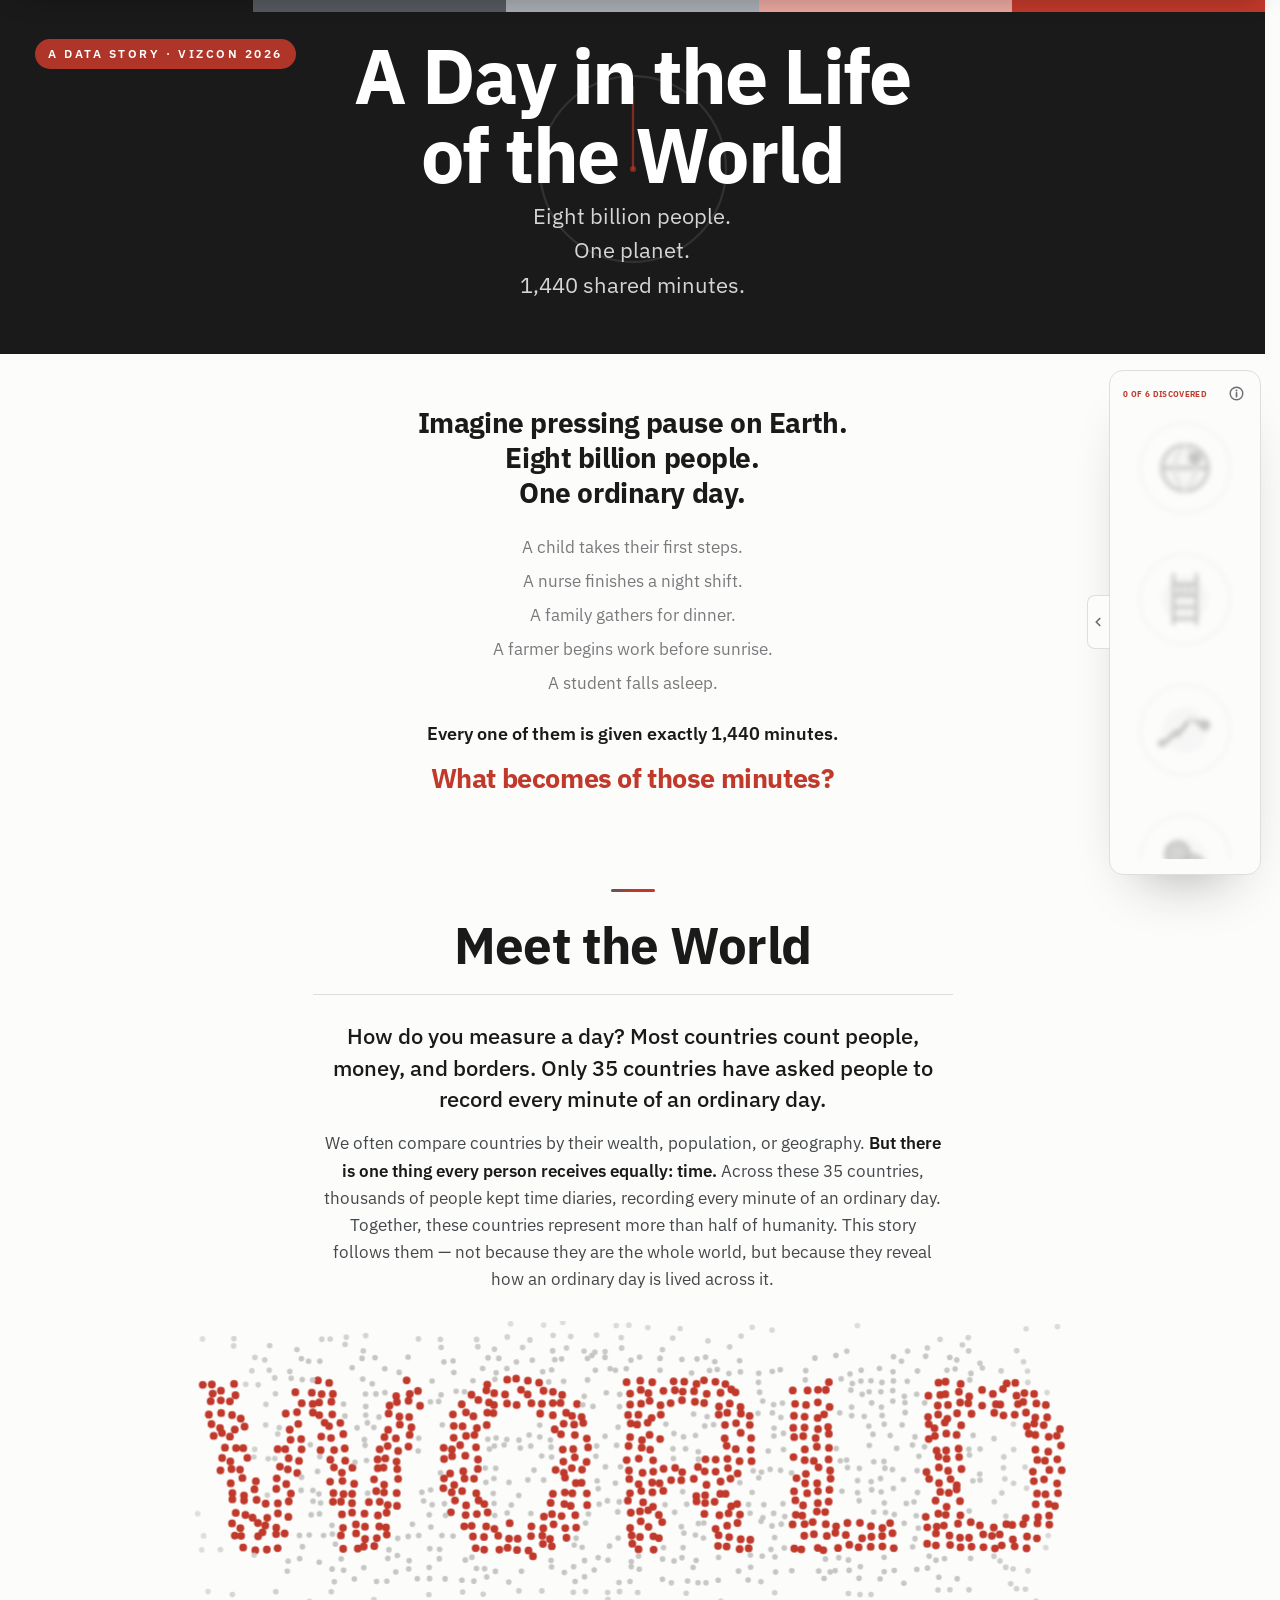
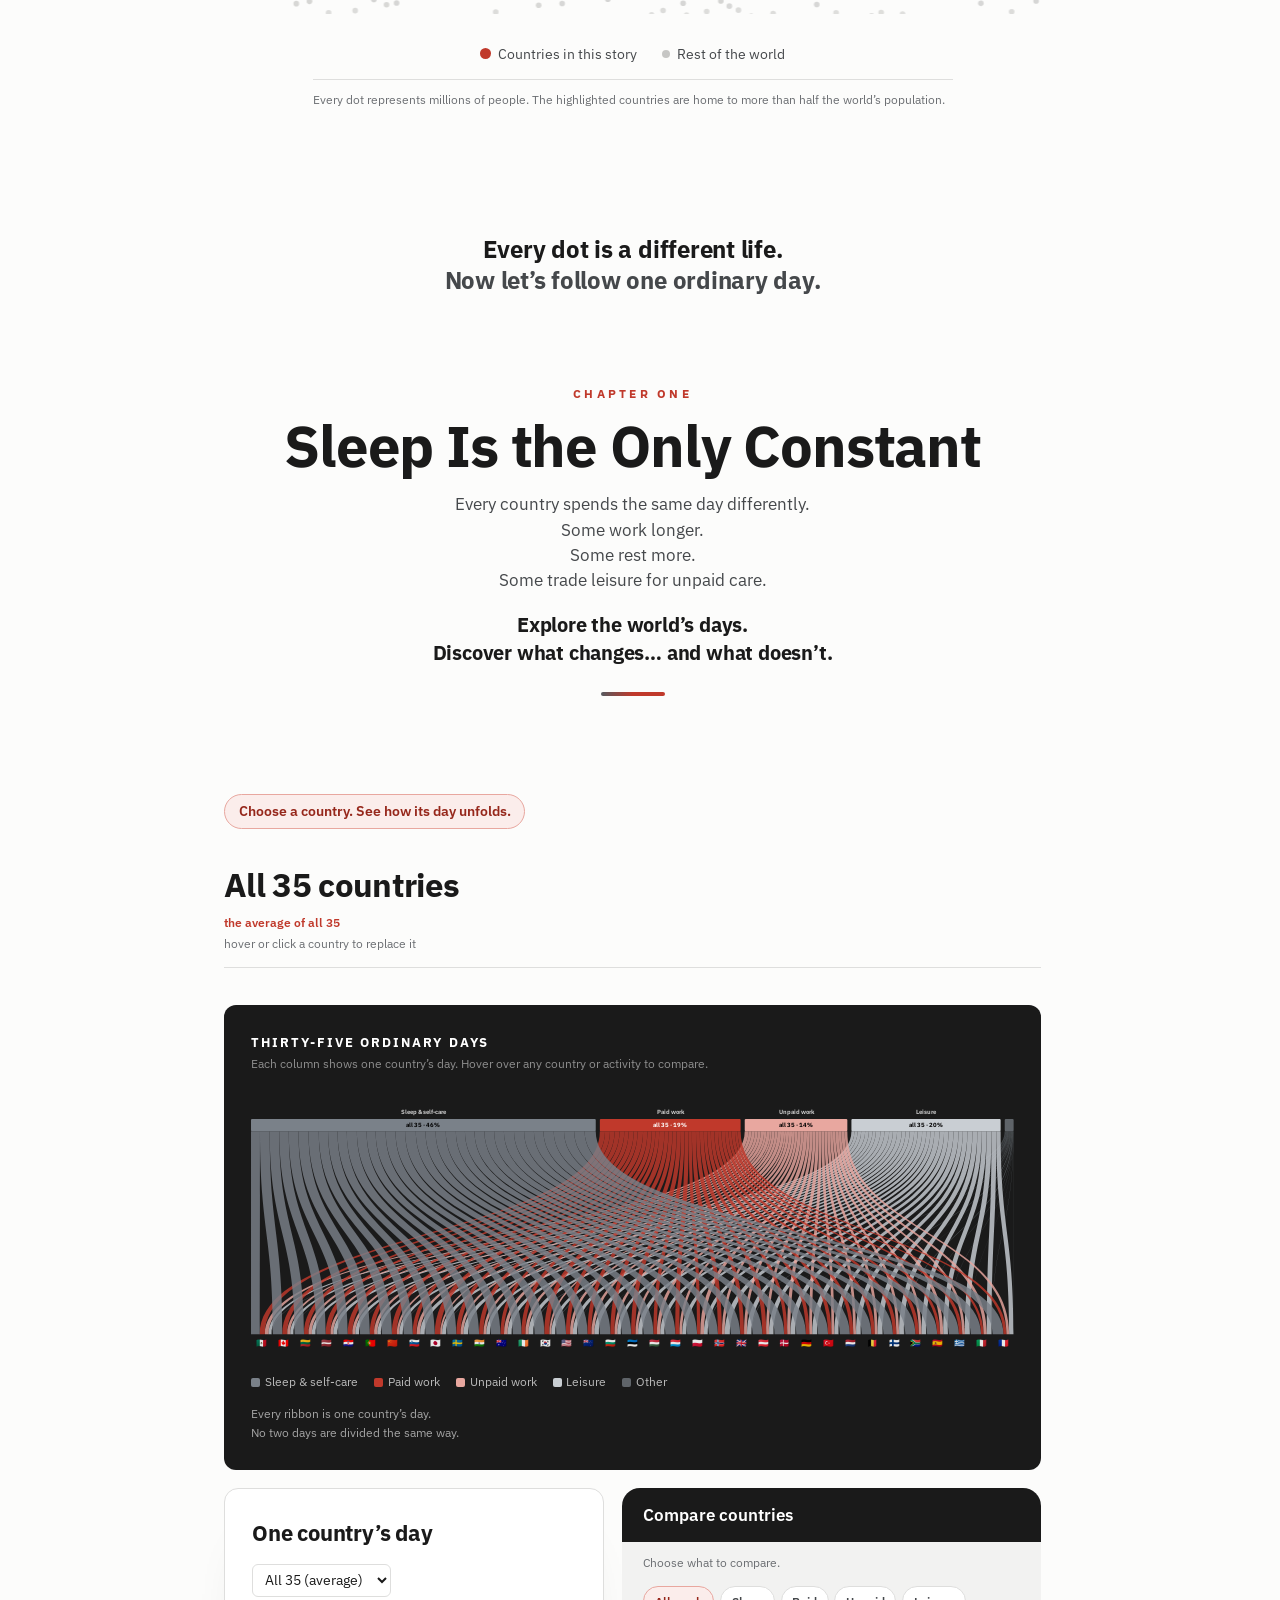
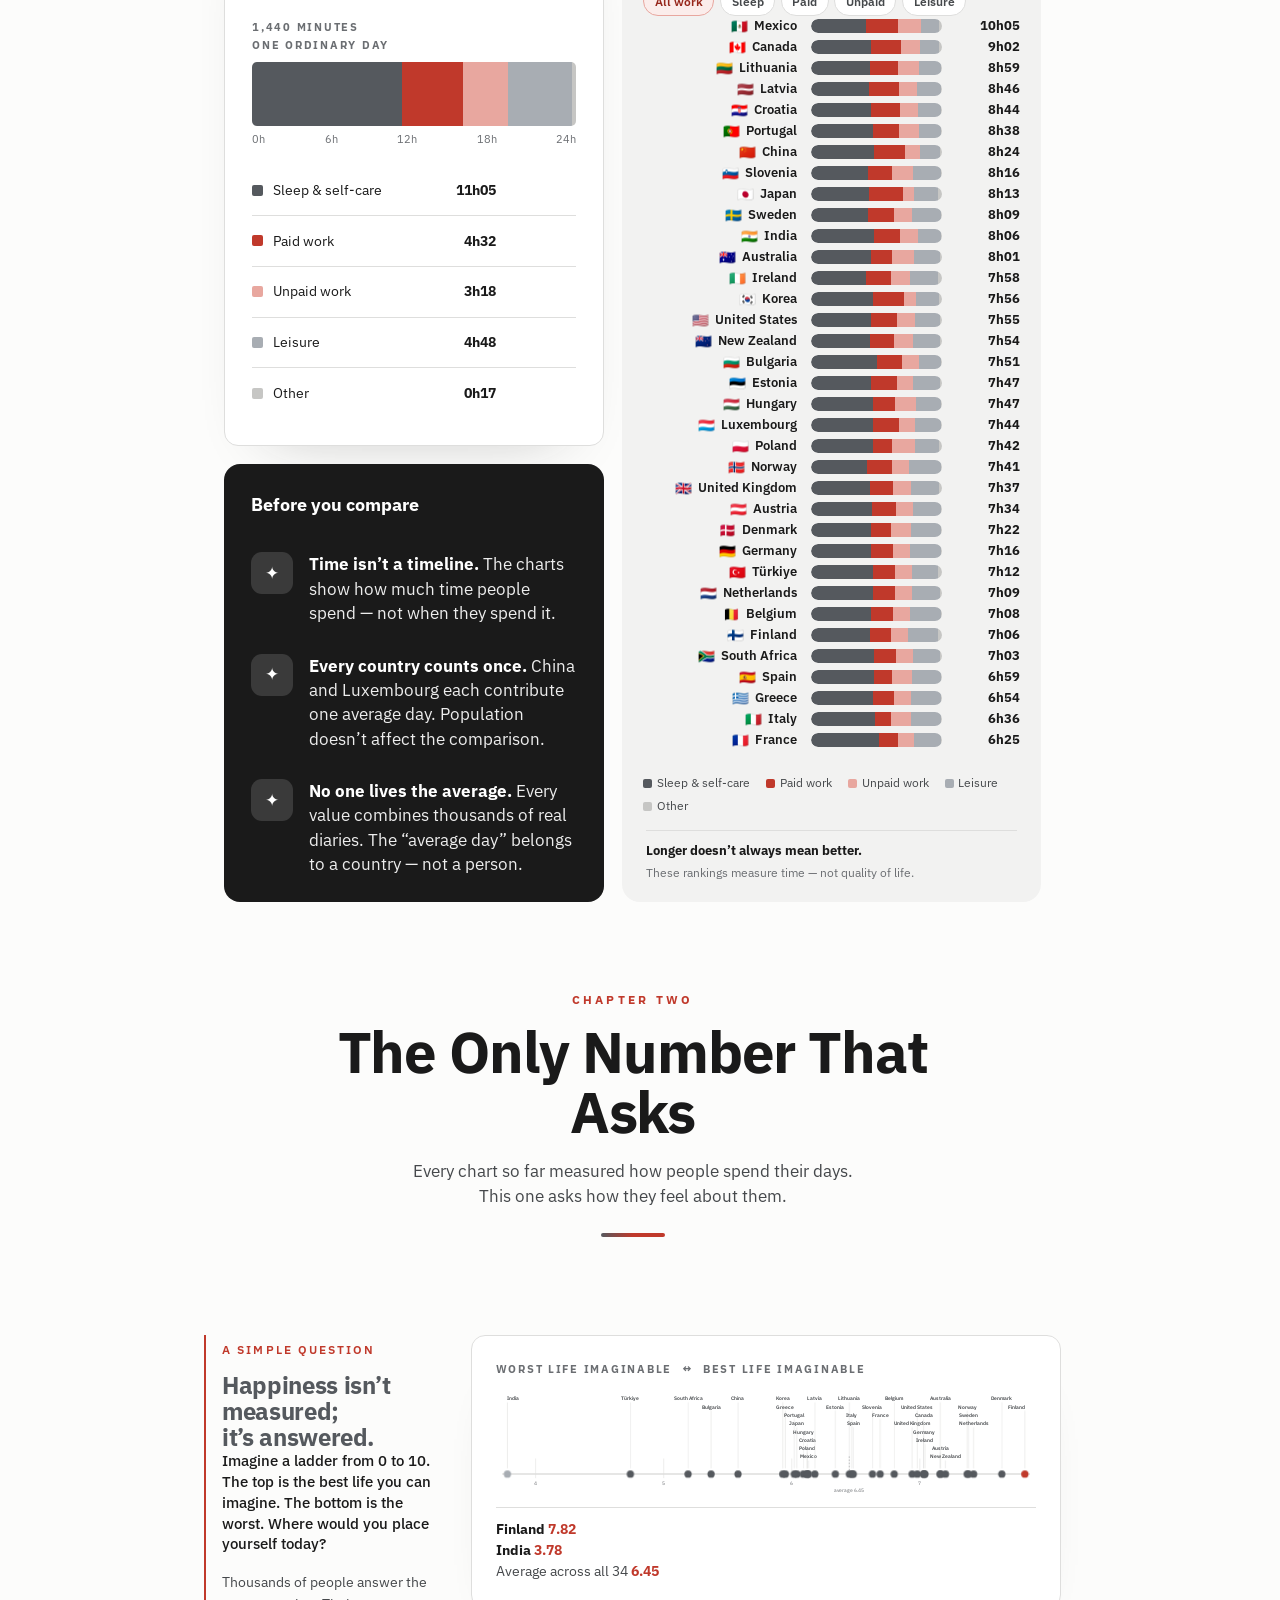
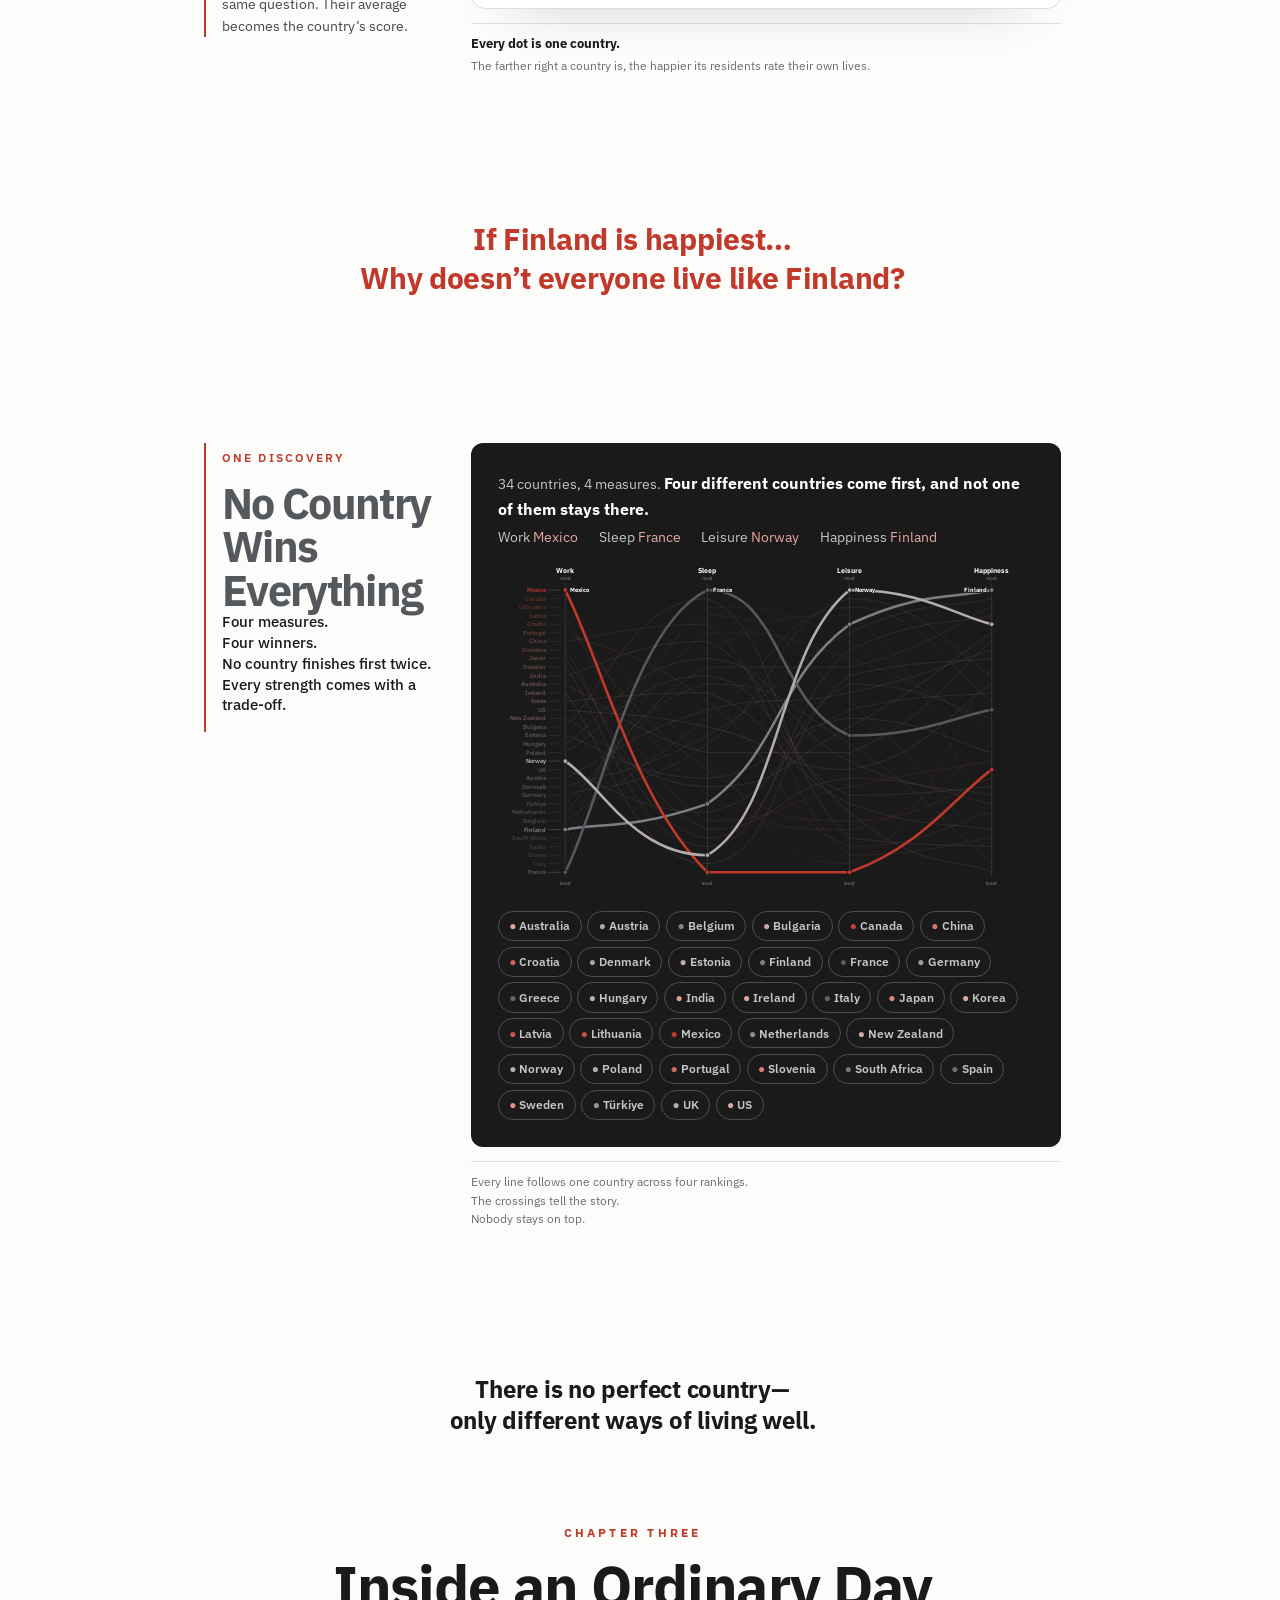
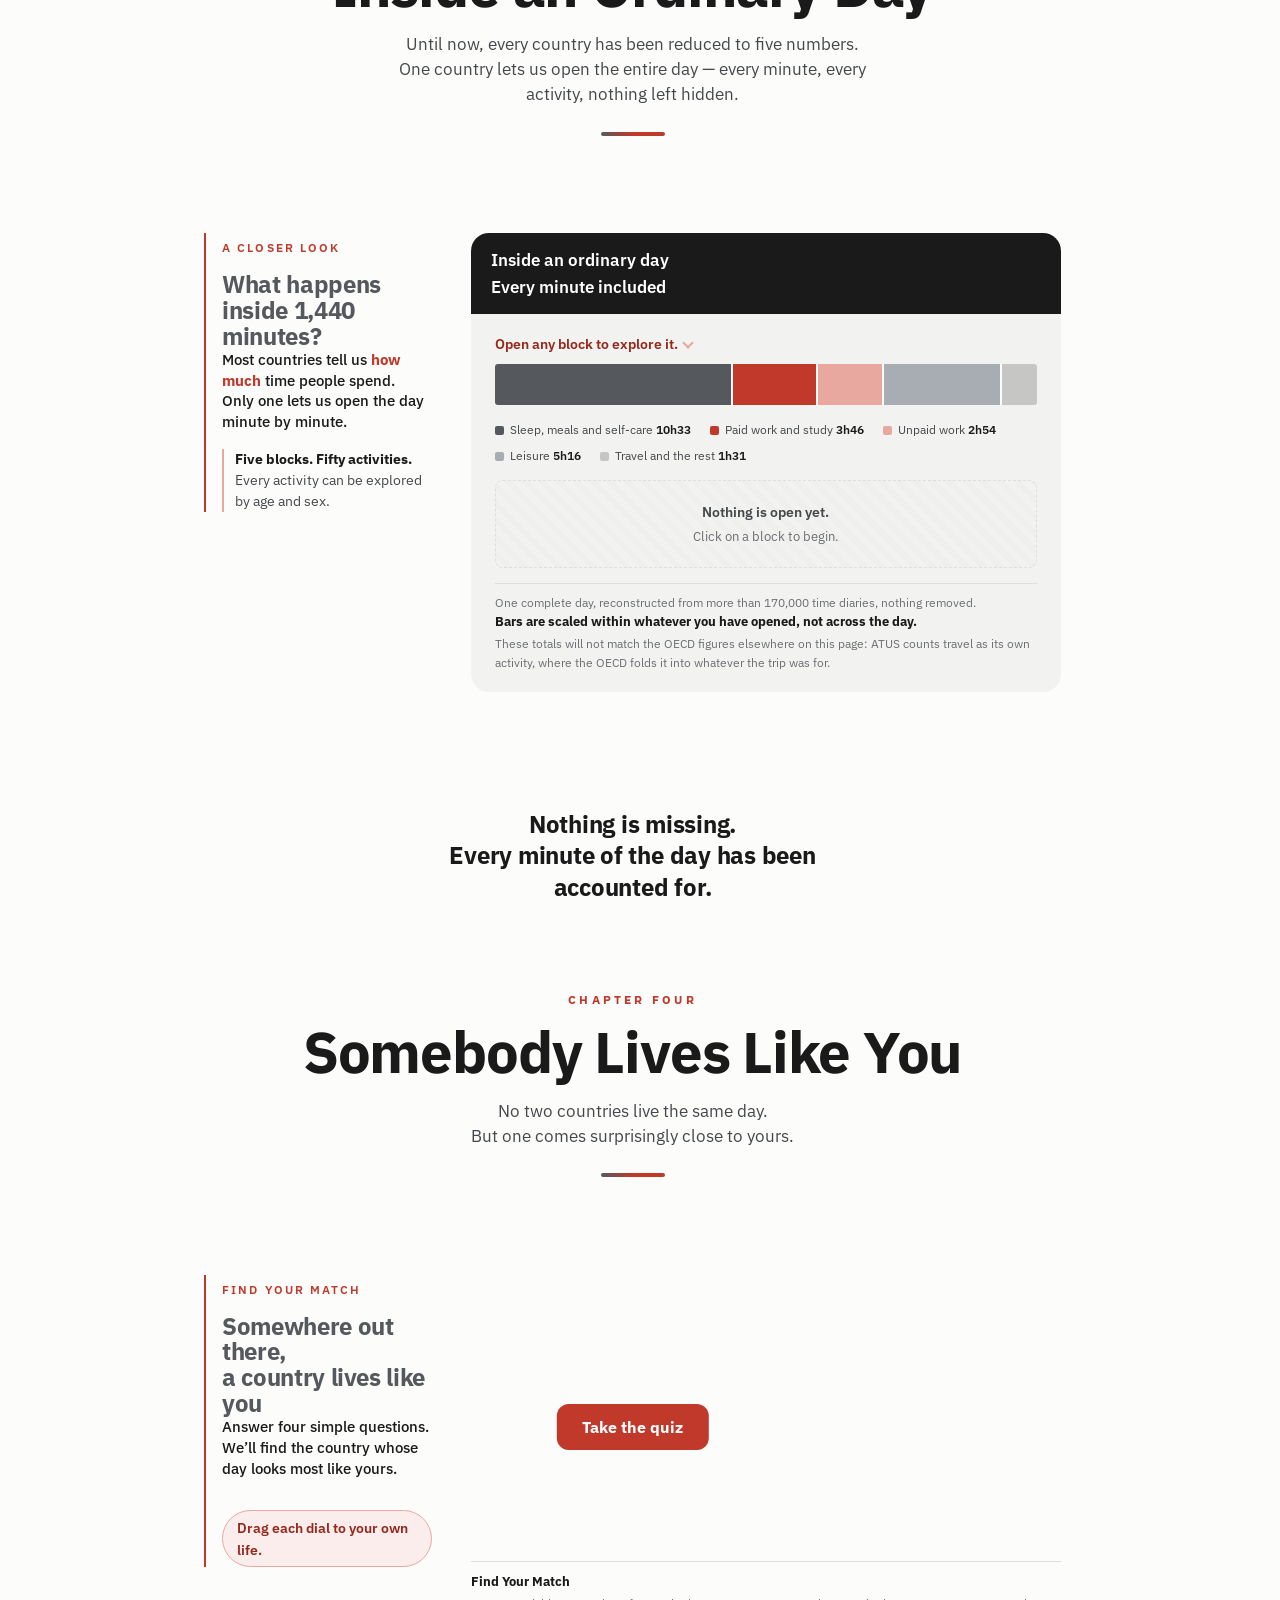
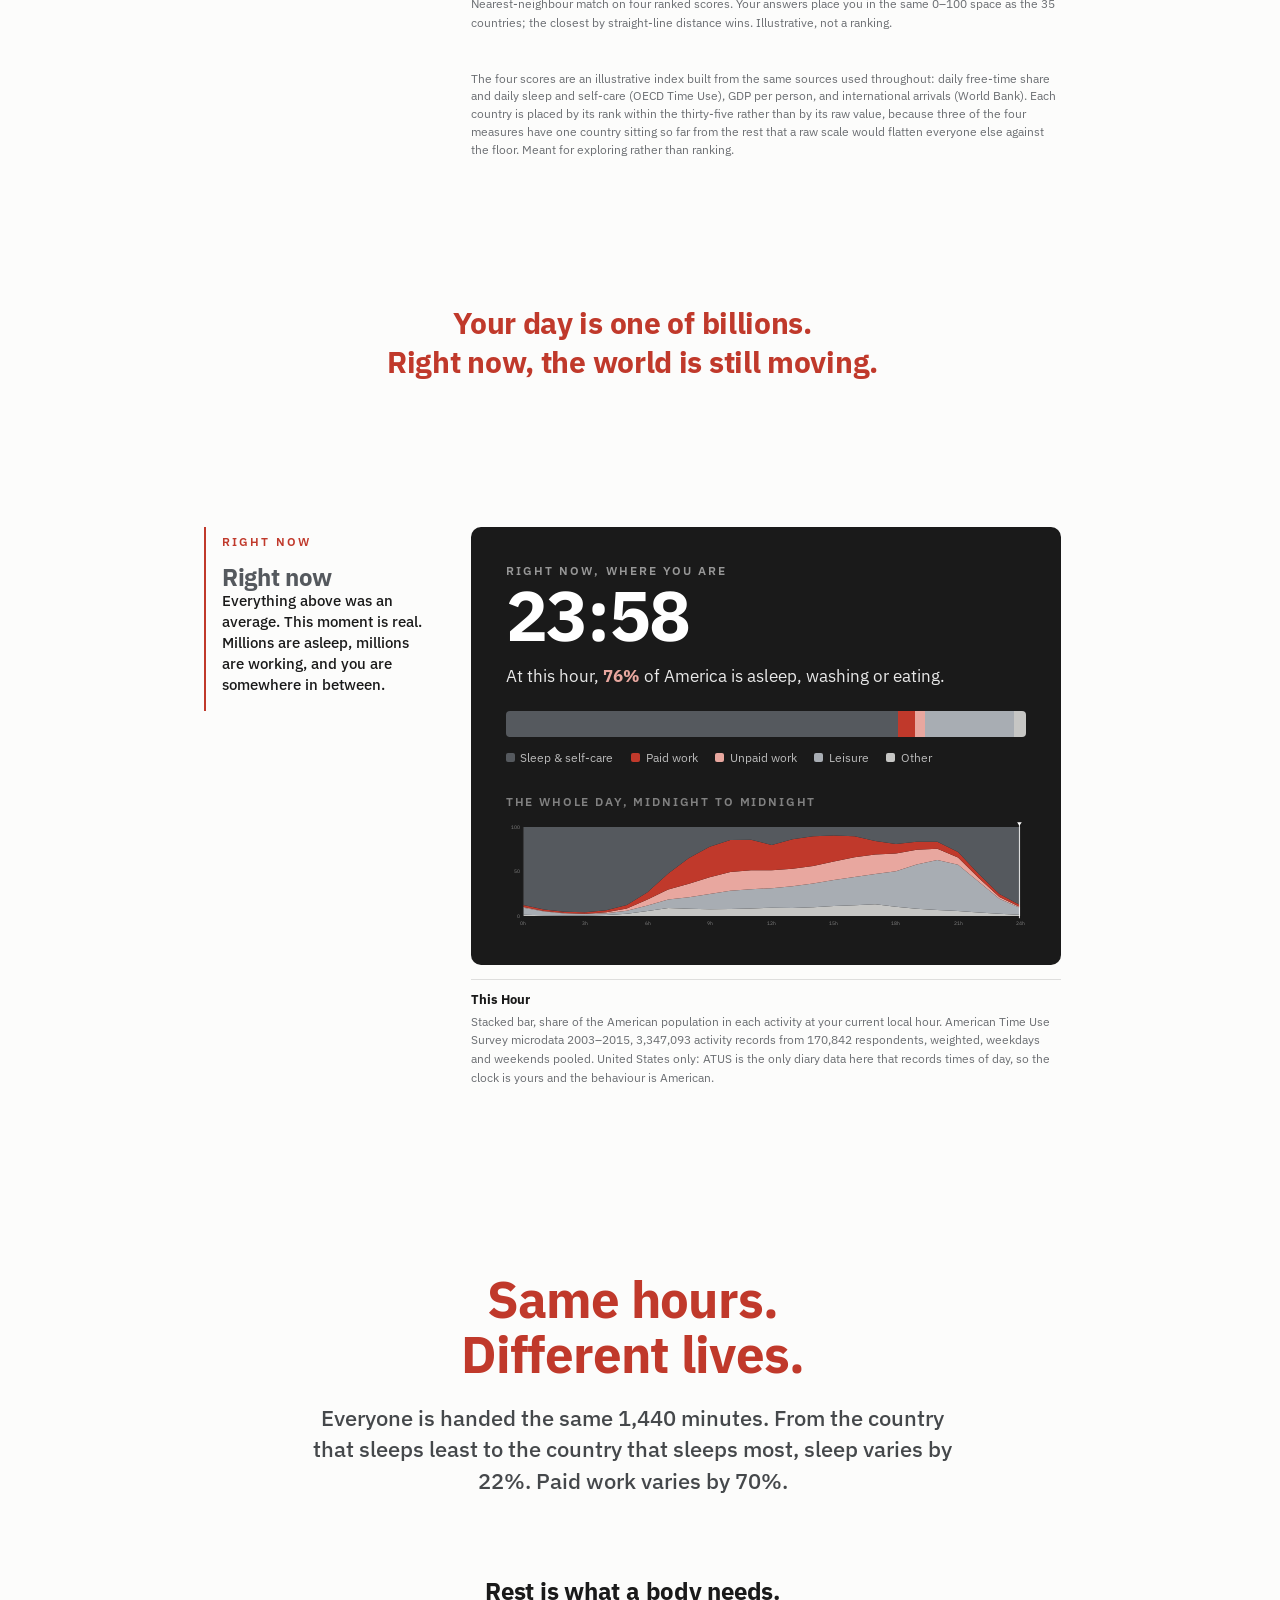
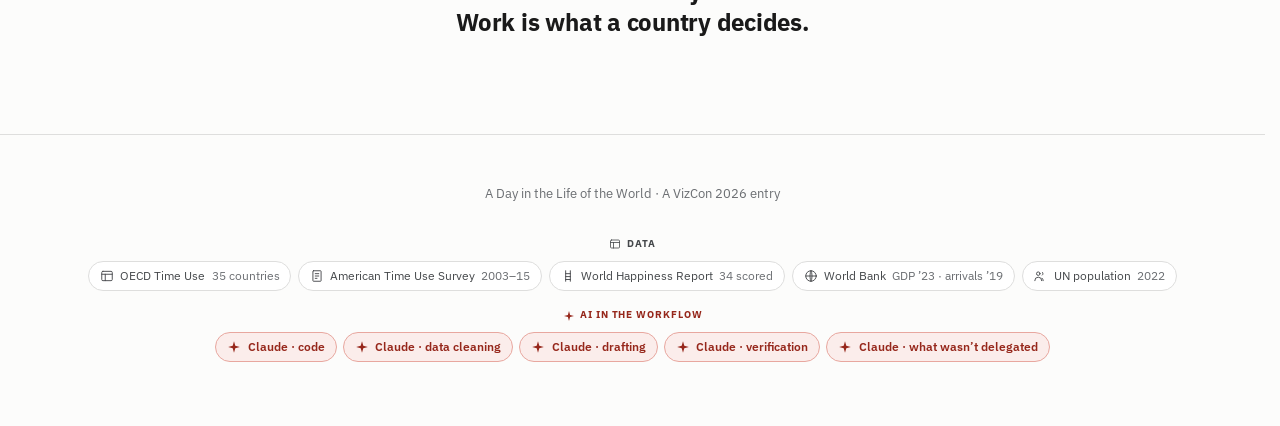
<file: index.html>
<!DOCTYPE html>
<html lang="en">
<head>
    <meta charset="UTF-8">
    <meta name="viewport" content="width=device-width, initial-scale=1.0">
    <title>A Day in the Life of the World · How 35 countries spend 1,440 minutes</title>
    <!-- The description is the sentence a search result or a shared link shows, and it
         gets one job: say what the data is and how big it is, because "a day in the life"
         alone could be anything. The og: pair repeats title and description rather than
         inheriting them — no crawler is required to fall back to <title>. No og:image:
         there is no static preview image to point at, and a broken one renders worse
         than none. -->
    <meta name="description" content="A scrollytelling data story: how 35 countries spend
        the same 1,440 minutes, built from OECD time-use diaries, the World Happiness
        Report and 170,842 American Time Use Survey respondents.">
    <meta name="author" content="A VizCon 2026 entry">
    <meta property="og:type" content="article">
    <meta property="og:title" content="A Day in the Life of the World">
    <meta property="og:description" content="Eight billion people. One planet.
        1,440 shared minutes. How 35 countries spend the same day.">
    <!-- The tab mark: the cover's own clock, so the tab and the page are one object
         instead of the default globe, which says "a website" and nothing else.

         Three files rather than one, because no single format covers everything. The SVG
         is what modern browsers take, and it stays sharp at any size a tab strip, a
         bookmark bar or a hi-dpi display asks for. The 32px PNG is the fallback for
         browsers that ignore rel="icon" with an SVG type — Safari until recently, and
         anything older. apple-touch-icon is the 180px one iOS uses when the page is added
         to a home screen; without it iOS screenshots the page and uses that, which at
         icon size is an unreadable grey rectangle.

         All three are the same drawing. Sizes on the PNG are declared so a browser picks
         rather than guesses, and the SVG is listed first: the first usable match wins. -->
    <link rel="icon" href="favicon.svg" type="image/svg+xml">
    <link rel="icon" href="favicon-32.png" sizes="32x32" type="image/png">
    <link rel="apple-touch-icon" href="apple-touch-icon.png">
    <link rel="stylesheet" href="css/style.css">
</head>
<body>
    <div class="top-banner" aria-hidden="true"><span></span><span></span><span></span><span></span><span></span></div>

    <!-- Every chart on this page is drawn by script into an empty container, so with
         JavaScript off the prose all reads and twenty chart areas are simply blank.
         Saying so is better than leaving a reader to wonder whether the page is broken
         or still loading. Placed first in the body so it is the first thing read, and it
         costs nothing when script runs: <noscript> renders nothing at all then. -->
    <noscript>
        <p class="noscript-note">This story’s charts are drawn in the browser with
            JavaScript, which is currently turned off — the writing below will read
            normally, but the charts will be blank. Turning JavaScript on restores
            them.</p>
    </noscript>

    <!-- Slides in as the cover scrolls away, so the title stays available.
         aria-hidden because the <h1> below already announces the same words. -->
    <div class="title-bar" aria-hidden="true"><span>A Day in the Life of the World</span></div>

    <!-- ═══ COVER ═══════════════════════════════════════════ -->
    <header class="cover">
        <p class="cover-kicker">A data story · VizCon 2026</p>
        <svg class="cover-clock" viewBox="0 0 300 300" aria-hidden="true" id="cover-clock"></svg>
        <div class="cover-center">
            <h1 class="cover-title">A Day in the Life<br>of the World</h1>
            <p class="cover-sub">Eight billion people.<br>One planet.<br>1,440 shared minutes.</p>
        </div>

    </header>

    <main>
        <!-- ═══ INTRODUCTION ════════════════════════════════ -->
        <!-- Sits between the cover and the dot field: five lives happening at once,
             then the question the rest of the page answers. No .sec-exit here — the
             cover already hands off to the opener's exit group, and two consecutive
             shrink-and-fade groups read as a stutter. Just .reveal, like the rest.
             Every line is separately anchored in COPY.md so the wording round-trips. -->
        <section class="section center reveal" id="sec-intro">
            <p class="intro-open">Imagine pressing pause on Earth.<br>Eight billion people.<br>One ordinary day.</p>
            <!-- The five fade in one after another rather than arriving with the
                 section. They are five things happening at the same moment, and
                 five lines appearing at once reads as a list being displayed;
                 staggered, it reads as lives being noticed one by one. Staggered
                 in CSS off .in on the section, so nothing here needs a hook. -->
            <ul class="intro-lives">
                <li class="intro-life">A child takes their first steps.</li>
                <li class="intro-life">A nurse finishes a night shift.</li>
                <li class="intro-life">A family gathers for dinner.</li>
                <li class="intro-life">A farmer begins work before sunrise.</li>
                <li class="intro-life">A student falls asleep.</li>
            </ul>
            <p class="intro-count">Every one of them is given exactly 1,440 minutes.</p>
            <p class="intro-ask">What becomes of those minutes?</p>
        </section>

        <!-- ═══ OPENER · PEOPLE DOT-FIELD ═══════════════════ -->
        <section class="section center reveal" id="sec-people">
            <!-- .sec-exit is the group that shrinks and fades on the way out, the
                 same handoff the cover makes. It sits inside the section so it does
                 not clash with the .reveal transition on the section itself. -->
            <div class="sec-exit">
                <!-- No .sec-num here any more: the eyebrow used to read "Meet the World"
                     and that is now the title itself. The rule above it marks the start
                     of an act: everything before this is the premise, and the story
                     begins here. Same gradient as a .chapter-rule, smaller. -->
                <div class="act-rule" aria-hidden="true"></div>
                <h2 class="sec-title">Meet the World</h2>
                <hr class="rule">
                <p class="lead">How do you measure a day? Most countries count people, money, and
                    borders. Only 35 countries have asked people to record every
                    minute of an ordinary day.</p>
                <!-- One sentence carries the whole project, and it is this one: every
                     comparison on the page after it depends on time being the thing
                     everybody gets the same amount of. Bolded so a reader who scans
                     this paragraph and nothing else still leaves with the premise. The
                     rest of the paragraph is scope — who is in the sample and why —
                     and scope does not need to be the loudest thing here. -->
                <p class="body">We often compare countries by their wealth, population, or geography.
                    <strong>But there is one thing every person receives equally: time.</strong> Across these 35
                    countries, thousands of people kept time diaries, recording every minute of an
                    ordinary day. Together, these countries represent more than half of
                    humanity. This story follows them — not because they are the whole world, but
                    because they reveal how an ordinary day is lived across it.</p>

                <!-- the field leads the section: visual first, explanation after.

                     role="img" with a label, because a bare <canvas> is announced as
                     nothing at all: the dots carry the one idea that these 35 countries
                     are over half of humanity, and a screen reader had no way to reach
                     it. The figure is in the label rather than only in the caption below,
                     so the chart states its own point the way a sighted reader gets it
                     from the shape. The drifting dots themselves are decoration and are
                     not described — the count is what matters. -->
                <div class="df-stage"><canvas id="df-canvas" role="img"
                        aria-label="Every dot is millions of people. The highlighted dots
                            are the 35 countries in this story, together more than half
                            the world's population."></canvas></div>

                <div class="df-legend">
                    <span class="df-key"><i class="on"></i>Countries in this story</span>
                    <span class="df-key"><i class="off"></i>Rest of the world</span>
                </div>

                <p class="fig-cap">Every dot represents millions of people.
                    The highlighted countries are home to more than half the world’s population.</p>
            </div>

        </section>

        <!-- A sibling of the sections, never a child of one. Every section carries
             .reveal, which animates a transform, and a transformed ancestor becomes
             the containing block for anything position:fixed inside it — which would
             pin the rail to the opener instead of the viewport. Out here it is free.
             Wide screens make it a rail fixed to the right edge that follows the
             reader; narrow ones leave it in the flow, straight after the opener.
             Filled by initBadges() in js/app.js. -->
        <aside class="badges" id="badges" aria-label="Your discoveries">
            <div class="badges-head">
                <span class="badges-title">Your discoveries</span>
                <!-- Placeholder only: Badges.paint() overwrites this from BADGES.length,
                     so the number here just has to be right before the script runs. -->
                <span class="badges-count" id="badge-count">0 of 6 discovered</span>
                <!-- The rules of the game, behind an i: worth reading once, not worth a
                     standing paragraph in a panel this size.

                     Read on hover, not on click. It used to be a disclosure that
                     unhid the note in the flow, which pushed the whole tray down the
                     rail — so the act of asking what the badges are moved the badges.
                     Now the note floats out of the flow and nothing else shifts, which
                     is why it is aria-describedby rather than aria-expanded: it is a
                     description of this button, not a region the button owns.

                     It sits HERE, in .badges-head, and not in .badges-body where it
                     used to: that element is overflow:hidden at rail widths so it can
                     animate its own collapse, and it would have clipped the panel. -->
                <button class="badges-info" id="badges-info" type="button"
                        aria-describedby="badges-note"
                        aria-label="How discoveries work">
                    <svg viewBox="0 0 16 16" aria-hidden="true">
                        <circle cx="8" cy="8" r="6.7" fill="none" stroke="currentColor" stroke-width="1.5"/>
                        <path d="M8 7.2v4.1" fill="none" stroke="currentColor" stroke-width="1.8"
                              stroke-linecap="round"/>
                        <circle cx="8" cy="4.7" r="1.05" fill="currentColor"/>
                    </svg>
                </button>
                <!-- Immediately after the button on purpose: the CSS shows it with an
                     adjacent-sibling selector, so the two cannot drift apart. -->
                <!-- The last sentence used to read "One of them isn't hidden in a chart at
                     all", pointing at the secret badge in the cover dot field. That badge
                     is gone, so the sentence would have been pointing at nothing. -->
                <p class="badges-note" id="badges-note" role="tooltip">Hidden throughout this story
                    are six discoveries. Explore the charts, hover over countries, answer
                    questions, and follow the data. Every discovery reveals an insight that appears
                    nowhere else. The last one is buried four levels deep.</p>
            </div>
            <div class="badges-body" id="badges-body">
                <!-- The tray is the whole body. A .badges-foot held a "Start over"
                     button under it, appearing once there was a collection to clear.
                     Removed: it was the one control in the panel that undid the
                     reader's own progress, sitting directly under the medals it would
                     erase, and a rail whose job is to show what you have found should
                     not offer to take it away. Closing the tab still clears it. -->
                <ul class="badge-tray" id="badge-tray"></ul>
            </div>
            <!-- The way out, and the way back.

                 A sibling of the head rather than a child of it, because the panel
                 no longer folds downward — it slides off the right edge of the
                 screen, and everything inside it goes with it. This is the one part
                 that has to stay behind, so it hangs off the panel's left edge on
                 its own and rides out to the screen edge as a thumb tab.

                 aria-controls points at the whole aside now, not just the body: what
                 the button hides is the panel, not a region within it. -->
            <button class="badges-toggle" id="badges-toggle" type="button"
                    aria-expanded="true" aria-controls="badges"
                    aria-label="Hide the collection">
                <svg viewBox="0 0 16 16" aria-hidden="true">
                    <path d="M10 4 6 8l4 4" fill="none" stroke="currentColor"
                          stroke-width="2" stroke-linecap="round" stroke-linejoin="round"/>
                </svg>
            </button>
        </aside>

        <!-- One beat between the field and Chapter One. The opener ends on a caption
             about population and the chapter mark opens on how countries spend a day,
             so the reader crossed that seam without being told what the dots were for.
             This says it: the field was never about population, it was about who we are
             going to follow.

             Deliberately the small .beat, not .beat.ask — the chapter mark two lines
             below closes with its own invitation, and two accent questions that close
             together read as one stuttering headline. That is why the earlier line here
             was cut; this one states rather than asks, so it does not collide.

             Note this stops `.badges:has(+ .chapter-mark)` from matching, so the tray
             keeps its full bottom padding — the beat's own margin now carries the seam. -->
        <p class="beat reveal">Every dot is a different life.<br><span class="beat-soft">Now
            let&rsquo;s follow one ordinary day.</span></p>

        <!-- ═══ CHAPTER ONE · HOW WE LIVE ═══════════════════ -->
        <div class="chapter-mark reveal">
            <span class="chapter-eyebrow">Chapter One</span>
            <h2 class="chapter-name">Sleep Is the Only Constant</h2>
            <!-- Four short lines rather than a paragraph, and deliberately no figures:
                 the blurb names the variation and lets the title hint at the constant,
                 so the braid below is the first thing to actually state it. This is the
                 one chapter mark whose lines are hard-broken, because they are written
                 as a staccato run and reflowing them into a block loses the rhythm. -->
            <p class="chapter-blurb">Every country spends the same day differently.<br>
                Some work longer.<br>
                Some rest more.<br>
                Some trade leisure for unpaid care.</p>
            <p class="chapter-ask">Explore the world&rsquo;s days.<br>
                Discover what changes&hellip; and what doesn&rsquo;t.</p>
            <div class="chapter-rule"></div>
        </div>

        <!-- ═══ 0 · THE CHAPTER AT A GLANCE ═════════════════ -->
        <!-- States the chapter before the sections argue it: all 35 days as ribbons,
             the same-clock card, and a sortable ranking, with one selection driving
             all three. Built by js/glance.js.

             EVERY id IN HERE IS gl- PREFIXED ON PURPOSE. #sec-day below owns
             dc-bar / dc-rows / dc-foot / dc-who, and app.js's initDayCard() resolves
             those with an unscoped document.getElementById. This section is EARLIER in
             the document, so sharing those ids would hand app.js this card's elements
             and leave #sec-day rendering nothing at all.

             The ranking uses .gl-row rather than .rank-row for the same reason in CSS:
             .rank-row is the static grid #work-rank and #rest-rank use, while these
             rows are absolutely positioned so they can animate between sort orders. -->
        <section class="section reveal" id="sec-glance">
            <!-- No eyebrow, title, lead or body here. The chapter mark directly above
                 already names the chapter and states its finding, so a second heading and
                 two more paragraphs restated it. The pill stays, because nothing else
                 tells a reader the panels respond to a pointer. It no longer spells out
                 the Escape key: #gl-pinnote says "click it again, or press Escape, to
                 release" the moment something is actually pinned, which is where that
                 instruction is any use.

                 This is also where the computed 46% / 22% / 70% lived. Those three slots
                 are gone with the paragraph; glance.js writes each only if its element
                 exists, so restoring the copy is enough to bring them back. -->
            <span class="howto">Choose a country. See how its day unfolds.</span>

            <div class="gl-who" id="gl-who"></div>
            <p class="gl-pinnote" id="gl-pinnote"></p>

            <div class="gl-grid">
                <!-- ── the braid, full width, the one dark chart ground ─────────── -->
                <div class="gl-full">
                    <div class="pc-panel">
                        <h3>Thirty-Five Ordinary Days</h3>
                        <p class="sub">Each column shows one country&rsquo;s day. Hover over any
                            country or activity to compare.</p>
                        <div id="gl-braid"></div>
                        <div class="gl-key" id="gl-key-braid"></div>
                        <!-- No caption under the braid. It read "Every country has the same
                             1,440 minutes. Only how those minutes are divided changes.", which
                             #gl-braid-note directly above already ends by saying.

                             NOTE: nothing in this section now names its source. The OECD line
                             that used to carry it sat under #sec-day's day card, and went when
                             that section was cut. Chapter One is built entirely from one OECD
                             extract and is cited only in the footer's Sources line. -->
                        <p class="gl-note" id="gl-braid-note"></p>
                    </div>
                </div>

                <!-- ── the same clock, with the caveats beneath it ──────────────── -->
                <div>
                    <div class="dc-card">
                        <div class="dc-top">
                            <!-- The panel is titled, not the selection: the live country name is
                                 already set in large type in .gl-who above, and the <select> shows
                                 it a third time. -->
                            <span class="dc-who">One country&rsquo;s day</span>
                            <label class="dc-pick">
                                <span class="vh">Choose a country</span>
                                <select id="gl-dc-pick" aria-label="Choose a country"></select>
                            </label>
                        </div>
                        <p class="dc-lab">1,440 minutes<br>One ordinary day</p>
                        <div class="dc-bar" id="gl-dc-bar" role="img"
                             aria-label="How this country’s 24 hours divide across sleep, work and leisure"></div>
                        <div class="dc-scale"><span>0h</span><span>6h</span><span>12h</span><span>18h</span><span>24h</span></div>
                        <div class="dc-rows" id="gl-dc-rows"></div>
                        <p class="dc-foot" id="gl-dc-foot"></p>
                    </div>

                    <!-- The caveats sit under the card whose numbers they qualify, rather than
                         in a strip at the foot of the sheet where a reader meets them after
                         they have already misread everything. -->
                    <!-- Each row now opens with its point in one short sentence and explains
                         it after, rather than making the reader parse a full sentence to find
                         the caveat. <strong> is the existing emphasis inside .callout-row, so
                         no new class was needed. -->
                    <div class="callout" style="margin-top:18px">
                        <p class="callout-head">Before you compare</p>
                        <div class="callout-row"><span class="callout-ic">&#10022;</span>
                            <p><strong>Time isn&rsquo;t a timeline.</strong> The charts show how much
                                time people spend &mdash; not when they spend it.</p></div>
                        <div class="callout-row"><span class="callout-ic">&#10022;</span>
                            <p><strong>Every country counts once.</strong> China and Luxembourg each
                                contribute one average day. Population doesn&rsquo;t affect the
                                comparison.</p></div>
                        <div class="callout-row"><span class="callout-ic">&#10022;</span>
                            <p><strong>No one lives the average.</strong> Every value combines
                                thousands of real diaries. The &ldquo;average day&rdquo; belongs to a
                                country &mdash; not a person.</p></div>
                    </div>
                </div>

                <!-- ── the ordering, the panel you can read precisely ───────────── -->
                <div>
                    <div class="day-card">
                        <div class="card-head">Compare countries</div>
                        <p class="card-sub">Choose what to compare.</p>
                        <div class="gl-pills" id="gl-pills"></div>
                        <div class="gl-rank" id="gl-rank"></div>
                        <div class="gl-key" id="gl-key-rank"></div>
                        <!-- No <br>. .fig-cap b is display:block with its own bottom margin,
                             which is how every other caption on the page sets a lead line. -->
                        <p class="fig-cap"><b>Longer doesn&rsquo;t always mean better.</b>
                            These rankings measure time &mdash; not quality of life.</p>
                    </div>
                </div>
            </div>
        </section>

        <!-- ═══ CHAPTER TWO · WHAT THE DAY BUYS ═════════════ -->
        <div class="chapter-mark reveal">
            <span class="chapter-eyebrow">Chapter Two</span>
            <h2 class="chapter-name">The Only Number That Asks</h2>
            <!-- "And somehow, that answer follows patterns we can measure" used to close this.
                 It was pointing at the GDP scatter, which is gone, so the chapter no longer
                 promises a pattern it does not go on to show. -->
            <p class="chapter-blurb">Every chart so far measured how people spend their days.<br>
                This one asks how they feel about them.</p>
            <div class="chapter-rule"></div>
        </div>

        <!-- ═══ 4 · FIRST MEASURE: HAPPINESS ════════════════ -->
        <!-- One measure per section, both drawn by the same initMetricStrip()
             in js/app.js, so the reader learns the chart once and reads it twice. -->
        <section class="section notes reveal" id="sec-happy">
            <div class="txt">
                <span class="sec-num">A simple question</span>
                <h2 class="sec-title">Happiness isn&rsquo;t measured;<br>it&rsquo;s answered.</h2>
                <hr class="rule">
                <!-- Flowed, not hard-broken, and that is measured rather than preferred: this
                     sticky column is 228px wide at desktop, while these sentences need 206, 268,
                     165, 266, 328 and 295px. Four of the six would wrap anyway, so authored
                     breaks would only add a second, ragged set of them. The rank section below
                     keeps its breaks because its lines are short enough to hold. -->
                <p class="lead">Imagine a ladder from 0 to 10. The top is the best life you can
                    imagine. The bottom is the worst. Where would you place yourself today?</p>
                <p class="body">Thousands of people answer the same question. Their average becomes
                    the country&rsquo;s score.</p>
            </div>

            <div class="viz">
                <div class="mt-stage">
                    <!-- The ladder's two ends in words, which is what respondents were actually
                         asked. Dropping the 0 and the 10 also settles a correctness problem the
                         numbered version had: this axis is cropped to the range of these 34
                         countries, so its ends are India at 3.78 and Finland at 7.82. Naming the
                         directions rather than the endpoints is both plainer and true. -->
                    <p class="mt-lab">Worst Life Imaginable &nbsp;&harr;&nbsp; Best Life Imaginable</p>
                    <div class="mt-strip" id="mt-happy"></div>
                    <p class="mt-read" id="mt-happy-read"></p>
                </div>
                <p class="fig-cap" id="mt-happy-cap"></p>
                <!-- No source note here either. Most of what it said now lives in the narrative:
                     the lead explains the ladder ("Imagine a ladder from 0 to 10… where would you
                     place yourself today?"), the label names both ends, and the footer's Sources
                     line carries the World Happiness Report citation and the note that Luxembourg
                     has no score.

                     The one thing no longer stated anywhere: this axis is cropped to the range of
                     the 34 countries rather than running the full 0–10, so India's mark at the far
                     left is 3.78 and not the worst life imaginable. The printed ticks start at 4,
                     which is the only remaining hint. -->

            </div>
        </section>

        <!-- The GDP-against-happiness scatter stood here, "Feelings follow the money…
             more than you'd expect", with r = +0.91 over 34 countries. Removed with the
             income argument: Chapter Two now goes from the happiness strip straight to
             the rankings, and asks what a day buys without pricing it.

             initMoneyMood(), the .sc-dot/.sc-fit/.sc-name styles and the "Off the Line"
             badge went with it, taking the collection from eight to seven; "Jet Lagged"
             then went by request, which is why it is six.
             GDP itself is still in the data and still drives the quiz's Income axis. -->

        <!-- The hinge the scatter used to be, and the hook into the rankings. It replaced
             "Happiness gives us one answer. / But no single measure tells us where life is
             best." — which answered itself. This one does not, on purpose: nothing follows it
             but the chart.

             .beat.ask, because .beat is ink by its own reasoning ("it states rather than
             asks") and this asks. The modifier switches the colour and nothing else. -->
        <p class="beat ask reveal">If Finland is happiest&hellip;<br>
            Why doesn&rsquo;t everyone live like Finland?</p>

        <!-- ═══ 6 · NOBODY LEADS EVERYWHERE ═════════════════ -->
        <section class="section notes reveal" id="sec-ranks">
            <div class="txt">
                <span class="sec-num">One discovery</span>
                <h2 class="sec-title">No Country Wins Everything</h2>
                <hr class="rule">
                <!-- Four lines and no paragraph. The four winners were named here a moment ago,
                     but #pc-read inside the panel already prints "Work Mexico · Sleep France ·
                     Leisure Norway · Happiness Finland" a few inches to the right, so the column
                     was restating the chart's own readout. It states the rule instead and lets
                     the chart supply the names. There is no .body: this is the whole column. -->
                <p class="lead">Four measures.<br>
                    Four winners.<br>
                    No country finishes first twice.<br>
                    Every strength comes with a trade-off.</p>
            </div>

            <div class="viz">
                <div class="pc-panel">
                    <div class="pc-read" id="pc-read"></div>
                    <div class="pc-chart" id="pc-chart"></div>
                    <div class="pc-pick" id="pc-pick"></div>
                </div>
                <p class="fig-cap">Every line follows one country across four rankings.<br>
                    The crossings tell the story.<br>
                    Nobody stays on top.</p>
                <!-- No source note here. It carried "Ranks are by size, not by merit: 1st on Work
                     is the longest working day, not the best one", the n=34 Luxembourg caveat and
                     the two citations. The footer's Sources line still names the OECD Time Use
                     Database and the World Happiness Report, and still says Luxembourg has no
                     score, so nothing here is uncited.

                     What is gone from the page is the ranks-are-by-size warning for THIS chart.
                     The nearest thing left is the glance sheet's ranking caption in Chapter One,
                     "Longer doesn't always mean better", which makes the same point about a
                     different chart. -->
            </div>
        </section>

        <!-- The chapter's payoff. Sits outside #sec-ranks so it reads as the chapter closing
             rather than as another note about the chart. .beat.close doubles the air around it;
             the break falls at the em dash, where the sentence turns. -->
        <p class="beat close reveal">There is no perfect country&mdash;<br>
            only different ways of living well.</p>

        <!-- ═══ CHAPTER THREE · INSIDE ONE BAR ══════════════ -->
        <div class="chapter-mark reveal">
            <span class="chapter-eyebrow">Chapter Three</span>
            <h2 class="chapter-name">Inside an Ordinary Day</h2>
            <p class="chapter-blurb">Until now, every country has been reduced to five numbers. One
                country lets us open the entire day &mdash; every minute, every activity, nothing left
                hidden.</p>
            <div class="chapter-rule"></div>
        </div>

        <!-- ═══ 7 · THE WHOLE DAY, OPENED (US ONLY) ════════ -->
        <!-- The only section on the page that leaves the OECD file. Driven by
             initDayUS() in js/app.js off data/day-us.js, which is built from the
             431 activity codes in data/time_use_atus/.

             One visualisation, three levels deep, rather than the three separate
             charts that stood here: the day as five blocks, the block as its
             activities, the activity by age and by sex. Everything below the first
             level is built on demand, so the reader earns the detail by asking for
             it — forty-four bars at equal weight was the reason this section read
             as a cluster. The age and sex figures are the same numbers the two
             deleted charts drew; they are now attached to whichever activity the
             reader chose, which is what makes them mean anything. -->
        <section class="section notes reveal" id="sec-leisure">
            <!-- Four lines, and the last one is an instruction rather than a claim.
                 This column carried three paragraphs arguing for the section before
                 the reader had seen it: why the United States, how many codes roll
                 into how many groups, which block takes what share. All of it was
                 answerable by clicking, and the interaction says it better than the
                 paragraph did. What is left is the question, the reason only one
                 country can answer it, and the way in. #du-lead and #du-body are
                 gone with the prose; the figures they printed are now reached by
                 opening a block. -->
            <div class="txt">
                <span class="sec-num">A closer look</span>
                <h2 class="sec-title">What happens inside 1,440 minutes?</h2>
                <hr class="rule">
                <p class="lead">Most countries tell us <strong>how much</strong> time people
                    spend.<br>Only one lets us open the day minute by minute.</p>
                <!-- The .howto pill that stood here said "Choose a part of the day to
                     begin", which is what #du-ask says directly above the bar — the
                     same instruction twice, and the copy in this column sat about
                     700px from the thing it referred to, pointing at nothing. The pill
                     earns its place in Chapter One and Four, where the control it
                     describes has no room for a line of its own. Here the bar does, so
                     the instruction lives with the bar and the sidebar keeps the
                     argument. -->
                <p class="dd-what">Five blocks. Fifty activities.<br>
                    <span>Every activity can be explored by age and sex.</span></p>
            </div>

            <div class="viz">
                <div class="day-card">
                    <div class="card-head">Inside an ordinary day<br>Every minute included</div>

                    <!-- The whole drill-down. Level one is written by initDayUS()
                         into #du-bar; the crumb, the activity list and the tabbed
                         detail below it are filled in as the reader descends and
                         are empty until then. -->
                    <div class="lu-drill" id="du-drill">
                        <!-- No headline above this. "Every minute belongs somewhere" stood
                             here, and it was the third time the same thought landed in
                             about two inches: the card head already says "Every minute
                             included" and the caption below says "nothing removed". The
                             one line the reader has to read at this spot is the one that
                             tells them the bar opens, and a heading above it was taking
                             the first look. The text in this element is only the pre-JS
                             fallback; paintDay() swaps it for the state the reader is in. -->
                        <p class="lu-ask" id="du-ask">Open any block to explore it.</p>
                        <div class="lu-day" id="du-bar" role="img"
                             aria-label="The American day as five blocks. Choose a block to open it."></div>
                        <div class="lu-daykey" id="du-key"></div>
                        <!-- aria-live, because opening a block replaces the panel
                             below rather than moving the page: without this the
                             only signal that anything happened is visual. -->
                        <nav class="lu-crumb" id="du-crumb" aria-live="polite"></nav>
                        <div class="lu-open" id="du-open"></div>
                    </div>

                    <!-- Halved. Three sentences went: "Every minute belongs somewhere",
                         which is printed verbatim eight lines above as .lu-head; the
                         hairline argument for scaling within the open block, which
                         justified a warning the reader will believe without it; and
                         "read the shares within this section", which restated the
                         OECD point immediately after making it. -->
                    <p class="fig-cap">One complete day, reconstructed from more than 170,000 time
                        diaries, nothing removed.
                        <b>Bars are scaled within whatever you have opened, not across the day.</b>
                        These totals will not match the OECD figures elsewhere on this page: ATUS
                        counts travel as its own activity, where the OECD folds it into whatever the
                        trip was for.</p>
                </div>

                <!-- The one callout left, and it answers to the drill-down rather
                     than sitting beside it. It held a fixed sentence about
                     television; now initDayUS() rewrites it for whatever the reader
                     has opened and whichever tab they are on, so the surprise is
                     about their choice. Empty on arrival — there is nothing to be
                     surprised by until something is open — and .callout:empty is
                     display:none, so no frame sits there waiting.

                     A second callout stood below this one, "The same 24 hours.
                     Different priorities.", carrying three fixed rows on retirement,
                     the sex gap and the leftover. Every one of those numbers is now
                     reachable in the By age and By sex tabs of the activity it
                     belongs to, which is the whole argument of this rebuild: the
                     figure lands when the reader asks for it, attached to something
                     they chose. Reprinting them beside the chart in advance was the
                     page answering a question nobody had put yet. -->
                <div class="callout" id="du-wow" aria-live="polite"></div>

            </div>

            <!-- Outside .viz, so it centres on the page rather than on the chart column.
                 It used to be the last child of .viz, where it was centred within that
                 column and therefore sat 133px right of every other beat on the page —
                 the same words as "There is no perfect country", set to a different
                 axis. It is the chapter speaking, not a note about the drill-down, so
                 it takes the same full-width line the other beats do.
                 .beat-span, not a bare sibling: .section.notes is a two-column grid, so
                 a direct child would otherwise be dealt into the 228px sidebar. -->
            <p class="beat beat-span">Nothing is missing.<br>Every minute of the day has been
                accounted for.</p>
        </section>

        <!-- ═══ CHAPTER FOUR · YOUR CLOSEST MATCH ════════════ -->
        <div class="chapter-mark reveal">
            <span class="chapter-eyebrow">Chapter Four</span>
            <h2 class="chapter-name">Somebody Lives Like You</h2>
            <p class="chapter-blurb">No two countries live the same day.<br>But one comes
                surprisingly close to yours.</p>
            <div class="chapter-rule"></div>
        </div>

        <section class="section notes reveal" id="sec-dna">
            <div class="txt">
                <span class="sec-num">Find your match</span>
                <h2 class="sec-title">Somewhere out there,<br>a country lives like you</h2>
                <hr class="rule">
                <!-- The lead used to name the four measures and say all 35 countries are
                     scored on them. True, and nothing the reader wants before they have
                     answered anything — it is the method, and the method is already in
                     the caption and the source note below the quiz, which is where a
                     reader goes looking once the result makes them curious. What replaces
                     it is the offer. -->
                <p class="lead">Answer four simple questions.<br>We&rsquo;ll find the country whose
                    day looks most like yours.</p>
                <div><span class="howto">Drag each dial to your own life.</span></div>
            </div>

            <div class="viz">
                <div id="dna"></div>
                <p class="fig-cap"><b>Find Your Match</b>
                    Nearest-neighbour match on four ranked scores. Your answers place you in the same
                    0–100 space as the 35 countries; the closest by straight-line distance wins.
                    Illustrative, not a ranking.</p>
                <p class="source">
                    The four scores are an illustrative index built from the same sources used throughout:
                    daily free-time share and daily sleep and self-care (OECD Time Use), GDP per person,
                    and international arrivals (World Bank). Each country is placed by its rank within the
                    thirty-five rather than by its raw value, because three of the four measures have one
                    country sitting so far from the rest that a raw scale would flatten everyone else
                    against the floor. Meant for exploring rather than ranking.
                </p>
            </div>
        </section>

        <!-- The hinge into the live panel. Without it the reader goes from their own
             result straight into a clock and has to work out why: the quiz was about
             them, and the next thing is the world carrying on regardless. One sentence
             makes the clock the proof of that rather than a fourth chart. -->
        <p class="beat ask">Your day is one of billions.<br>Right now, the world is still
            moving.</p>

        <!-- ═══ RIGHT NOW · LIVE PANEL ══════════════════════ -->
        <!-- Sits last, immediately before the closing: everything above is an
             average of a day, and this is the one that is happening. Driven by
             initRightNow() in js/app.js off data/atus-hours.js. -->
        <section class="section notes reveal" id="sec-now">
            <div class="txt">
                <span class="sec-num">Right now</span>
                <!-- "While you read this" described the reader; "Right now" is the claim,
                     and it is the only section on the page that can make it. -->
                <h2 class="sec-title">Right now</h2>
                <hr class="rule">
                <p class="lead">Everything above was an average. This moment is real. Millions are
                    asleep, millions are working, and you are somewhere in between.</p>
            </div>

            <div class="viz">
                <div class="rn" id="rn">
                    <!-- Two lines in one box, one shown at a time. The panel is in the
                         present tense, and the ribbon below can be scrubbed to read any
                         hour — at which point "Right now" is no longer true, so the
                         second line takes over. Both are real elements stacked in a grid
                         cell rather than one line rewritten by script, so the copy stays
                         where COPY.md can see it and the box never changes height under
                         the 4.4rem clock. initRightNow() only toggles .scrubbing on #rn. -->
                    <p class="rn-label">
                        <span class="rn-liveline">Right now, where you are</span>
                        <span class="rn-scrubbed">Reading the day &middot; leave to return</span>
                    </p>
                    <p class="rn-time" id="rn-time">--:--</p>
                    <!-- Live, because the arrow keys on the ribbon below change this
                         sentence and nothing else would say so: the hour walks, the
                         bar redraws, and a reader not looking at it hears silence.
                         Polite rather than assertive, and paintHour() ignores a repaint
                         of the same hour, so a pointer sweeping the day coalesces into
                         the hour it lands on instead of reading out all twenty-four. -->
                    <p class="rn-say" id="rn-say" aria-live="polite"></p>
                    <!-- The label is rewritten by paintHour() to name the hour actually
                         drawn; "at this hour" is only true before the first scrub. -->
                    <div class="rn-bar" id="rn-bar" role="img"
                         aria-label="Share of the American population in each activity at this hour"></div>
                    <div class="rn-key" id="rn-key"></div>
                    <!-- The whole day behind the current hour, so this minute has context
                         — and hoverable, so the other twenty-three are readable too. The
                         tabindex, role and arrow-key handling are added by initRightNow()
                         alongside the listeners that make them mean anything. -->
                    <p class="rn-sub">The whole day, midnight to midnight</p>
                    <div class="rn-rib" id="rn-rib"></div>
                </div>
                <p class="fig-cap"><b>This Hour</b>
                    Stacked bar, share of the American population in each activity at your current local
                    hour. American Time Use Survey microdata 2003–2015, 3,347,093 activity records from
                    170,842 respondents, weighted, weekdays and weekends pooled. United States only: ATUS
                    is the only diary data here that records times of day, so the clock is yours and the
                    behaviour is American.</p>
            </div>
        </section>

        <!-- ═══ CLOSING ═════════════════════════════════════ -->
        <section class="section center closing reveal" id="sec-close">
            <h2 class="sec-title closing-title">Same hours.<br>Different lives.</h2>
            <!-- One paragraph, not two. The .lead and the .body said the same thing twice
                 — both opened on everyone being handed the same 1,440 minutes, and the
                 second then listed five nouns and closed on a question the page has spent
                 four chapters refusing to answer for the reader.

                 The two figures are the whole of Chapter One restated in one line, and they
                 are hard-coded because this is the closing and nothing here is live. Both
                 re-derived from data/adl-data.js: the spread is taken over the MEAN, which
                 is the definition that gives 22% and 70% (146m over a 665m mean for sleep
                 and self-care, 191m over a 272m mean for paid work). Over the low end
                 instead they would read 24% and 108% — a real difference, so if these ever
                 need rechecking, check them the same way.

                 "sleep", though the OECD category it comes from is sleep AND self-care pooled,
                 and the day bar upstairs labels it that way. The plain word is kept here
                 because this is the closing and the sentence is already carrying two figures;
                 the honest label is one panel-scroll away, on the chart the figure comes from.
                 Worth knowing if this line is ever quoted on its own.

                 The paragraph stops at the figures. Its conclusion is the .closing-last below,
                 not a third sentence here — the finding and what the finding means want
                 different sizes of type, and putting both in the .lead buried the second one.

                 Neither line states a multiplier, on purpose. 70/22 reads as "3.2× as much",
                 and in shares that is right, but in MINUTES the two spreads are 146m and 191m
                 — only 1.3× apart. The 3.2 is a proportional effect of sleep's mean being 665m
                 against work's 272m. Any phrasing built on "three times as much" would be true
                 of one measure and false of the other.

                 Note for the next edit: README.md and PLAN.md both say 3.6×, which is the
                 ratio of coefficients of variation (16.8/4.7) rather than of range-over-mean
                 (70.3/21.9 = 3.2). Both are correct for what they measure; they just are not
                 the same statistic, and the two documents should not be read as disagreeing. -->

            <p class="lead">Everyone is handed the same 1,440 minutes. From the country that sleeps
                least to the country that sleeps most, sleep varies by 22%. Paid work varies by
                70%.</p>
            <!-- The last line, and it closes the loop: the opening asked "What becomes of
                 those minutes?", and this is the answer, given only after the reader has seen
                 someone else's day — rest is the part that was never really theirs to set,
                 work is the part that was.

                 It replaces "Every day is ordinary. / Until you compare it with someone
                 else's.", which closed on the ACT of comparing rather than on what the
                 comparison found. Four chapters of comparison earn a conclusion here, not an
                 invitation to do the thing the reader has just finished doing.

                 Two sentences, deliberately parallel and deliberately short: this is set in
                 the page's largest closing type, and the symmetry is doing the work that the
                 figures above cannot do on their own. -->
            <p class="closing-last">Rest is what a body needs.<br>Work is what a country
                decides.</p>
        </section>
    </main>

    <footer class="site-footer">
        <p>A Day in the Life of the World · A VizCon 2026 entry</p>

        <!-- Two rows: where the numbers came from, and where the AI was used. A third
             row for the toolchain was drawn and cut — nobody reads a page to learn it
             was written in HTML, and listing the obvious next to the two rows that
             carry a claim made both look like decoration.

             This replaces the prose "Sources." paragraph that used to sit below. That
             note and these pills said the same five names twice, and the note's caveats
             (which years, how many countries, what "work" counts as) are carried in the
             pill labels themselves and in full in data/SOURCES.md — which is where a
             reader who wants a column definition is actually going.

             Only the AI row is clickable. The two rows look alike but are not doing the
             same job: the data row is a citation, and a citation is read, not operated —
             its publisher and vintage are the whole answer, and the column definitions
             behind them belong in data/SOURCES.md rather than in a footer. The AI row is
             a claim about how the thing was made, and "Claude · drafting" on its own says
             almost nothing; that one has to be openable to be worth putting on the page.
             So the data pills are plain <span>s with no cursor, no hover and no tab stop —
             nothing offers an interaction that isn't there — and the five AI pills are
             <button>s carrying their own answer in data-note.

             Those answers open in place rather than navigating away. A footer link that
             throws the reader into another document mid-sentence costs them the story to
             satisfy a passing curiosity, and these are passing curiosities, one line each.
             The honest destination is a .md file, which on file:// shows as raw text or
             offers to download. Answering here is kinder and more truthful, and each note
             still names the longer document at the end, so the full version is a sentence
             away rather than the only way in.

             They are <button>s, not links: they change this page rather than going
             anywhere, which is what a button means.

             Every icon is aria-hidden and every pill carries its own text, so a screen
             reader hears each name once. Real <ul>s under real <h3>s, so this arrives as
             two named groups rather than ten loose items. -->
        <div class="credits">
            <div class="cr-row">
                <h3><svg class="cr-ico" aria-hidden="true"><use href="#i-data"/></svg>Data</h3>
                <ul>
                    <!-- The qualifier on each pill is the caveat the deleted prose note
                         carried: the coverage, or the vintage. It is the whole of what this
                         row has to say, which is why these are spans and not controls —
                         each was briefly a button opening a longer note, and the notes only
                         restated the label with a column definition attached. Checked
                         against the files: 35 days and 34 ladder scores in adl-data.js, GDP
                         against the World Bank's 2023 column and arrivals against its 2019
                         one, 170,842 diaries per day-us.js. -->
                    <li><span><svg class="cr-ico" aria-hidden="true"><use href="#i-data"/></svg>OECD Time Use <span class="cr-q">35 countries</span></span></li>
                    <li><span><svg class="cr-ico" aria-hidden="true"><use href="#i-diary"/></svg>American Time Use Survey <span class="cr-q">2003&ndash;15</span></span></li>
                    <li><span><svg class="cr-ico" aria-hidden="true"><use href="#i-ladder"/></svg>World Happiness Report <span class="cr-q">34 scored</span></span></li>
                    <li><span><svg class="cr-ico" aria-hidden="true"><use href="#i-globe"/></svg>World Bank <span class="cr-q">GDP &rsquo;23 &middot; arrivals &rsquo;19</span></span></li>
                    <li><span><svg class="cr-ico" aria-hidden="true"><use href="#i-people"/></svg>UN population <span class="cr-q">2022</span></span></li>
                </ul>
            </div>
            <div class="cr-row cr-ai">
                <h3><svg class="cr-ico" aria-hidden="true"><use href="#i-ai"/></svg>AI in the workflow</h3>
                <ul>
                    <!-- One line per kind of work, each ending at the document that holds
                         the long version. Specific on purpose: a vague "AI was used" tells
                         a judge nothing, and the last pill is the one that says what it
                         did not do. These notes are condensed from the README's own
                         disclosure rather than written fresh, so the two cannot disagree. -->
                    <li><button type="button" data-note="Claude wrote most of the code. Every line was reviewed."><svg class="cr-ico" aria-hidden="true"><use href="#i-ai"/></svg>Claude · code</button></li>
                    <li><button type="button" data-note="431 activity codes rolled up to 44 groups. Nothing dropped."><svg class="cr-ico" aria-hidden="true"><use href="#i-ai"/></svg>Claude · data cleaning</button></li>
                    <li><button type="button" data-note="Claude proposed findings. The ones that failed checking were cut."><svg class="cr-ico" aria-hidden="true"><use href="#i-ai"/></svg>Claude · drafting</button></li>
                    <li><button type="button" data-note="Every figure re-derived from the data. Contrast measured."><svg class="cr-ico" aria-hidden="true"><use href="#i-ai"/></svg>Claude · verification</button></li>
                    <li><button type="button" data-note="What the story argues, and what got cut. More rejected than kept."><svg class="cr-ico" aria-hidden="true"><use href="#i-ai"/></svg>Claude · what wasn&rsquo;t delegated</button></li>
                </ul>
            </div>
        </div>
    </footer>

    <!-- The footer's icon set. Inline SVG symbols: no icon font, no sprite file, no
         request, and nothing to fail to load. Defined once and referenced by <use>, so
         the same glyph cannot drift between the label and the pills.

         Stroked in currentColor, so each icon takes the colour of the text beside it and
         needs no rule per row. The whole block is aria-hidden and unfocusable: it renders
         nothing itself, and every icon that references it sits next to its own label. -->
    <svg width="0" height="0" style="position: absolute" aria-hidden="true" focusable="false">
        <defs>
            <!-- data: a table -->
            <symbol id="i-data" viewBox="0 0 24 24">
                <rect x="3" y="4" width="18" height="16" rx="2"/><path d="M3 9h18M9 9v11"/>
            </symbol>
            <!-- the diary a time-use survey is actually collected on -->
            <symbol id="i-diary" viewBox="0 0 24 24">
                <path d="M6 3h12a1 1 0 0 1 1 1v16a1 1 0 0 1-1 1H6a1 1 0 0 1-1-1V4a1 1 0 0 1 1-1z"/>
                <path d="M9 8h6M9 12h6M9 16h3"/>
            </symbol>
            <!-- happiness: the ladder the question literally asks about -->
            <symbol id="i-ladder" viewBox="0 0 24 24">
                <path d="M8 3v18M16 3v18M8 8h8M8 13h8M8 18h8"/>
            </symbol>
            <!-- World Bank: a globe -->
            <symbol id="i-globe" viewBox="0 0 24 24">
                <circle cx="12" cy="12" r="9"/>
                <path d="M3 12h18M12 3c2.5 2.6 2.5 15.4 0 18M12 3c-2.5 2.6-2.5 15.4 0 18"/>
            </symbol>
            <!-- population: two people -->
            <symbol id="i-people" viewBox="0 0 24 24">
                <circle cx="9" cy="8" r="3"/>
                <path d="M3 20a6 6 0 0 1 12 0M16 5.5a3 3 0 0 1 0 5M17.5 20a5.5 5.5 0 0 0-2-4.3"/>
            </symbol>
            <!-- AI: a four-point spark, the same ✦ family as the callout marks, and the
                 only FILLED icon here. Three stroked drawings were tried at the 14px this
                 actually renders at: strokes crossing at the centre read as a plus sign,
                 and both a second small spark and a spark-with-dot collapse into a comma.
                 At this size fill carries a shape that stroke cannot. -->
            <symbol id="i-ai" viewBox="0 0 24 24">
                <path d="M12 2 14.2 9.8 22 12 14.2 14.2 12 22 9.8 14.2 2 12 9.8 9.8Z"
                      fill="currentColor" stroke="none"/>
            </symbol>
        </defs>
    </svg>

    <script src="data/adl-data.js"></script>
    <script src="data/atus-hours.js"></script>
    <script src="data/day-us.js"></script>
    <script src="js/dotfield.js"></script>
    <script src="js/app.js"></script>
    <!-- #sec-glance. Independent IIFE, scoped to its own section, so load order
         against app.js does not matter — only that ADL is already defined. -->
    <script src="js/glance.js"></script>
</body>
</html>
</file>
<file: css/style.css>
@import url('https://fonts.googleapis.com/css2?family=IBM+Plex+Sans:wght@400;500;600;700&display=swap');

/* ═══════════════════════════════════════════════════════════
   PALETTE — three hues, each with one tint, on warm paper.

   The day decides the colours rather than decoration doing it:

     night   the sky the day starts and ends in — cover, title bar, dark panels
     copper  obligation. Paid work is copper, unpaid work its lighter tint,
             so the second shift reads as the same substance, drawn thinner
     slate   rest. Sleep is slate, leisure its lighter tint

   So on any chart of a day, warm blocks are what you owe and cool blocks are
   what is yours. Nothing else gets a colour. Every older name below is an
   alias onto these, so no rule needs its own hex.
   ═══════════════════════════════════════════════════════════ */
:root {
    /* Newsprint. Grey does the work and one red is the only colour with a job:
       it marks the series being argued about and nothing else. Chosen from the
       design lab, alongside the margin-notes arrangement.

       Two tones and an accent, so the rule stands: no hex outside this block. */
    --ink-deep:     #1A1A1A;   /* dark panels: the callout, the title bar */
    --accent:       #C0392B;   /* the signal red */
    --accent-pale:  #E8A79F;
    --support:      #55595E;   /* the grey carrying the second series */
    --support-pale: #A8ADB3;
    /* neutrals: paper, ink, rules, and the one grey for leftovers */
    --white:      #ffffff;   /* type and cards that sit on the dark tones */
    --paper:      #FCFCFB;
    --card:       #F2F2F1;
    --track:      var(--white);
    --line:       #DEDEDD;
    --neutral:    #C6C6C4;
    /* --ink and --ink-deep share a value: on newsprint the darkest ink and the
       darkest panel are the same black. Kept as two names because they answer to
       different things, and a later palette may well pull them apart. */
    --ink:        #1A1A1A;
    --ink-soft:   #45484B;
    /* Was #83868A, which measured 3.56:1 against --paper — under the 4.5:1 WCAG AA
       needs for body text, and this token carries 26 usages including captions, axis
       ticks, source notes and the drill-down's percentages. Those are small type, so
       it was the palest ink in the file at nearly the smallest size, which is the
       worst pairing available. #6B6E72 measures 4.99:1 on --paper and 4.57:1 on the
       darker --card, so it passes on both surfaces it actually appears on, and it is
       still clearly the quietest grey of the three. */
    --ink-faint:  #6B6E72;
    /* tints of the accent, for the one instruction pill and its text */
    /* The same colours as component triples. A token holding "#1A1A1A" cannot be
       given an alpha, and rgba() literals are how the old navy and the old copper
       survived a palette change: they are invisible to a search for hexes. */
    --ink-deep-rgb:  26 26 26;
    --accent-rgb:   192 57 43;
    --white-rgb:    255 255 255;
    --shade-rgb:      0 0 0;
    --accent-deep: #96271B;
    --accent-wash: #FBEDEB;
    /* time-use categories, mapped onto the two tones */
    --care:    var(--support);        /* sleep & self-care */
    --paid:    var(--accent);         /* paid work */
    --unpaid:  var(--accent-pale);    /* unpaid work: same substance, lighter */
    --leisure: var(--support-pale);   /* leisure */
    --other:   var(--neutral);
    /* Half what it was. min-height, not height, so on a short screen the title
       pushes the band taller rather than being cut off. js/app.js measures the
       cover with offsetHeight, so the scroll-away animation rescales itself. */
    --cover-h: 38vh;
    /* How far the cover's contents sit above the band's true centre. Optical
       rather than geometric: the kicker is pinned in the top corner and out of
       the flow, so a mathematically centred title reads low. Applied as a
       relative offset on .cover-center and folded into .cover-clock's top, not
       as a transform on either — js/app.js writes transform on both as the
       cover scrolls away and would overwrite it on the first scroll event.
       A length, not a percentage: percentage offsets resolve against the
       containing block's height, and .cover's is min-height rather than a
       definite one. 4% of the band. */
    --cover-lift: calc(var(--cover-h) * 0.04);
    /* gutter reserved for the collection rail; 0 until the rail actually exists,
       so the narrow layout is untouched. Set once, in the rail's media query. */
    --rail: 0px;
    /* THE CHAPTER SEAM. Four chapter marks, and the reader should not be able to
       tell them apart by feel: closing statement → eyebrow → title → blurb →
       divider → first visualisation, the same distance every time.

       The mark's own interior was already uniform (44px above the eyebrow, 12.8
       to the title, 16 to the blurb, 24 to the divider, 8 below it). What was not
       is the two joints, because each was left to whatever happened to sit on the
       other side of it — a section contributed 40px, a plain beat 56, a .close
       beat 104, and #sec-glance answered the divider with 32 where its three
       siblings answered with 96. Measured ink to ink at 1400px, the approach ran
       90 / 90 / 106 / 154 and the departure 54 / 104 / 104 / 104.

       So the seam owns both numbers now instead of inheriting them. --seam-in is
       the old section value, which two of the four seams already used; --seam-out
       is .section's own top padding, which three of the four already used. Both
       keep their clamps, so the seam still closes on a phone. */
    --seam-in:  clamp(1.5rem, 3vw, 2.5rem);
    --seam-out: clamp(3.5rem, 7vw, 6rem);
    --font: 'IBM Plex Sans', -apple-system, sans-serif;
}

* { margin: 0; padding: 0; box-sizing: border-box; }

/* One ring for everything that takes focus, declared before the components so any of
   them can override it with a shape that suits them (several do — the day-bar segments,
   the drill-down rows and tabs, the glance pills). The point is the floor: this page has
   grown a lot of interactive parts, and without a default a control added later is
   keyboard-invisible until somebody remembers to style it. :focus-visible rather than
   :focus so a mouse press does not leave a ring behind on a button that was clicked.

   currentColor, so the ring works on the dark panels as well as on paper without a
   second rule: it takes the colour of whatever type is already legible there. */
:focus-visible {
    outline: 2px solid currentColor;
    outline-offset: 2px;
}

body {
    background: var(--paper);
    color: var(--ink);
    font-family: var(--font);
    font-size: 17px;
    line-height: 1.6;
    -webkit-font-smoothing: antialiased;
}

/* the banner runs night to day, left to right: the palette as a strip */
.top-banner { display: flex; height: 12px; position: relative; z-index: 10; }
.top-banner span { flex: 1; }
.top-banner span:nth-child(1) { background: var(--ink-deep); }
.top-banner span:nth-child(2) { background: var(--support); }
.top-banner span:nth-child(3) { background: var(--support-pale); }
.top-banner span:nth-child(4) { background: var(--accent-pale); }
.top-banner span:nth-child(5) { background: var(--accent); }

/* The no-JS note. Styled like a notice rather than like body copy, because it is not
   part of the story: it is the page explaining its own missing pieces. Only ever seen
   when scripting is off, so it can afford to be plain — the accent bar on the left is
   the whole treatment. --ink, not --ink-faint: this is the one paragraph on the page
   that must not be quiet. */
.noscript-note {
    /* min() rather than max-width, so the note keeps a gutter on a phone instead of
       running edge to edge the way max-width alone would let it. */
    width: min(46rem, calc(100% - 2.5rem));
    margin: 1.5rem auto 0;
    padding: 0.85rem 1.1rem;
    border-left: 3px solid var(--accent);
    background: var(--card);
    color: var(--ink);
    font-size: 0.95rem;
    line-height: 1.55;
}

/* ─── COVER: title overlaid on a 24-hour clock, night sky ─── */
/* Short of a full viewport on purpose: the opener below should be partly
   visible on load, so the page reads as a story rather than a splash screen.
   The cover scrolls away normally; the fixed .title-bar takes over from it and
   the page then runs underneath that bar. */
.cover {
    position: relative;
    min-height: var(--cover-h);
    display: flex;
    flex-direction: column;
    align-items: center;
    justify-content: center;
    text-align: center;
    /* The band is half as deep, so the insets scale with it rather than keeping a
       2.5rem frame that would eat a quarter of the height.

       No --rail here: the gutter is applied symmetrically on <main> instead, so
       every centred thing on the page — cover, story, footer — shares the
       viewport's own centre line rather than a line offset by half a rail. */
    padding: clamp(1.4rem, 4vh, 2.5rem) 2.5rem;
    overflow: hidden;
    background: var(--ink-deep);
    color: var(--white);
}

.cover-kicker {
    position: absolute; z-index: 3;
    top: clamp(1.1rem, 3vh, 2.2rem); left: clamp(1.1rem, 3vw, 2.2rem);
    font-size: 0.72rem; letter-spacing: 0.22em; text-transform: uppercase;
    font-weight: 600; color: var(--white);
    background: rgb(var(--accent-rgb) / 0.9);
    padding: 0.35rem 0.8rem; border-radius: 999px;
}

/* The clock sits centred, behind the title. Sized against the cover rather than
   the viewport: at 44vh it was two thirds of the old band, but taller than the
   halved one, so it would have been cropped top and bottom by the overflow rule
   above instead of reading as a circle. */
.cover-clock {
    position: absolute;
    /* Lifted with the title, so the clock stays concentric with it. */
    top: calc(50% - var(--cover-lift));
    left: 50%;
    width: min(calc(var(--cover-h) * 0.68), 300px);
    height: min(calc(var(--cover-h) * 0.68), 300px);
    transform: translate(-50%, -50%);
    z-index: 1;
}
.cc-track { fill: none; stroke: rgb(var(--white-rgb) / 0.10); }
.cc-arc {
    fill: none; stroke: var(--accent); stroke-linecap: round;
    opacity: 0.6;
    animation: cc-sweep 11s cubic-bezier(0.4,0,0.2,1) infinite;
}
@keyframes cc-sweep { to { stroke-dashoffset: 0; } }
/* Slower: 30s for the full turn instead of 24, still in 24 discrete steps so
   each one reads as an hour ticking over rather than a sweep. The two
   durations are deliberately not multiples of each other — in step they would
   land the hand on the arc's own start every cycle, which reads mechanical. */
.cc-hand {
    stroke: var(--accent); stroke-width: 3; stroke-linecap: round;
    opacity: 0.6;
    transform-origin: 150px 150px;
    animation: cc-tick-hand 30s steps(24) infinite;
}
@keyframes cc-tick-hand { to { transform: rotate(360deg); } }
.cc-hub { fill: var(--accent); opacity: 0.6; }

/* title + subtitle overlaid on top of the clock */
.cover-center { position: relative; z-index: 2; top: calc(-1 * var(--cover-lift)); }
.cover-title {
    font-weight: 800;
    font-size: clamp(2.4rem, 7vw, 4.8rem);
    line-height: 1.02;
    letter-spacing: -0.02em;
    color: var(--white);
}
/* 12px closer to the title than it was: 1.1rem is 17.6px, so 0.35rem lands at
   5.6px. Tightening it pulls the three lines up as a group and reads as one
   block with the title rather than two things stacked. */
.cover-sub {
    margin-top: 0.35rem; font-size: clamp(1.05rem, 2.4vw, 1.35rem);
    font-weight: 400; color: rgb(var(--white-rgb) / 0.82);
}


/* On a short screen the title centres high enough to reach the kicker, which is
   pinned out of the flow in the top corner. On a narrow one they overlap
   horizontally too, so below this height the kicker rejoins the flow and simply
   stacks above the title. The halved band is what brought them into contact:
   at 76vh there was room to spare. */
@media (max-height: 660px) {
    /* The lift exists because the pinned kicker is out of the flow and makes a
       centred title read low. Here the kicker is back in the flow and centring
       is already honest, so the offset would just push everything off-centre in
       a band that has no room to spare. */
    :root { --cover-lift: 0px; }
    .cover-kicker {
        position: static;
        margin-bottom: 0.7rem;
    }
    /* The title is sized off the width, so on a short window two lines at 4.8rem
       alone need 157px and the band grows to 60vh however small the target. A
       height-based cap is what lets the halving hold on a laptop in landscape. */
    .cover-title { font-size: clamp(1.9rem, 5vw, 3rem); }
    .cover-sub { margin-top: 0.7rem; font-size: clamp(0.95rem, 2vw, 1.1rem); }
}

@media (prefers-reduced-motion: reduce) {
    .cc-arc, .cc-hand { animation: none; }
    .cc-arc { stroke-dashoffset: 0 !important; }
}

/* ─── STICKY TITLE BAR ──────────────────────────────────────
   Hidden above the viewport until the cover has begun to leave, then slid
   into place by js/app.js. Kept out of the tab order and pointer-inert
   while it is off-screen. */
.title-bar {
    position: fixed;
    top: 0; left: 0; right: 0;
    z-index: 50;
    height: 52px;
    background: var(--ink-deep);
    color: var(--white);
    display: flex;
    align-items: center;
    justify-content: center;
    transform: translateY(-100%);
    box-shadow: 0 10px 30px -22px rgb(var(--shade-rgb) / 0.9);
    pointer-events: none;
}
.title-bar.in { pointer-events: auto; }
.title-bar span {
    font-weight: 700;
    font-size: 0.92rem;
    letter-spacing: -0.01em;
}
@media (max-width: 560px) {
    .title-bar { height: 44px; }
    .title-bar span { font-size: 0.8rem; }
}

/* ─── CHAPTER DIVIDER (groups sections into a story) ────── */
/* The space above a chapter mark is the sum of two paddings, which is how it got
   out of hand: this used to be a flat 6rem on top of the previous section's bottom
   padding of up to 6rem, so the reader crossed nearly 200px of nothing to reach a
   chapter title. Both sides of the seam are now pulled in — see the rule below that
   trims whatever sits directly above one — leaving a break of about 90px. Still
   clearly a break; no longer a void. */
.chapter-mark {
    max-width: 760px;
    margin: 0 auto;
    padding: clamp(1.5rem, 3.5vw, 2.75rem) 1.5rem 0.5rem;
    text-align: center;
}
/* Whatever sits directly above a chapter mark stops early, because the mark brings
   its own air. :has() is doing something load-bearing but not critical: where it is
   unsupported the seam simply keeps the old, roomier spacing. */
.section:has(+ .chapter-mark),
.badges:has(+ .chapter-mark) {
    padding-bottom: var(--seam-in);
}
/* The beat half of this seam is NOT here — it is with the beat variants near the end
   of the file, because .beat.close would otherwise outrank it on both specificity and
   source order. Search --seam-in. */
.chapter-eyebrow {
    display: inline-block;
    font-size: 0.72rem; font-weight: 700;
    letter-spacing: 0.28em; text-transform: uppercase;
    color: var(--accent);
    margin-bottom: 0.8rem;
}
.chapter-name {
    font-weight: 800;
    font-size: clamp(2.2rem, 6vw, 3.6rem);
    line-height: 1.05;
    letter-spacing: -0.02em;
    color: var(--ink-deep);
}
.chapter-blurb {
    margin: 1rem auto 0; max-width: 470px;
    color: var(--ink-soft); font-size: 1.05rem; line-height: 1.5;
}
/* The invitation that closes a chapter mark, and now the only ask in this seam: the
   1.7rem accent handoff that used to sit above it has been cut. Still ink rather than
   accent, because the eyebrow directly above is already accent and colouring this too
   would sandwich the black title between two red lines. A bolder, slightly larger
   echo of the blurb. Switch `color` to var(--accent) if it ever wants more voice. */
.chapter-ask {
    margin: 1.1rem auto 0; max-width: 44ch;
    /* 5% up on the old clamp(1.05rem, 2.2vw, 1.22rem) at every stop, so the invitation
       carries a little more voice than the blurb above it without being given the
       accent colour. All three terms scale together or the bump would only land at
       some widths. */
    font-size: clamp(1.1rem, 2.31vw, 1.28rem); font-weight: 700;
    line-height: 1.4; letter-spacing: -0.01em;
    color: var(--ink-deep);
    text-wrap: balance;
}
.chapter-rule {
    width: 64px; height: 4px; border-radius: 999px;
    margin: 1.5rem auto 0;
    background: linear-gradient(90deg, var(--support), var(--accent), var(--accent));
}

/* ─── SECTION (wide editorial canvas) ───────────────────── */
.section {
    max-width: 1200px;
    margin: 0 auto;
    /* --seam-out, not a repeat of its clamp: a section's top padding IS the far side
       of a chapter seam whenever a chapter mark precedes it, which is true of four of
       them. Same number as before; now it is one number with a name, so trimming a
       chapter's opening distance is a single edit rather than four. */
    padding: var(--seam-out) clamp(1.5rem, 4vw, 3rem);
}

/* centered editorial sections (opener, quiz, closing) */
.section.center { text-align: center; }
.section.center .sec-num,
.section.center .sec-title,
.section.center .lead,
.section.center .body,
.section.center .source,
.section.center .rule { margin-left: auto; margin-right: auto; }
.section.center .sec-title { max-width: 18ch; }
.section.center .lead { max-width: 640px; }
.section.center .body { max-width: 620px; }
.section.center .rule { max-width: 640px; }

/* two-column split: readable text column + full-width visual */
/* The day card carries its own two-column grid, so inside a notes section it
   simply becomes the two columns: its text is the note and its card is the
   chart. Cheaper than restructuring markup that already says the right thing. */
/* .section.notes .dc-grid / .dc-txt lived here, along with
   `.section.notes > .fig-cap { grid-column: 1 / -1 }`. Section 1 used to bring its
   own two-column grid and flatten it with display:contents so its halves became the
   notes columns. That worked for the columns and broke the sticky note: with the
   .dc-grid box gone, the sticky column's containing block was the whole section
   rather than a grid area, and the section included the row holding the caption — so
   on scroll the note slid past the card and dropped the instruction pill on top of
   the caption. Section 1 now uses the same .txt and .viz children as every other
   .notes section, with its caption inside .viz, and needs no overrides at all. */

/* ─── MARGIN NOTES ──────────────────────────────────────────
   The chart takes the width and the words become a narrow column of notes
   pinned beside it, ruled in the accent. The reading order in the markup stays
   words-then-chart — the argument still comes first to a screen reader and to a
   narrow screen — and only the visual order is swapped. */
/* The notes sit on the left, not the right where the lab first put them: the
   badge rail is pinned to the right edge, and a notes column there would leave
   two competing sidebars stacked against each other with the chart squeezed
   between. On the left the rule also falls at the outer margin, which is where
   marginalia belongs, and the words are still read before the evidence. */
.section.notes {
    max-width: 1340px;
    display: grid;
    grid-template-columns: minmax(180px, 228px) 1fr;
    gap: clamp(1.2rem, 3vw, 2.4rem);
    align-items: start;
}
.section.notes .txt {
    border-left: 2px solid var(--accent);
    padding-left: 1rem;
    /* clear of the fixed .title-bar, which is 52px tall */
    position: sticky; top: 4.6rem;
}
.section.notes .viz { min-width: 0; }
/* Tighter side padding than a prose section, because the notes column already
   provides a margin and the charts have lost real width to it: a strip that used
   to break out to 1121px on a 1440 screen now has the 795px of its grid cell. */
.section.notes { padding-inline: clamp(1rem, 2.2vw, 1.8rem); }
/* the column is a quarter of the width it was, so the type comes down with it */
.section.notes .sec-title { font-size: clamp(1.1rem, 1.9vw, 1.5rem); }
/* Except the chapter's payoff, which is set as a display headline. The measure here is
   only 210px, so this stacks to three lines by design rather than by accident — at
   2.4rem the longest word, "Everything", occupies 188px of it. Bigger than this and
   the word touches the column wall. Below 900px the column becomes the page width and
   the same rule lets it run on one line, so no break is authored into the markup. */
/* 15% up again, from clamp(1.6rem, 2.9vw, 2.4rem). At the top of the clamp that does not
   fit on its own: the column is 210px and "Everything" is a single unbreakable word needing
   188px at 2.4rem, so 15% more asks for 217px and spills into the chart. The tracking is
   pulled from the inherited -0.015em to -0.04em to pay for it, which buys about 11px on a
   ten-letter word — enough, and at this size a tighter track reads as deliberate rather
   than cramped. Verified: "Everything" lands at 206px of the 210 available.

   That 4px is the whole margin, so treat this size as the ceiling. Measured in the fallback
   fonts the stack would use if the Google-hosted IBM Plex Sans never arrives — the system
   font, generic sans and Arial all come out at 211px, one pixel over. A 1px spill lands in
   the 38px grid gutter before the chart and is invisible, which is why this is left alone,
   but anything longer than "Everything" or larger than 2.76rem will not be. */
#sec-ranks .sec-title {
    font-size: clamp(1.84rem, 3.33vw, 2.76rem);
    letter-spacing: -0.04em;
    line-height: 1.02;
}
/* Four authored lines in a 210px column. Measured at 1440: "Four measures." 105px,
   "Four winners." 93px, "No country finishes first twice." 207px, and "Every strength comes
   with a trade-off." 260px — so the last one wraps above 900px and nothing here can prevent
   it. `text-wrap: balance` was tried and is a no-op: Chrome stops balancing past four lines
   and this block renders five. Fitting it would need 0.75rem against the 0.93rem the other
   leads use, which is a bigger cost than one soft wrap. "Every strength has a trade-off."
   measures 206px and would fit, if the wording is ever up for negotiation.
   Note also that "No country finishes first twice." clears by 3px, so this column has no
   room left at all — any longer line added here will wrap. */
.section.notes .lead { font-size: 0.93rem; }
.section.notes .body { font-size: 0.86rem; }
.section.notes .rule { display: none; }
.section.notes .fig-cap { max-width: none; }
/* A breakout centres itself on the viewport, which inside this grid would run it
   clean under the notes column. In here it stays in its own cell. */
.section.notes .mt-stage,
.section.notes .df-stage {
    width: auto; margin-left: 0; transform: none;
}
@media (max-width: 900px) {
    .section.notes { grid-template-columns: 1fr; }
    .section.notes .txt {
        position: static;
        border-left: 0; padding-left: 0;
        max-width: none;
    }
    .section.notes .rule { display: block; }
    .section.notes .sec-title { font-size: clamp(1.5rem, 5vw, 2rem); }
    /* The column is the full page here, so the payoff gets the room it wanted upstairs.
       15% up from clamp(2rem, 6.5vw, 3rem); nothing is measure-bound at this width. */
    #sec-ranks .sec-title { font-size: clamp(2.3rem, 7.5vw, 3.45rem); }
    .section.notes .lead { font-size: 1rem; }
    .section.notes .body { font-size: 0.93rem; }
}
/* .section.split and .split.flip lived here. Every section that used them now
   uses .notes, so they went with the arrangement rather than sitting as dead
   rules waiting to be mistaken for something in use. .viz survives because
   .notes uses it too. */
.section.notes .viz > :first-child { margin-top: 0; }
@media (max-width: 900px) {
    .section.notes .viz > :first-child { margin-top: 2.2rem; }
}
/* The same reset one level up, for a section whose first child is not in a column.
   A .howto pill carries a 14.4px top margin because it normally follows a paragraph;
   in #sec-glance it IS the first thing in the section, so that margin stacked on top
   of the section's own padding and Chapter One opened 14px lower than the three
   chapters that open with a .sec-num. Nothing else in the page relies on a first
   child's top margin — the .viz rule above has been zeroing exactly this for the
   notes columns all along; this only extends it to the sections themselves. */
.section > :first-child { margin-top: 0; }


.sec-num {
    display: inline-block;
    font-size: 0.72rem; font-weight: 600;
    letter-spacing: 0.18em; text-transform: uppercase;
    color: var(--accent);
    margin-bottom: 0.9rem;
}
.sec-title {
    font-weight: 700;
    font-size: clamp(2rem, 5.2vw, 3.2rem);
    line-height: 1.08;
    letter-spacing: -0.015em;
    color: var(--support);
}

.rule { border: none; border-top: 1.5px solid var(--line); margin: 1.3rem 0 1.6rem; }

/* The lead used to be set entirely in the accent, inherited from a palette where
   it was a purple. On newsprint that put the one colour with a job — marking the
   thing being argued about — behind whole paragraphs, and the day card's lead is
   generated prose full of figures, so it came out as a slab of red inside a
   column already ruled in red. Ink for the sentence, accent for the figures
   inside it, which is what the palette rule in :root actually says. */
.lead {
    font-size: clamp(1.15rem, 2.3vw, 1.4rem);
    font-weight: 500;
    color: var(--ink);
    line-height: 1.4;
    margin-bottom: 1rem;
}
.lead strong { color: var(--accent); font-weight: 700; }

.body { color: var(--ink-soft); max-width: 620px; }
.body strong { color: var(--ink); font-weight: 600; }

/* ─── DATA CARD ─────────────────────────────────────────── */
.day-card {
    margin: 2.4rem 0 1.4rem;
    background: var(--card);
    border-radius: 18px;
    padding: 0 0 1.3rem;
    overflow: hidden;
}
.card-head {
    background: var(--ink-deep);
    color: var(--white);
    font-weight: 600;
    font-size: 1.05rem;
    padding: 0.85rem 1.3rem;
}

/* ─── SECTION 1: "THE DAY" CARD ─────────────────────────────
   The note and the card are written together by initDayCard(), so the sentences and
   the bar always describe the same country. Each block lists its rank inside the
   card, which is what lets this one section carry what used to need a chart per
   measure. The two-column arrangement is .notes doing its usual job; the .dc-grid
   and .dc-txt rules that used to sit here are gone with the wrapper. */

.dc-card {
    background: var(--white);
    border: 1px solid var(--line);
    border-radius: 14px;
    padding: clamp(1.1rem, 3vw, 1.5rem);
    box-shadow: 0 30px 60px -46px rgb(var(--ink-deep-rgb) / 0.30);
}
.dc-top {
    display: flex; align-items: center; justify-content: space-between;
    gap: 0.8rem; flex-wrap: wrap; margin-bottom: 1.1rem;
}
.dc-who { font-size: 1.35rem; font-weight: 800; letter-spacing: -0.01em; }
.dc-pick select {
    font: inherit; font-size: 0.88rem; padding: 0.35rem 0.5rem;
    border: 1px solid var(--line); border-radius: 6px; background: var(--white); color: var(--ink);
}
/* visually hidden, still read out */
.vh {
    position: absolute; width: 1px; height: 1px; overflow: hidden;
    clip: rect(0 0 0 0); white-space: nowrap;
}
.dc-lab {
    font-size: 0.68rem; font-weight: 700; letter-spacing: 0.16em;
    text-transform: uppercase; color: var(--ink-faint); margin-bottom: 0.5rem;
}
.dc-bar {
    display: flex; height: 52px; border-radius: 5px;
    overflow: hidden; background: var(--track);
}
.dc-bar span { transition: width 0.85s cubic-bezier(0.4,0,0.2,1); }
.dc-scale {
    display: flex; justify-content: space-between;
    margin-top: 0.35rem; font-size: 0.7rem; color: var(--ink-faint);
}
.dc-rows { margin-top: 1rem; }
.dc-row {
    display: grid; grid-template-columns: 11px 1fr auto 4.4rem;
    align-items: center; gap: 0.6rem;
    padding: 0.45rem 0; border-bottom: 1px solid var(--line); font-size: 0.88rem;
}
.dc-row:last-child { border-bottom: 0; }
.dc-row i { width: 11px; height: 11px; border-radius: 2px; flex: none; }
.dc-row .v { font-weight: 700; color: var(--ink); font-variant-numeric: tabular-nums; }
.dc-row .r { font-size: 0.72rem; color: var(--ink-faint); text-align: right; }
.dc-foot {
    margin-top: 1rem; padding-top: 0.8rem; border-top: 1px solid var(--line);
    font-size: 0.82rem; line-height: 1.55; color: var(--ink-soft);
}
/* The glance sheet's card writes nothing here until a country is chosen, and a rule
   with 0.8rem of padding under it and no text below reads as a rendering fault. */
.dc-foot:empty { margin-top: 0; padding-top: 0; border-top: 0; }
.dc-foot b { color: var(--ink); }
#sec-day .fig-cap { margin-left: 0; }
@media (prefers-reduced-motion: reduce) {
    .dc-bar span { transition: none; }
}

/* ─── INSIGHT CALLOUT (page-4 deep-purple card) ─────────── */
.callout {
    margin: 2.4rem 0 0;
    background: var(--ink-deep);
    border-radius: 16px;
    padding: 1.6rem 1.7rem;
    color: var(--white);
    display: flex;
    flex-direction: column;
    gap: 1.1rem;
}
.callout-head {
    font-size: 1.15rem; font-weight: 700; color: var(--white);
    margin-bottom: 0.3rem;
}
.callout-row { display: flex; align-items: flex-start; gap: 1rem; }
.callout-ic {
    flex: none;
    width: 42px; height: 42px;
    display: grid; place-items: center;
    background: rgb(var(--white-rgb) / 0.14);
    border-radius: 11px;
    color: var(--white);
}
.callout-ic svg { width: 22px; height: 22px; }
.callout-row p { font-size: 1.05rem; line-height: 1.45; color: rgb(var(--white-rgb) / 0.92); }
.callout-row strong,
/* Chapter Three's callout is written by paintWow() rather than typed into the page,
   and template strings there use <b> where the hand-written ones use <strong>. Same
   emphasis, so the same rule. */
.callout-row b { color: var(--white); font-weight: 700; }
/* Chapter Three's is filled in only once the reader opens something, and until then
   a dark 90px slab would sit under the chart looking like a load that failed. */
.callout:empty { display: none; }

.source {
    max-width: 620px; margin: 2.4rem 0 0;
    font-size: 0.74rem; line-height: 1.5; color: var(--ink-faint);
}

/* ─── SECTION EXIT ──────────────────────────────────────────
   Driven from JS on scroll, so no transition here: a transition would smear
   every frame of a scroll-linked value. Origin sits above centre so the group
   shrinks toward the edge it is leaving by. */
.sec-exit {
    transform-origin: 50% 25%;
    will-change: transform, opacity;
}
@media (prefers-reduced-motion: reduce) {
    .sec-exit { transform: none !important; opacity: 1 !important; }
}

/* ─── OPENER: PEOPLE DOT-FIELD ──────────────────────────── */
/* The dot field breaks out of the 1200px column and runs nearly edge to edge.
   margin-left + translateX centres it on the column, which main's padding keeps
   clear of the rail, and subtracting --rail stops the widest charts reaching
   under it. Capping at 96vw keeps it clear of a horizontal scrollbar. */
.df-stage {
    position: relative;
    width: min(1560px, calc(96vw - var(--rail) * 2));
    margin-left: 50%;
    transform: translateX(-50%);
    aspect-ratio: 3/1;
    /* Was 2.4rem. The gap the eye actually travels from the paragraph to the word
       is not this margin: the canvas is 3:1 and the letterforms are a 5:1 band
       centred in it, so at 1400×900 there are 63px of empty field above the W on
       top of the margin — 101px in total. Taking the margin to 1.75rem lands the
       optical gap at ~91px, about 10% closer, without touching the field's own
       proportions or the feathered top edge. */
    margin-top: 1.75rem;
    margin-bottom: 1.8rem;
}
/* on a phone a 3:1 band is too shallow to read — give it more height back */
@media (max-width: 640px) {
    .df-stage { aspect-ratio: 12/5; }
}
.df-stage canvas { position: absolute; inset: 0; width: 100%; height: 100%; }

/* ─── DOT-FIELD KEY ─────────────────────────────────────────
   Swatches are sized to match the marks on the canvas (copper 3.9px, grey
   2.8px), so the key is a true sample of the field rather than a decoration. */
.df-legend {
    display: flex;
    flex-wrap: wrap;
    justify-content: center;
    gap: 0.4rem 1.6rem;
    margin: 0 0 0.9rem;
}
.df-key {
    display: inline-flex;
    align-items: center;
    gap: 0.45rem;
    font-size: 0.86rem;
    color: var(--ink-soft);
    white-space: nowrap;   /* labels are short; never let them stack */
}
.df-key i {
    display: block;
    border-radius: 50%;
    flex: none;
}
.df-key i.on  { width: 11px; height: 11px; background: var(--accent); }
.df-key i.off { width: 8px;  height: 8px;  background: var(--neutral); }

/* ─── RIGHT NOW: LIVE PANEL ─────────────────────────────────
   Night-sky panel that reads the reader's own clock. Kept on the cover's navy
   rather than paper, so it reads as a different register from the charts: this
   one is the present tense. */
.rn {
    max-width: 760px;
    margin: 2rem auto 0;
    padding: clamp(1.4rem, 4vw, 2.2rem);
    border-radius: 10px;
    background: var(--ink-deep);
    color: var(--white);
    text-align: left;
}
.rn-label {
    font-size: 0.72rem; font-weight: 600;
    letter-spacing: 0.18em; text-transform: uppercase;
    color: rgb(var(--white-rgb) / 0.55);
}
.rn-time {
    font-size: clamp(2.6rem, 9vw, 4.4rem);
    font-weight: 800; line-height: 1;
    font-variant-numeric: tabular-nums;
    letter-spacing: -0.02em;
}
.rn-say { font-size: 1.05rem; line-height: 1.6; margin-top: 0.8rem; color: rgb(var(--white-rgb) / 0.9); }
.rn-say b { color: var(--accent-pale); font-weight: 700; }
.rn-bar {
    display: flex; height: 26px; margin-top: 1.3rem;
    border-radius: 4px; overflow: hidden;
}
/* the widths are scroll-independent, so a transition here is safe */
.rn-bar span { transition: width 0.6s cubic-bezier(0.22,1,0.36,1); }
.rn-key {
    display: flex; flex-wrap: wrap; gap: 0.3rem 1.1rem;
    margin-top: 0.7rem; font-size: 0.76rem; color: rgb(var(--white-rgb) / 0.7);
}
.rn-key span { display: inline-flex; align-items: center; gap: 0.35rem; }
.rn-key i { width: 9px; height: 9px; border-radius: 2px; flex: none; }
.rn-sub {
    margin: 1.6rem 0 0.5rem;
    font-size: 0.72rem; font-weight: 600;
    letter-spacing: 0.16em; text-transform: uppercase;
    color: rgb(var(--white-rgb) / 0.45);
}
/* The ribbon is scrubbable: hovering it reads out the hour under the pointer. The
   resize cursor says "this axis responds to sideways movement", which is what it
   does, and is the one cursor that means that without implying a link. */
.rn-rib { cursor: ew-resize; }
.rn-rib svg { width: 100%; height: auto; display: block; overflow: visible; }
.rn-rib .rib-ax { font-size: 9.5px; fill: rgb(var(--white-rgb) / 0.45); }
.rn-rib .rib-grid { stroke: rgb(var(--white-rgb) / 0.14); stroke-width: 1; }
.rn-rib .rib-hand { stroke: var(--white); stroke-width: 1.5; }
.rn-rib .rib-hand-cap { fill: var(--white); }
.rn-rib .rib-clip-rect { transition: width 1.6s cubic-bezier(0.22,1,0.36,1); }
/* The hand is a clock hand at rest and a cursor while scrubbing, so it moves with
   the pointer rather than easing after it — no transition on x, deliberately. */
.rn-rib .rib-hand, .rn-rib .rib-hand-cap { transition: opacity 0.2s ease; }
/* Focusable for the keyboard route into the day (arrow keys), so it needs a visible
   focus state — the panel is navy, where the page's default ring would disappear. */
.rn-rib:focus-visible {
    outline: 2px solid var(--accent-pale);
    outline-offset: 4px;
    border-radius: 4px;
}

/* ── while an hour is being read rather than lived ──
   The panel's whole claim is the present tense, so when the reader points at 4am it
   has to stop asserting that. The number is the thing that would lie loudest — it
   is set in 4.4rem type — so it drops to the copper the readout already uses for
   its figures and away from white, which is the live colour. */
.rn.scrubbing .rn-time { color: var(--accent-pale); }
/* And the label above it stops saying "where you are" is now.

   Two real elements swapped, rather than one element with its text rewritten or a
   CSS `content:` string: both of those put a line of the page's copy somewhere
   COPY.md cannot reach, and this line sits directly above the largest number in the
   panel. Stacked in a grid cell so they occupy the same box — the label is followed
   by 4.4rem type, and a swap that changed the row's height would jolt it. */
.rn-label { display: grid; }
.rn-label > span { grid-area: 1 / 1; }
.rn-label .rn-scrubbed { color: var(--accent-pale); }
.rn-label .rn-scrubbed,
.rn.scrubbing .rn-label .rn-liveline { visibility: hidden; }
.rn.scrubbing .rn-label .rn-scrubbed { visibility: visible; }
@media (prefers-reduced-motion: reduce) {
    .rn-bar span { transition: none; }
    .rn-rib .rib-clip-rect { transition: none; }
}

/* ─── CHAPTER TWO: ONE MEASURE AT A TIME ────────────────────
   The same strip is used twice, for happiness and then for life expectancy, so
   the reader learns the chart once. Twelve marks on one axis with the average
   called out; labels are pushed apart in JS with a leader back to each mark. */
/* Centred like the opener, with the strip breaking out of the 1200px column the
   same way the dot field does. Twelve labels along one axis need every pixel of
   width they can get, and this is the widest the page has to give. */
.mt-stage {
    position: relative;
    width: min(1400px, calc(94vw - var(--rail) * 2));
    margin: 2.2rem auto 0;
    margin-left: 50%;
    transform: translateX(-50%);
    background: var(--white);
    border: 1px solid var(--line);
    border-radius: 14px;
    /* Vertical padding kept, horizontal pulled in from 2rem: inside this grid the card
       is only ~800px and every pixel it holds back is width the 34 dots do not get.
       Worth about 2.4% of the plot on its own. */
    padding: clamp(1.1rem, 3vw, 1.6rem) clamp(1rem, 2.2vw, 1.5rem);
    box-shadow: 0 30px 60px -46px rgb(var(--ink-deep-rgb) / 0.30);
    text-align: left;
}
.mt-lab {
    font-size: 0.68rem; font-weight: 700; letter-spacing: 0.16em;
    /* 0.4rem before. The label, the dots and the readout were sitting on top of one
       another; the strip needs the separation more than the card needs the height. */
    text-transform: uppercase; color: var(--ink-faint); margin-bottom: 0.9rem;
}
.mt-strip svg { width: 100%; height: auto; display: block; overflow: visible; }
.mt-read {
    margin-top: 0.6rem; padding-top: 0.7rem; border-top: 1px solid var(--line);
    /* min-height holds the taller of the two states. At rest this is three stacked lines —
       leader, trailer, average — and hovering a country replaces them with one sentence;
       without the reservation the caption and source note below jump on every hover.
       Measured, not derived: box-sizing is border-box here, so the three lines plus the
       0.7rem padding and the rule render 76px. 4rem was tried and left a 12px jump. */
    font-size: 0.88rem; line-height: 1.5; color: var(--ink-soft); min-height: 4.75rem;
}
.mt-read b { color: var(--ink); }
.mt-read em { font-style: normal; font-weight: 700; color: var(--accent); font-variant-numeric: tabular-nums; }
/* captions centre under the stage, as they do beneath the dot field */

.mt-axis { stroke: var(--line); stroke-width: 3; }
.mt-tick { stroke: var(--line); stroke-width: 1; }
.mt-tickl { font-size: 9.5px; fill: var(--ink-faint); }
.mt-mean { stroke: var(--ink-faint); stroke-width: 1; stroke-dasharray: 3 3; }
.mt-meanl { font-size: 9px; fill: var(--ink-faint); }
.mt-lead { stroke: var(--line); stroke-width: 1; transition: stroke 0.2s ease; }
.mt-name { font-size: 10.5px; font-weight: 600; fill: var(--ink-soft); transition: fill 0.2s ease; }
/* fill transitions rather than animates, so .hi / .lo / .on remain ordinary declarations
   and hover can still override the two emphasis classes at any point */
.mt-dot { fill: var(--support); transition: fill 0.45s ease, r 0.2s ease; }
.mt-dot.hi { fill: var(--accent); }
.mt-dot.lo { fill: var(--support-pale); }
.mt-dot.on { fill: var(--accent); }
.mt-name.on { fill: var(--ink); }
.mt-lead.on { stroke: var(--accent); }

/* ── the strip assembling itself ───────────────────────────────────────────────
   The axis and its ticks are structure and are there from the start; the dots and
   the names arrive. `.in` is put on the strip by its own observer in
   initMetricStrips, not by the page-wide .reveal observer, so the sequence starts
   when this chart is on screen rather than when its section is.

   Only opacity is animated. Animating `fill` would have been the obvious way to
   make Finland light up, and it would have permanently broken the hover
   highlight: an animation holding its end value outranks every normal
   declaration, so `.mt-dot.on` would never apply again. The colour change is a
   class added on a timer instead, and it transitions via the rule above.

   The hidden state hangs off .staged, which initMetricStrips adds only once it has
   drawn the chart AND armed something to un-hide it. Hiding on .mt-strip alone would
   mean any failure to add .in — a dead observer, an exception between render and
   wiring — left a permanently empty chart. This way the default is visible and the
   animation is the opt-in. */
.mt-strip.staged .mt-dot,
.mt-strip.staged .mt-name,
.mt-strip.staged .mt-lead { opacity: 0; }
.mt-strip.staged.in .mt-dot { animation: mt-fade 0.45s ease both; }
/* the names follow the two extremes, so nothing competes with them for attention */
.mt-strip.staged.in .mt-name,
.mt-strip.staged.in .mt-lead { animation: mt-fade 0.5s ease 1.05s both; }
@keyframes mt-fade { from { opacity: 0; } to { opacity: 1; } }

@media (prefers-reduced-motion: reduce) {
    /* everything present, nothing sequenced — initMetricStrips also drops its timers */
    .mt-strip.staged .mt-dot,
    .mt-strip.staged .mt-name,
    .mt-strip.staged .mt-lead { opacity: 1; animation: none; }
    .mt-dot { transition: none; }
}

/* ─── RANK SLOPE CHART ──────────────────────────────────────
   Twelve countries, five measures, plotted as rank rather than value. Rank is
   the only arrangement where vertical position means the same thing on every
   axis, which is what makes the lines safe to follow. Dark panel so the twelve
   hues have something to sit against. */
.pc-panel {
    background: var(--ink-deep);
    border-radius: 12px;
    padding: clamp(1rem, 3vw, 1.7rem);
    max-width: 960px;
    margin: 2.2rem auto 0;
    text-align: left;
}
.pc-chart svg { width: 100%; height: auto; display: block; overflow: visible; }
.pc-read {
    display: flex; flex-wrap: wrap; gap: 0.3rem 1.3rem; align-items: baseline;
    min-height: 2.6rem; margin-bottom: 0.5rem;
    color: rgb(var(--white-rgb) / 0.75); font-size: 0.85rem;
}
.pc-read b { color: var(--white); font-size: 1.02rem; font-weight: 700; }
.pc-read em { font-style: normal; color: var(--accent-pale); font-variant-numeric: tabular-nums; }
.pc-axl { font-size: 11.5px; font-weight: 700; fill: var(--white); }
.pc-axs { font-size: 9.5px; fill: rgb(var(--white-rgb) / 0.48); }
.pc-nml { font-size: 10.5px; font-weight: 600; }
/* the winner's name at its own first-place dot, haloed in the panel colour so it
   survives landing on a line */
.pc-win {
    font-size: 11px; font-weight: 700; fill: var(--white);
    stroke: var(--ink-deep); stroke-width: 3; paint-order: stroke;
    pointer-events: none;
}
.pc-web { stroke: rgb(var(--white-rgb) / 0.2); stroke-width: 1; }
.pc-lead { stroke: rgb(var(--white-rgb) / 0.28); stroke-width: 1; }
.pc-line {
    fill: none; stroke-width: 2.5; stroke-linejoin: round;
    opacity: 0.55; transition: opacity 0.25s ease, stroke-width 0.25s ease;
}
/* Each line carries its own colour from the palette ramp, set as an attribute
   in JS, so the highlight only changes weight and opacity — never the hue. */
.pc-line.on { opacity: 1; stroke-width: 4.5; }
.pc-line.off { opacity: 0.07; }
/* The resting state for the countries that do not come first anywhere. Thirty-four
   lines at full strength is a texture, not a chart, so the ones the section is not
   arguing about sit back until they are hovered or picked. Fainter than .off would
   make them invisible; heavier and they drown the four that matter. */
.pc-line.ghost { opacity: 0.14; stroke-width: 1.5; }
.pc-hit { fill: none; stroke: transparent; stroke-width: 16; cursor: pointer; }
/* dots are a highlight cue, not permanent furniture: hidden until a line is picked */
.pc-dot { stroke: var(--ink-deep); stroke-width: 1.5; opacity: 0; transition: opacity 0.25s ease; }
.pc-dot.on { opacity: 1; }
/* ── Plot furniture for the American day's age chart ────────────────
   On paper rather than on the dark panel, because it carries printed labels and
   fine marks: dark on light, the way the rest of the page reads.

   This block was shared with the money-and-mood scatter, which is gone, and with
   the three-chart version of Chapter Three, which is now one drill-down. What went
   with them: .sc-stage, .sc-axl, .sc-fit, .sc-r, .sc-dot, .sc-name and .sc-read,
   whose readout is now a callout row. The `sc-` prefix survives on the two below
   only because the age chart genuinely uses them. */
.sc-web  { stroke: var(--line); stroke-width: 1; }
.sc-tick { font-size: 10.5px; fill: var(--ink-faint); }

/* ─── CHAPTER THREE: THE DAY, OPENED ────────────────────────
   One visualisation three levels deep — the day as five blocks, the block as its
   activities, the activity by age and by sex — so most of what follows is a control
   rather than a mark: segments of the stacked bar, rows of the open block, the
   crumb back up, the three tabs. All of them are real <button>s, which is why every
   rule here starts by undoing a button's own styling.

   Nothing below level one exists until it is asked for, so these rules describe
   panels that are absent on arrival. */
.lu-drill { padding: 0 clamp(1rem, 3vw, 1.5rem); }
/* The one line attached to the bar, and now the only line above it, so it carries the
   weight of one. It was --ink-faint at 0.84rem — the palest ink in the file at nearly
   the smallest size, directly under a bold heading, which is how a reader scrolled past
   a section with fifty openable activities in it. Now accent and 0.9rem, with the caret
   below pointing at the thing it means. Still one short line; it just isn't whispering.

   The top margin is the 1.1rem the deleted .lu-head used to hold off the card head.
   It stays with the drill-down rather than becoming padding on .lu-drill, because the
   space belongs to the first line, not to the panel. */
.lu-ask {
    margin: 1.1rem 0 0.55rem; font-size: 0.9rem; font-weight: 600;
    color: var(--accent-deep);
}
/* The cue between the instruction and the bar. A small caret, because the sentence
   says "open" and the reader needs to know what to open — the words and the target
   were previously 40px apart with nothing tying them together.

   inline-block after the text rather than its own block: as a block it took the full
   column width and its 8px box landed at the far left, pointing at the bar's edge
   instead of at the sentence it belongs to. As an inline it trails the last word,
   which is what a caret after a sentence should do. */
.lu-ask::after {
    content: ''; display: inline-block;
    width: 6px; height: 6px; margin-left: 0.4rem; vertical-align: 2px;
    border-right: 2px solid var(--accent-pale);
    border-bottom: 2px solid var(--accent-pale);
    transform: rotate(45deg);
}

/* level 1 · the whole day, every block a button */
.lu-day {
    display: flex; height: 2.6rem; border-radius: 3px;
    background: var(--track); margin: 0.2rem 0 0.9rem;
    /* No overflow:hidden. The segments now carry their own outer ring on hover and
       when open, and clipping the bar would shave the outer edge off the first and
       last of them. Each segment rounds its own corners instead — see .lu-seg. */
}
/* A row of five buttons that has to keep reading as one stacked bar. The seam between
   them is the affordance: at rest this was a single flat band of colour with nothing
   to say it could be pressed except cursor:pointer and a hover brightness, neither of
   which a scrolling reader ever sees and neither of which exists on touch. So the
   divisions are now drawn — a paper-coloured hairline between segments, and a slight
   lift on the whole set — which reads as five tiles rather than one image. */
.lu-seg {
    display: block; height: 100%; padding: 0; border: 0;
    font: inherit; cursor: pointer; position: relative;
    /* The segment is the colour, so there is nothing to see but the width. A border
       would eat into a 6%-wide block, hence an inset shadow for the open one. */
    transition: box-shadow 0.2s ease, filter 0.2s ease, transform 0.2s ease;
    /* box-shadow, not a margin or a border: both of those would come out of the
       segment's width, and width here IS the data. A 2px paper-coloured spacer on the
       right of each, drawn over the neighbour rather than displacing it. */
    box-shadow: inset -2px 0 0 var(--paper);
}
.lu-seg:first-child { border-radius: 3px 0 0 3px; }
.lu-seg:last-child  { border-radius: 0 3px 3px 0; box-shadow: none; }
/* Hover and focus lift the segment clear of the bar, so the pointer is answered by
   something more definite than a brightness shift. */
.lu-seg:hover, .lu-seg:focus-visible {
    filter: brightness(1.08);
    transform: translateY(-2px);
    box-shadow: inset -2px 0 0 var(--paper), 0 3px 8px rgb(var(--shade-rgb) / 0.18);
}
.lu-seg:last-child:hover, .lu-seg:last-child:focus-visible {
    box-shadow: 0 3px 8px rgb(var(--shade-rgb) / 0.18);
}
.lu-seg.on {
    box-shadow: inset 0 0 0 2px var(--ink-deep);
    filter: brightness(1.06);
}
.lu-seg:focus-visible { outline: 2px solid var(--ink-deep); outline-offset: 2px; }
@media (prefers-reduced-motion: reduce) {
    .lu-seg:hover, .lu-seg:focus-visible { transform: none; }
}
.lu-daykey {
    display: flex; flex-wrap: wrap; gap: 0.4rem 1.2rem;
    font-size: 0.78rem; color: var(--ink-soft);
}
.lu-daykey i {
    width: 9px; height: 9px; border-radius: 2px; display: inline-block;
    margin-right: 6px; vertical-align: -1px;
}
.lu-daykey b { color: var(--ink); font-weight: 600; font-variant-numeric: tabular-nums; }
.lu-daykey .on { color: var(--ink); font-weight: 600; }

/* The panel the levels open into. Empty until a block is chosen, and that emptiness
   was the whole problem with this section: below the legend the card simply stopped,
   so the drill-down looked like a finished stacked bar with a caption under it and a
   reader had no reason to think there was anything to open.

   :empty gets a dashed floor with two lines: where the reader is, and what to do. A
   held space, the
   way the crumb and the callout are held — the reader can see that something is meant
   to arrive here, and that they are the one who has to ask for it. It costs 88px of a
   6,000px chapter and it is the difference between a chart and an invitation.

   Content in CSS because it belongs to the empty STATE rather than to the document:
   the element has real children the moment anything is open, and a placeholder in the
   HTML would have to be removed by the first paint. It is decorative and duplicated by
   #du-ask directly above, so nothing is lost where content is unsupported or where a
   screen reader skips it. */
.lu-open:empty {
    /* column, and two pseudo-elements rather than one with a \A in it, because the two
       lines are not the same kind of sentence: the first states where the reader is,
       the second tells them what to do about it, and they want different weights. */
    display: flex; flex-direction: column;
    align-items: center; justify-content: center; gap: 0.2rem;
    min-height: 88px; margin-top: 0.9rem;
    text-align: center;
    border: 1px dashed var(--line); border-radius: 8px;
    background:
        repeating-linear-gradient(45deg, transparent 0 6px,
            rgb(var(--shade-rgb) / 0.012) 6px 12px);
}
.lu-open:empty::before {
    content: 'Nothing is open yet.';
    font-size: 0.86rem; font-weight: 600; color: var(--ink-soft);
}
.lu-open:empty::after {
    content: 'Click on a block to begin.';
    font-size: 0.82rem; color: var(--ink-faint);
}

/* the trail back up, drawn only once something is open */
.lu-crumb {
    display: flex; align-items: center; flex-wrap: wrap; gap: 0.4rem;
    margin: 1.2rem 0 0.2rem; font-size: 0.8rem;
}
.lu-crumb:empty { display: none; }
.lu-hop {
    font: inherit; padding: 0; border: 0; background: none; cursor: pointer;
    color: var(--accent); font-weight: 600; text-decoration: underline;
    text-underline-offset: 2px;
}
.lu-hop:hover { color: var(--accent-deep); }
.lu-arrow { color: var(--ink-faint); }
.lu-here { color: var(--ink); font-weight: 600; }

/* level 2 · the activities inside the open block */
.lu-block { margin-top: 0.5rem; }
.lu-bhead {
    display: grid; grid-template-columns: 1fr auto auto; gap: 0.9rem;
    align-items: baseline; padding-bottom: 0.3rem; margin-bottom: 0.35rem;
    border-bottom: 1px solid var(--line);
    font-size: 0.82rem; font-weight: 600; color: var(--ink);
}
.lu-bhead i {
    width: 9px; height: 9px; border-radius: 2px; display: inline-block;
    margin-right: 6px; vertical-align: -1px;
}
.lu-btot { font-variant-numeric: tabular-nums; }
.lu-bpct { color: var(--ink-faint); font-weight: 400; font-variant-numeric: tabular-nums; }

.lu-row {
    display: grid; grid-template-columns: 13rem 1fr 3.4rem;
    align-items: center; gap: 0.7rem; padding: 0.2rem 0.35rem;
    font-size: 0.84rem; color: var(--ink-soft);
    width: 100%; text-align: left; font-family: inherit;
    border: 0; background: none; cursor: pointer; border-radius: 4px;
    transition: background 0.15s ease, color 0.15s ease;
}
.lu-row:hover { background: var(--white); color: var(--ink); }
.lu-row.on { background: var(--white); color: var(--ink); font-weight: 600; }
.lu-row:focus-visible { outline: 2px solid var(--accent-pale); outline-offset: 1px; }
.lu-track {
    display: block; background: var(--track);
    border-radius: 2px; height: 0.85rem; overflow: hidden;
}
.lu-row.on .lu-track { height: 1.05rem; }
.lu-fill { display: block; height: 100%; border-radius: 2px; }
.lu-val { font-variant-numeric: tabular-nums; text-align: right; }
.lu-name em { font-style: normal; color: var(--ink-faint); }

/* level 3 · one activity, three ways */
.lu-detail {
    margin-top: 1.1rem; padding-top: 1rem;
    border-top: 1px solid var(--line);
}
.lu-dhead {
    margin: 0 0 0.6rem; font-size: 0.98rem; font-weight: 600; color: var(--ink);
}
.lu-tabs { display: flex; flex-wrap: wrap; gap: 0.3rem; margin-bottom: 0.4rem; }
.lu-tab {
    font: inherit; font-size: 0.76rem; font-weight: 600; cursor: pointer;
    padding: 0.3rem 0.7rem; border-radius: 999px;
    border: 1px solid var(--line); background: var(--white); color: var(--ink-soft);
    transition: background 0.15s ease, color 0.15s ease, border-color 0.15s ease;
}
.lu-tab:hover { border-color: var(--accent-pale); color: var(--ink); }
.lu-tab.on {
    background: var(--ink-deep); border-color: var(--ink-deep); color: var(--white);
}
.lu-tab:focus-visible { outline: 2px solid var(--accent-pale); outline-offset: 2px; }
/* min-height so switching tabs does not jump the page: the age chart is the tall
   one, and without a floor the card would shrink under the reader's pointer. */
.lu-pane { min-height: 8rem; }
.lu-say {
    margin: 0.7rem 0 0; font-size: 0.9rem; line-height: 1.5; color: var(--ink-soft);
}
.lu-say b { color: var(--ink); font-weight: 600; font-variant-numeric: tabular-nums; }
.lu-say em { font-style: normal; font-weight: 600; color: var(--ink); }
.lu-vlab {
    font-size: 10px; fill: var(--ink-soft); font-variant-numeric: tabular-nums;
}
.lu-sex { margin-top: 0.9rem; }
.lu-srow {
    display: grid; grid-template-columns: 4.2rem 1fr 3.4rem;
    align-items: center; gap: 0.7rem; padding: 0.25rem 0;
    font-size: 0.86rem; color: var(--ink-soft);
}
.lu-sname { font-weight: 600; color: var(--ink); }

.lu-stage { margin: 0.9rem 0 0; }
.lu-stage svg { width: 100%; height: auto; display: block; overflow: visible; }
.lu-line { fill: none; stroke-width: 2.2; stroke-linejoin: round; }

@media (max-width: 620px) {
    .lu-row { grid-template-columns: 7.5rem 1fr 3.1rem; font-size: 0.78rem; }
    /* the per-point minute labels collide below about 620px */
    .lu-vlab { display: none; }
}
@media (prefers-reduced-motion: reduce) {
    .lu-seg, .lu-row, .lu-tab { transition: none; }
}

.pc-pick { display: flex; flex-wrap: wrap; gap: 0.35rem; margin-top: 1rem; }
.pc-pick button {
    font: inherit; font-size: 0.75rem; font-weight: 600; cursor: pointer;
    padding: 0.28rem 0.65rem; border-radius: 999px;
    border: 1px solid rgb(var(--white-rgb) / 0.22);
    background: transparent; color: rgb(var(--white-rgb) / 0.75);
}
.pc-pick button:hover { border-color: rgb(var(--white-rgb) / 0.5); color: var(--white); }
@media (max-width: 640px) {
    .pc-read { font-size: 0.8rem; }
    .pc-pick button { font-size: 0.7rem; padding: 0.24rem 0.55rem; }
}

/* ─── BADGES: A COLLECTION ──────────────────────────────────
   Eight collectibles in the opener, four across so they fall in two rows.
   A locked slot is anonymous — a ghosted medal and no words — so the tray shows
   how much is left without giving away what any of it is. Finding one names it
   and opens a card carrying a figure from the data that is printed nowhere else. */
/* Narrow screens keep it in the flow, at the foot of the opener. The rail
   further down takes over once there is margin to spare. */
.badges {
    display: block;
    max-width: min(1040px, 94vw);
    /* it sits between sections now, so it owns the space around itself */
    margin: 0 auto;
    padding: 1.5rem clamp(1.5rem, 4vw, 3rem) 0;
    border-top: 1px solid var(--line);
    text-align: left;
}
.badges-head {
    /* position:relative so the note can float against it instead of sitting in
       the flow — see .badges-note below. */
    position: relative;
    display: flex; align-items: baseline; gap: 0.7rem;
    font-size: 0.74rem; font-weight: 700; letter-spacing: 0.16em; text-transform: uppercase;
    color: var(--ink-faint); margin-bottom: 1.4rem;
}
.badges-title { margin-right: auto; }
.badges-count {
    letter-spacing: 0.04em; color: var(--accent);
    transition: transform 0.3s cubic-bezier(0.22,1,0.36,1);
}
.badges-count.bump { animation: bdg-count 0.55s cubic-bezier(0.22,1,0.36,1); }
@keyframes bdg-count {
    0% { transform: scale(1); } 40% { transform: scale(1.28); } 100% { transform: scale(1); }
}
/* only earns its keep in the rail, where space is tight */
.badges-toggle { display: none; }
/* the instruction, folded away behind an i */
.badges-info {
    display: grid; place-items: center;
    width: 20px; height: 20px; padding: 0; flex: none;
    color: var(--ink-faint); background: none; border: 0; cursor: help;
    transition: color 0.2s ease, transform 0.2s ease;
}
.badges-info svg { width: 15px; height: 15px; }
.badges-info:hover { color: var(--accent); }
/* A .bdg-reset pill and the .badges-foot that held it stood here — a "Start over"
   button under the tray, shown once a collection existed. Both gone with the button. */
.badge-tray {
    list-style: none;
    display: grid;
    grid-template-columns: repeat(4, 1fr);
    gap: 2rem 1.2rem;
}
@media (max-width: 720px) { .badge-tray { grid-template-columns: repeat(2, 1fr); } }

/* ─── THE COLLECTION AS A RAIL ───────────────────────────────
   Wide enough to spare the margin, and the collection leaves the flow for a
   card pinned to the right edge: it follows the reader through every chapter,
   so a badge landing is always visible. Two columns of four, medals shrunk to
   suit, names kept but clipped to one line. z-index sits under the fixed
   .title-bar (50) and well under the reveal card (70). */
@media (min-width: 1100px) {
    /* The gutter is reserved on BOTH sides, not just the right, so the story
       column stays on the viewport's own centre line and the cover and footer
       outside <main> agree with it.

       Symmetric means paying for the rail twice, which is why the rail itself is
       narrow: at its old 208px the charts fell to 291px at a 1100px window, which
       is not a chart. At 132px the same symmetric layout leaves them within a few
       pixels of where the lopsided version had them.

       152px now. The medals doubled to 92px to be recognisable and the name sits
       underneath, but they run in ONE column rather than two: two columns of 92px
       medals needed a 236px rail, and because the gutter is symmetric that cost the
       story column ~230px at every width, taking the widest chart down to 424px at the
       1100px breakpoint. One column gives almost all of it back.

       The medal itself only needs 119.2px (92 + 27.2px of padding); the head is what
       sets the floor. The count, the i and the chevron measure 106px together, and at
       a 140px rail they had 111px to share — tight enough that the i's glyph touched
       the count's last letter. 152px gives the row 123px and the crowding goes away.

       The trade is height: seven stacked slots is ~900px, taller than a laptop
       viewport, so the rail scrolls (see the `overflow-y` rule below, which is now
       unconditional rather than a short-screen exception).
       --rail stays width + 24px, matching the clamp on `right` below at its cap. */
    :root { --rail: 176px; }
    main { padding-inline: var(--rail); }

    /* --rail-top is the panel's distance from the top of the viewport, and it is the
       one number the whole rail is built from: the panel's own height budget and the
       tray's both subtract it, so wherever the panel sits it fits on screen.

       initRailPin() in app.js keeps it at max(the cover's bottom edge + a gap, --rail-
       rest). While any of the dark cover is still on screen the rail sits under it, so
       a paper-coloured card never crosses the cover; once the cover has scrolled away
       the rail settles at --rail-rest and stays there, which is the sticky part. The
       fallback here is --rail-rest itself, so with JS off the panel is simply pinned
       and never covers anything — the cover is 38vh and the rest position clears it at
       any viewport over ~700px tall, and below that the panel would be scrolling its
       tray regardless. */
    :root { --rail-rest: 4.6rem; }

    .badges {
        position: fixed;
        top: var(--rail-top, var(--rail-rest));
        right: clamp(0.7rem, 1.5vw, 1.5rem);
        z-index: 45;
        width: 152px; max-width: none;
        margin: 0; padding: 0.8rem 0.85rem 0.9rem;
        /* Still visible here, deliberately. One column of 92px medals is taller than
           the viewport and has to scroll, but the scrolling belongs to the tray (see
           `.badge-tray` below), not to the rail: an overflow value on this element
           would establish a clipping box around the whole aside, and the i's tooltip
           is a descendant that floats outside it — it would be cut off at the rail
           wall. Scrolling the tray instead keeps the head, the tooltip and the foot
           out of the clip. */
        max-height: calc(100vh - var(--rail-top, var(--rail-rest)) - 1.5rem);
        overflow: visible;
        background: var(--paper);
        border: 1px solid var(--line); border-top: 1px solid var(--line);
        border-radius: 14px;
        box-shadow: 0 30px 60px -34px rgb(var(--ink-deep-rgb) / 0.45);
        transition: transform 0.42s cubic-bezier(0.22,1,0.36,1),
                    box-shadow 0.4s ease, border-color 0.4s ease;
    }
    /* Tucked away sideways, not folded shut.
       Collapsing vertically left a header pill still sitting in the margin, which
       is the one part of the panel with nothing in it worth reading — the reader
       asked for the rail to go away and got a label instead. So the whole panel
       slides off the right edge and only a thumb tab stays behind.

       100% is the panel's own 152px; adding the same clamp used for `right` above
       carries it past the gap it was inset by, so its left edge lands exactly on
       the edge of the screen and the tab (which hangs off that edge, below) is all
       that is left in view.

       X only. This used to carry a translateY(-50%) as well, because the panel was
       centred by a transform against `top: 50%`; it is positioned by `top` alone now,
       so a Y term here would shift it half its own height every time it was shut. */
    .badges.shut {
        transform: translateX(calc(100% + clamp(0.7rem, 1.5vw, 1.5rem)));
    }
    /* Off screen is not the same as gone: a translated panel keeps its place in the
       tab order, so the i and every found medal would still take focus out there
       where nothing can be seen. visibility does remove them, and unlike display it
       leaves the box measurable — which matters, because a badge landing reopens
       the rail and has to find a slot to aim at.

       Held until the slide finishes so the panel is watched on its way out rather
       than blinking; the toggle opts back in, since it is the way back. */
    .badges.shut .badges-head,
    .badges.shut .badges-body {
        visibility: hidden;
        transition: visibility 0s linear 0.42s;
    }
    /* Because the tray is fixed at this width it is out of the flow, so the seam rule
       up top (`.badges:has(+ .chapter-mark)`) trims padding that occupies no space.
       What the reader actually sees above the Chapter One mark here is the section two
       steps back, and its own bottom padding is untouched — the aside sitting between
       them in the DOM stops `.section:has(+ .chapter-mark)` from ever matching. Left
       alone that stacked 84px of nothing onto the mark's 42px. This used to be masked
       by the transition line that sat in the gap; that line is gone, so trim the
       section directly. */
    .section:has(+ .badges + .chapter-mark) {
        padding-bottom: clamp(1.5rem, 3vw, 2.5rem);
    }
    /* One line, no wrapping. At 140px the head has ~111px to hold the count, the i and
       the chevron; "4 of 7 discovered" alone measured 97.9px of it, so the row wrapped
       to three lines. Shortening the count to "4 / 7" in script is not an option — it
       is COPY.md-tracked text — so the tracking comes off and the two 20px buttons are
       allowed to sit tight against it. flex-wrap: nowrap makes a bad fit obvious
       instead of silently stacking. */
    .badges-head {
        gap: 0.15rem; margin-bottom: 0;
        font-size: 0.55rem; letter-spacing: 0.02em;
        align-items: center; flex-wrap: nowrap;
    }
    /* Hidden: the head has only ~111px, which the count and the two buttons already
       fill. "Your discoveries" on top of that wraps the row and buys nothing the count
       does not already say. The count is the part that changes, so it is the part that
       stays. The aside keeps its aria-label either way. */
    .badges-title { display: none; }
    /* 0.52rem, down from 0.6rem: at 0.6 the count measured 97.9px of the 111px on
       offer and pushed the buttons onto their own lines. It is also the flex item that
       gives — the buttons are fixed 20px squares — hence min-width: 0. */
    .badges-count {
        font-size: 0.52rem; white-space: nowrap;
        min-width: 0; margin-right: auto;
    }
    /* The note is absolutely positioned, so it is out of flow and contributes no width
       to the head — but it is still a flex child, and without this Chrome hands it a
       stretched cross-size that confuses the row's height. */
    .badges-head .badges-note { align-self: start; }
    /* A tab on the outside edge, not a chevron in the header.

       It has to survive the panel sliding away, so it cannot live inside anything
       that goes with it: it is absolutely positioned against the aside and hangs
       off its left edge, half-round on that side like a pull. When the panel is
       tucked, the tab is carried to the screen edge with it and is the only thing
       still visible — so it is also the only affordance for getting the collection
       back, and it is sized for a thumb rather than for a 20px header slot.

       Vertically centred rather than pinned to the top: shut, there is no header to
       align with, and the middle of the right edge is where a hand goes looking. */
    .badges-toggle {
        position: absolute;
        top: 50%; left: -1px;
        transform: translate(-100%, -50%);
        display: grid; place-items: center;
        width: 22px; height: 54px; padding: 0;
        color: var(--ink-faint);
        background: var(--paper);
        border: 1px solid var(--line); border-right: 0;
        border-radius: 8px 0 0 8px;
        cursor: pointer;
        /* the panel's own shadow, clipped to the side that sticks out */
        box-shadow: -6px 12px 24px -16px rgb(var(--ink-deep-rgb) / 0.45);
        transition: color 0.2s ease, background 0.2s ease;
    }
    .badges-toggle svg {
        width: 14px; height: 14px;
        transition: transform 0.32s cubic-bezier(0.22,1,0.36,1);
    }
    .badges-toggle:hover { color: var(--accent); background: var(--accent-wash); }
    /* The arrow points the way the panel will go: left to tuck it away, right to
       bring it back. Rotating the glyph rather than swapping the path keeps the
       turn animated. */
    .badges.shut .badges-toggle svg { transform: rotate(180deg); }

    /* overflow: hidden is what used to animate the vertical collapse. The collapse
       is sideways now and belongs to the aside, so this element no longer animates
       anything — but the clip stays, because the tray inside scrolls and the last
       slot needs a box to be clipped against.

       max-height has to clear what the tray inside it is allowed to be, or this
       element clips the tray's last slot and its scrollbar. The tray is now the only
       thing in here, so the two budgets are the same number and neither clips the
       other. The 4rem gap between them was the foot's. */
    .badges-body {
        overflow: hidden;
        max-height: calc(100vh - var(--rail-top, var(--rail-rest)) - 5.5rem);
        margin-top: 0.85rem;
    }

    /* ONE column, name under the medal.

       The medal is the point of the rail — it is what the reader recognises — so it
       gets the width, and the name goes underneath where it can use the full slot
       instead of a column to the medal's right. One column keeps the rail narrow
       (152px against 236px for two), which is what buys the story column its width
       back; the cost is a rail taller than the window, which is why it scrolls.

       The scroll lives HERE rather than on `.badges`, so the clipping box wraps only
       the slots: the head and the i's floating tooltip stay outside it. The subtracted
       5.5rem covers the rail's own padding and the head above; the tray takes the rest
       and scrolls within it. It was 9.5rem while a "Start over" button sat below the
       tray — with the button gone that was 64px of medal clipped to hold empty space,
       so it comes down to match .badges-body, which is now its only wrapper.

       The cost is the star burst, which flies outside a slot's box and is clipped at
       the tray wall — overflow-y: auto forces the x axis to clip too. That is the
       price of one column, and it is the cheaper side of the trade: a little sparkle
       against ~230px of story column. */
    .badge-tray {
        grid-template-columns: 1fr; gap: 0.7rem;
        max-height: calc(100vh - var(--rail-top, var(--rail-rest)) - 5.5rem);
        overflow-y: auto;
        /* thin and unobtrusive: the rail is furniture, not a document */
        scrollbar-width: thin; scrollbar-color: var(--line) transparent;
    }
    /* 92px, double the 46px it was. The artwork inside the ring is the thing being
       recognised and it now reads at a glance. The svg keeps its ~76% share. */
    .badges .bdg-medal { width: 92px; height: 92px; }
    .badges .bdg-medal svg { width: 70px; height: 70px; }
    /* the medal doubled, so the flight scales with it or the stars burst too close in */
    .badges .bdg-stars { --reach: 64px; }
    .badges .bdg-star { width: calc(var(--sz) * 0.7); height: calc(var(--sz) * 0.7); }
    /* Stacked, medal first. column-reverse rather than a reordered source, so the DOM
       still reads meta-then-medal like the in-flow tray and the screen-reader order
       is unchanged — only the visual order flips. */
    .badges .bdg {
        display: flex; flex-direction: column-reverse; align-items: center;
        gap: 0.25rem; text-align: center;
        padding: 0.3rem 0.15rem; border-radius: 9px;
        transition: background 0.2s ease;
    }
    .badges .bdg-orb { flex: none; margin: 0; }
    .badges .bdg-meta { min-height: 0; margin-bottom: 0; width: 100%; }
    .badges .bdg-kicker, .badges .bdg-stat { display: none; }
    /* Under the medal now, with the whole slot to work in rather than a column beside
       it. Measured at this size, all seven names fit on one line — the longest
       ("Ladder Climber") is 71.7px in a 92px slot, and the longest single word
       ("Long-Lost") is 45.6px, so nothing is at risk of breaking mid-word even if a
       fallback font runs wider. Wrapping is left enabled as the safety valve rather
       than nowrap+ellipsis: a name that somehow does not fit is better read on two
       lines than truncated.

       min-height reserves exactly one line, so a locked slot (empty name) makes the
       same box as a found one and the grid rows stay even as badges land. Reserving
       two, as an earlier pass did, padded every row for a wrap that never happens and
       cost ~50px of rail height. */
    .badges .bdg-name {
        font-size: 0.62rem; line-height: 1.25; letter-spacing: 0;
        min-height: 1.25em;
    }
    /* In the rail the note still floats, but the rail is pinned to the right edge
       of the screen, so a panel growing rightward from left:0 would run straight off
       it. Anchor it to the right edge of the head and let it grow leftward into the
       story column instead — where there is room — and drop the shrunk-for-the-flow
       type back up so a floating tooltip stays readable. The border flips to the
       right side to point back at the i it belongs to.

       `.badges .badges-note`, not just `.badges-note`: the base rule sits lower in
       the file (near the veil block), so at equal specificity it would win on source
       order and undo the right-anchor. The extra class outranks it. */
    .badges .badges-note {
        left: auto; right: 0;
        max-width: min(260px, 60vw);
        font-size: 0.78rem; line-height: 1.5;
        padding: 0.6rem 0.75rem;
        border-left: 1px solid var(--line);
        border-right: 2px solid var(--accent-pale);
        border-radius: 8px 0 0 8px;
    }

    /* Scale in place rather than the tray's translateY lift: the slots are stacked
       in a tight grid here, and a medal rising 4px crowds the row above it. Same
       "this responds to you" cue, no encroaching. */
    .badges .bdg:hover .bdg-medal { transform: scale(1.06); }
    /* the whole slot is the hover target — the name below is part of the same badge */
    .badges .bdg.got:hover { background: var(--accent-wash); }

    /* a badge landing nudges the whole rail, so it is noticed off to the side */
    .badges.flash {
        animation: rail-pop 0.7s cubic-bezier(0.22,1,0.36,1);
        border-color: var(--accent-pale);
        box-shadow: 0 30px 60px -30px rgb(var(--accent-rgb) / 0.55);
    }
    /* Scale ONLY. Every frame used to carry a translateY(-50%), left over from when
       the panel was centred by a transform against `top: 50%`. The panel is
       positioned by `top` alone now, so that term was no longer cancelling anything
       out — it MOVED the rail half its own height upward for the duration of the
       animation and dropped it back at 100%, which is the flicker: a jump up and a
       snap back on every badge earned. The taller the rail, the bigger the jump. */
    @keyframes rail-pop {
        0%   { transform: scale(1); }
        35%  { transform: scale(1.045); }
        70%  { transform: scale(0.99); }
        100% { transform: scale(1); }
    }
}

/* No short-screen scroll exception any more. This used to be a media query with a
   height threshold that had to be re-measured every time the slot size changed —
   780px for two columns of tall cards, then 560px, then 620px, then 730px. One
   column of 92px medals is taller than every viewport, so the rail scrolls
   unconditionally and the threshold has nothing left to guard. The `overflow-y`
   now lives on `.badges` itself, up in the rail block. */

.bdg { text-align: center; }
.bdg.ring-accent       { --ring: var(--accent); }
.bdg.ring-support      { --ring: var(--support); }
.bdg.ring-support-pale { --ring: var(--support-pale); }
.bdg.ring-ink          { --ring: var(--ink-deep); }

/* the label block sits above the medal, as on a collector's card */
.bdg-meta { display: block; min-height: 3.4rem; margin-bottom: 0.5rem; }
.bdg-kicker {
    display: block; font-size: 0.62rem; font-weight: 700;
    letter-spacing: 0.16em; text-transform: uppercase; color: var(--ink-faint);
}
.bdg-name {
    display: block; font-size: 0.95rem; font-weight: 700; line-height: 1.2;
    color: var(--ink); margin-top: 0.1rem;
}
.bdg-stat {
    display: block; font-size: 0.72rem; color: var(--ring, var(--ink-faint));
    font-weight: 600; font-variant-numeric: tabular-nums; margin-top: 0.05rem;
}

.bdg-medal {
    position: relative;
    display: grid; place-items: center;
    width: 108px; height: 108px; margin: 0 auto;
    border-radius: 50%;
    background: var(--paper);
    box-shadow: inset 0 0 0 2px var(--line);
    /* clips the sweep below to the circle; the halo is a box-shadow on this same
       element, which overflow does not touch, so both can coexist */
    overflow: hidden;
    transition: transform 0.45s cubic-bezier(0.22,1,0.36,1), box-shadow 0.35s ease, filter 0.45s ease;
}
.bdg-medal svg { width: 82px; height: 82px; display: block; }

/* the art palette: the only place the SVG names a hue */
.b-ln { fill: none; stroke-width: 2; stroke-linecap: round; stroke-linejoin: round; }
.b-s   { stroke: var(--support); }
.b-sp  { stroke: var(--support-pale); }
.b-c   { stroke: var(--accent); }
.b-cp  { stroke: var(--accent-pale); }
.b-n   { stroke: var(--ink-deep); }
.b-sf  { fill: var(--support); }
.b-spf { fill: var(--support-pale); }
.b-cf  { fill: var(--accent); }
.b-cpf { fill: var(--accent-pale); }
.b-nf  { fill: var(--ink-deep); }
.o-22 { opacity: 0.22; } .o-25 { opacity: 0.25; } .o-30 { opacity: 0.3; }
.o-35 { opacity: 0.35; } .o-40 { opacity: 0.4; } .o-70 { opacity: 0.7; }

/* locked: a ghost. No colour, no name, softly blurred. */
.bdg:not(.got) .bdg-medal { filter: grayscale(1) blur(2.5px) opacity(0.33); }
.bdg:not(.got) .bdg-medal svg { transform: scale(0.94); }
.bdg.got .bdg-medal { box-shadow: inset 0 0 0 3px var(--ring), 0 16px 30px -20px var(--ring); }
.bdg:hover .bdg-medal { transform: translateY(-4px); }
/* a found badge can be opened again for its figure */
.bdg.got { cursor: pointer; }

/* ── the disclosure ──
   The medal sits in an orb so the stars have somewhere to fly that is not
   clipped: the medal itself hides overflow to clip the light sweep, the orb
   does not, so sparks can leave the rim. */
.bdg-orb {
    position: relative;
    display: block; width: max-content; margin: 0 auto;
}
.bdg-stars {
    position: absolute; inset: 0;
    pointer-events: none;
    /* how far the burst travels; the rail overrides it for its smaller medals */
    --reach: 74px;
}
.bdg-ring { position: absolute; inset: 0; }
.bdg-star {
    position: absolute; top: 50%; left: 50%;
    width: var(--sz, 9px); height: var(--sz, 9px);
    margin: calc(var(--sz, 9px) / -2) 0 0 calc(var(--sz, 9px) / -2);
    background: var(--ring, var(--accent));
    /* a four-point sparkle, pinched at the waist */
    clip-path: polygon(50% 0%, 60% 40%, 100% 50%, 60% 60%, 50% 100%, 40% 60%, 0% 50%, 40% 40%);
    opacity: 0;
}
/* inert until the slot is found: no animation named, nothing runs */
.bdg.pop .bdg-ring { animation: star-orbit 1.15s cubic-bezier(0.33,0,0.28,1) both; }
.bdg.pop .bdg-star.r {
    animation: star-rim 1.15s ease-out both;
    animation-delay: calc(var(--i) * 26ms);
}
.bdg.pop .bdg-star.b {
    animation: star-fly 0.95s cubic-bezier(0.16,0.9,0.3,1) both;
    animation-delay: calc(140ms + var(--i) * 22ms);
}
/* the ring sweeps one and a half turns around the rim, carrying its stars */
@keyframes star-orbit {
    from { transform: rotate(0); }
    to   { transform: rotate(535deg); }
}
@keyframes star-rim {
    0%   { opacity: 0; transform: rotate(var(--a)) translateY(calc(var(--reach) * -0.52)) scale(0.3); }
    22%  { opacity: 1; transform: rotate(var(--a)) translateY(calc(var(--reach) * -0.78)) scale(1); }
    70%  { opacity: 1; }
    100% { opacity: 0; transform: rotate(var(--a)) translateY(calc(var(--reach) * -0.86)) scale(0.4); }
}
/* the burst shoots outward from behind the medal and dies away */
@keyframes star-fly {
    0%   { opacity: 0; transform: rotate(var(--a)) translateY(0) scale(0.2); }
    25%  { opacity: 1; }
    100% { opacity: 0;
           transform: rotate(var(--a)) translateY(calc(var(--reach) * var(--m, 1) * -1.35)) scale(0.5); }
}

/* the medal under all that: ghost resolves into colour, a light sweeps across
   the face, and a halo in the badge's own hue blooms and settles */
.bdg.pop .bdg-medal {
    animation: bdg-reveal 1.05s cubic-bezier(0.22,1,0.36,1),
               bdg-halo   1.05s ease-out;
}
@keyframes bdg-reveal {
    0%   { filter: grayscale(1) blur(4px) opacity(0.25); transform: scale(0.68) rotate(-14deg); }
    30%  { filter: grayscale(0.6) blur(2px) opacity(0.7); }
    52%  { filter: grayscale(0) blur(0)   opacity(1);    transform: scale(1.18) rotate(6deg); }
    72%  { transform: scale(0.95) rotate(-2.5deg); }
    88%  { transform: scale(1.03) rotate(1deg); }
    100% { filter: none; transform: scale(1) rotate(0); }
}
@keyframes bdg-halo {
    0%   { box-shadow: inset 0 0 0 2px var(--line), 0 0 0 0 var(--ring); }
    52%  { box-shadow: inset 0 0 0 3px var(--ring), 0 0 34px 6px var(--ring); }
    100% { box-shadow: inset 0 0 0 3px var(--ring), 0 16px 30px -20px var(--ring); }
}
.bdg.pop .bdg-medal::after {
    content: ''; position: absolute; inset: -30% -55%;
    background: linear-gradient(105deg, transparent 34%, var(--white) 50%, transparent 66%);
    opacity: 0.85;
    animation: bdg-sweep 0.8s ease-out 0.26s both;
}
@keyframes bdg-sweep {
    from { transform: translateX(-115%); }
    to   { transform: translateX(115%); }
}
/* the words arrive with the medal rather than snapping in ahead of it */
.bdg.pop .bdg-meta { animation: bdg-meta-in 0.5s ease-out 0.3s both; }
@keyframes bdg-meta-in {
    from { opacity: 0; transform: translateY(4px); }
    to   { opacity: 1; transform: none; }
}
/* A floating tooltip, not a block in the flow. It reads on hover of the i (and
   on keyboard focus, below) and floats over whatever is beneath it, so opening it
   shifts nothing — the tray does not move. Anchored to .badges-head, which is
   position:relative; it hangs below the head and aligns to the left edge so the
   text runs into the panel's width rather than off toward the i on the right. */
.badges-note {
    position: absolute; z-index: 6;
    top: calc(100% + 0.5rem); left: 0;
    width: max-content; max-width: min(300px, 78vw);
    font-size: 0.82rem; font-weight: 400; line-height: 1.5; letter-spacing: normal;
    text-transform: none; color: var(--ink-soft);
    margin: 0; padding: 0.7rem 0.85rem;
    background: var(--paper);
    border: 1px solid var(--line);
    border-left: 2px solid var(--accent-pale);
    border-radius: 0 8px 8px 0;
    box-shadow: 0 10px 28px rgb(0 0 0 / 0.13);
    /* Hidden until asked for. visibility (not display) so it can fade, and
       pointer-events:none so the invisible panel never eats a click meant for the
       tray beneath it. */
    opacity: 0; visibility: hidden; pointer-events: none;
    transform: translateY(-3px);
    transition: opacity 0.16s ease, transform 0.16s ease, visibility 0s linear 0.16s;
}
/* Hover the i, or focus it with the keyboard, and the note appears. :focus-visible
   rather than :focus so a mouse press doesn't leave it stuck open after the pointer
   leaves. pointer-events go live in the shown state so a reader can move the pointer
   onto the note itself — .badges-note:hover then holds it open across the gap. */
.badges-info:hover + .badges-note,
.badges-info:focus-visible + .badges-note,
.badges-note:hover {
    opacity: 1; visibility: visible; pointer-events: auto; transform: none;
    transition: opacity 0.16s ease, transform 0.16s ease;
}
@media (prefers-reduced-motion: reduce) {
    .badges-note { transition: visibility 0s; transform: none; }
}

/* ─── THE VEIL ──────────────────────────────────────────────
   Up for the whole delivery, so the story goes soft the moment a badge appears
   at the centre of the screen and stays that way until the card is dismissed.

   z-index 44 is chosen, not arbitrary: backdrop-filter blurs whatever paints
   below it, so sitting under the rail (45) and the title bar (50) leaves both of
   those sharp. The badge is flying *to* the rail — a blurred destination would
   be the one thing on screen that needs to stay legible. */
.bdg-veil {
    position: fixed; inset: 0; z-index: 44;
    background: rgb(var(--ink-deep-rgb) / 0.26);
    -webkit-backdrop-filter: blur(9px) saturate(0.9);
    backdrop-filter: blur(9px) saturate(0.9);
    opacity: 0; pointer-events: none;
    transition: opacity 0.45s ease;
}
.bdg-veil.in { opacity: 1; }
@supports not ((backdrop-filter: blur(4px)) or (-webkit-backdrop-filter: blur(4px))) {
    .bdg-veil { background: rgb(var(--ink-deep-rgb) / 0.5); }
}

/* ─── THE DELIVERY ──────────────────────────────────────────
   A reveal is wasted at 68px in the corner of the screen, so it happens in the
   middle of the viewport at 180px and then the badge flies into its slot. The
   slot stays locked and anonymous the whole way, so the arrival is what fills it.

   Four nested elements because each needs its own easing:
     .bdg-fly        crosses the screen  — one curve
     .bdg-fly-y      falls              — a different curve, and the mismatch is the arc
     .bdg-fly-scale  shrinks to the size the slot expects
     .bdg            real badge markup, so the starfall above runs here unchanged
   --dx/--dy is the trip, --s the size it has to arrive at, --t how long it takes. */
.bdg-fly {
    position: fixed; left: 50%; top: 50%;
    z-index: 65;                    /* over the page, under the card at 70 */
    pointer-events: none;
}
.bdg-fly-y, .bdg-fly-scale { display: block; }
.bdg-fly .bdg { display: block; }
.bdg-fly .bdg-meta { display: none; }
/* centred with a transform, not negative margins: the star layer is positioned
   against the orb, so the orb's box and the medal's box must be the same box */
.bdg-fly .bdg-orb {
    margin: 0; width: 180px; height: 180px;
    transform: translate(-50%, -50%);
}
.bdg-fly .bdg-medal {
    width: 180px; height: 180px; margin: 0;
    box-shadow: inset 0 0 0 3px var(--ring), 0 40px 80px -40px var(--ink-deep);
}
.bdg-fly .bdg-medal svg { width: 136px; height: 136px; }
/* the whole flourish scales up with it, or it would look sparse at this size */
.bdg-fly .bdg-stars { --reach: 124px; }
.bdg-fly .bdg-star { width: calc(var(--sz) * 2.2); height: calc(var(--sz) * 2.2); }

.bdg-fly.go { animation: fly-x var(--t) cubic-bezier(0.5,0,0.4,1) forwards; }
.bdg-fly.go .bdg-fly-y { animation: fly-y var(--t) cubic-bezier(0.25,0,0.15,1) forwards; }
.bdg-fly.go .bdg-fly-scale { animation: fly-shrink var(--t) cubic-bezier(0.4,0,0.3,1) forwards; }
@keyframes fly-x { to { transform: translateX(var(--dx)); } }
@keyframes fly-y { to { transform: translateY(var(--dy)); } }
@keyframes fly-shrink {
    0%   { transform: scale(1); }
    22%  { transform: scale(1.06); }
    100% { transform: scale(var(--s)); }
}
/* copper dropped along the path, each dot fading where it was left */
.bdg-trail {
    position: fixed; z-index: 64; pointer-events: none;
    border-radius: 50%; background: var(--accent);
    margin: -5px 0 0 -5px;
    animation: trail-fade 0.7s ease-out forwards;
}
@keyframes trail-fade {
    0%   { opacity: 0.85; transform: scale(1); }
    100% { opacity: 0; transform: scale(0.2); }
}
/* the slot's own reaction as the badge drops in */
.bdg.land .bdg-medal {
    animation: land-punch 0.55s cubic-bezier(0.3,1.7,0.4,1) both,
               bdg-halo   0.7s ease-out both;
}
.bdg.land .bdg-meta { animation: bdg-meta-in 0.5s 0.12s ease-out both; }
@keyframes land-punch {
    0%   { transform: scale(1.55); }
    45%  { transform: scale(0.88); }
    75%  { transform: scale(1.07); }
    100% { transform: scale(1); }
}

/* ─── THE REVEAL CARD ───────────────────────────────────────
   Not a toast: the badge comes with one figure from the data, and a figure
   worth reading deserves to stop the page rather than slide past it. */
.bdg-card-wrap {
    position: fixed; inset: 0; z-index: 70;
    display: grid; place-items: center;
    padding: 1.4rem;
    /* the page goes soft behind it: less tint than a flat scrim needs, because
       the blur is doing the work of separating the card from the story */
    background: rgb(var(--ink-deep-rgb) / 0.42);
    -webkit-backdrop-filter: blur(10px) saturate(0.85);
    backdrop-filter: blur(10px) saturate(0.85);
    /* nothing behind this scrolls; the card itself still can, below */
    touch-action: none;
    opacity: 0;
    transition: opacity 0.32s ease;
    /* Two guards, because a full-screen overlay that outstays its welcome eats
       every hover and click on the page underneath:
         1. display:grid above would otherwise beat the hidden attribute, so say
            so explicitly
         2. between closing and being hidden it is still painted, so it must not
            take pointer events unless it is actually open */
    pointer-events: none;
}
.bdg-card-wrap[hidden] { display: none; }
.bdg-card-wrap.in { opacity: 1; pointer-events: auto; }
/* where blur is unavailable, lean harder on the tint so the card still separates */
@supports not ((backdrop-filter: blur(4px)) or (-webkit-backdrop-filter: blur(4px))) {
    .bdg-card-wrap { background: rgb(var(--ink-deep-rgb) / 0.74); }
}

/* Scroll is held while a card is up, so the reader deals with the card rather
   than losing it up the page. The gutter is reserved on every page load, not
   just while locked: taking the scrollbar away is what makes the layout jump,
   and reserving the space permanently means there is nothing to take away. */
html { scrollbar-gutter: stable; }
html.bdg-locked, html.bdg-locked body { overflow: hidden; }
.bdg-card {
    position: relative;
    width: min(520px, 100%);
    /* the one thing that may still scroll, and only within itself */
    max-height: 86vh; overflow-y: auto;
    overscroll-behavior: contain;
    touch-action: pan-y;
    background: var(--paper);
    border: 2px solid var(--accent);
    border-radius: 14px;
    padding: 1.6rem clamp(1.2rem, 4vw, 2rem) 1.4rem;
    box-shadow: 0 40px 80px -40px rgb(var(--ink-deep-rgb) / 0.6);
    transform: translateY(16px) scale(0.97);
    transition: transform 0.36s cubic-bezier(0.22,1,0.36,1);
}
.bdg-card-wrap.in .bdg-card { transform: none; }
.bdg-close {
    position: absolute; top: 0.5rem; right: 0.7rem;
    font: inherit; font-size: 1.5rem; line-height: 1;
    background: none; border: 0; color: var(--ink-faint); cursor: pointer;
}
.bdg-close:hover { color: var(--ink); }
.bdg-card-head {
    text-align: center; font-size: 0.72rem; font-weight: 700;
    letter-spacing: 0.16em; text-transform: uppercase; color: var(--ink-faint);
}
.bdg-card-id {
    display: flex; align-items: center; justify-content: center; gap: 1.1rem;
    margin: 1rem 0 1.2rem; text-align: left;
}
.bdg-card-id .bdg-medal { width: 92px; height: 92px; }
.bdg-card-id .bdg-medal svg { width: 70px; height: 70px; }
/* One line, so it can afford to be the biggest type on the card. Read as a
   punchline rather than a paragraph: centred, full-strength ink. */
.bdg-card-fact {
    font-size: 1.12rem; line-height: 1.5; color: var(--ink);
    text-align: center; text-wrap: balance;
    padding-top: 1.2rem; border-top: 1px solid var(--line);
}
.bdg-card-foot {
    margin-top: 1rem; text-align: center;
    font-size: 0.76rem; font-weight: 600;
    letter-spacing: 0.04em; color: var(--accent);
}

@media (max-width: 560px) {
    .bdg-medal { width: 84px; height: 84px; }
    .bdg-medal svg { width: 64px; height: 64px; }
    .bdg-meta { min-height: 3.1rem; }
    .bdg-name { font-size: 0.86rem; }
}
@media (prefers-reduced-motion: reduce) {
    .bdg-card-wrap, .bdg-card { transition: opacity 0.2s ease; transform: none; }
    .bdg.pop .bdg-medal { animation: none; }
    .bdg.pop .bdg-medal::after, .bdg.pop .bdg-meta { animation: none; }
    .bdg.pop .bdg-medal::after { content: none; }
    /* no travelling stars for anyone who asked the page to sit still */
    .bdg-stars { display: none; }
    /* and no flight either: initBadges() skips it, this is the belt and braces */
    .bdg-fly, .bdg-trail { display: none; }
    .bdg.land .bdg-medal, .bdg.land .bdg-meta { animation: none; }
    .badges.flash { animation: none; }
    .badges-count.bump { animation: none; }
    .bdg:hover .bdg-medal { transform: none; }
    /* The rail still tucks away sideways — that is a state change, not decoration,
       so it stays. It just arrives there at once instead of sliding, and the panel's
       contents leave the tab order in the same instant rather than after the slide
       they no longer wait for. */
    .badges { transition: box-shadow 0.4s ease, border-color 0.4s ease; }
    .badges.shut .badges-head,
    .badges.shut .badges-body { transition: visibility 0s; }
    .badges-toggle svg { transition: none; }
}

/* ─── FIGURE CAPTION ────────────────────────────────────────
   Numbered label plus a one-line method note, sat under each chart. */
.fig-cap {
    margin: 0.9rem 0 0;
    padding-top: 0.6rem;
    border-top: 1px solid var(--line);
    font-size: 0.78rem;
    line-height: 1.5;
    color: var(--ink-faint);
    text-align: left;
    max-width: 640px;
}
.section.center .fig-cap { margin-left: auto; margin-right: auto; }
.day-card .fig-cap { margin: 0.9rem 1.5rem 0; max-width: none; }
.fig-cap b {
    display: block;
    color: var(--ink);
    font-weight: 700;
    font-size: 0.82rem;
    margin-bottom: 0.15rem;
}

/* ─── READER INSTRUCTION ────────────────────────────────────
   Tells the reader what to do with an interactive, and what to look for. */
.howto {
    display: inline-block;
    margin-top: 0.9rem;
    font-size: 0.86rem;
    font-weight: 600;
    color: var(--accent-deep);
    background: var(--accent-wash);
    border: 1px solid var(--accent-pale);
    border-radius: 999px;
    padding: 0.35rem 0.85rem;
}

/* What is behind the drill-down, in the sidebar where the argument lives.
   Not a .howto: a pill is an instruction, and the instruction for this chart now sits
   directly above the bar where it can be acted on. This says what the reader gets for
   acting, which is the part that was missing — the section presented as a finished
   stacked bar and gave no sign that fifty activities and two breakdowns were one click
   underneath. Sized between the lead and a caption, so it reads as a promise rather
   than as small print. */
.dd-what {
    margin-top: 1rem;
    font-size: 0.9rem; font-weight: 700; line-height: 1.45;
    color: var(--ink);
    border-left: 2px solid var(--accent-pale);
    padding-left: 0.7rem;
}
.dd-what span { font-weight: 400; color: var(--ink-soft); }

/* Shared bar grow-in, used by the insight bars and the DNA axes. */
@keyframes bar-grow { from { width: 0 !important; } }




/* ─── CLOSING ───────────────────────────────────────────── */
.closing {
    text-align: center;
    padding-top: 6rem; padding-bottom: 6rem;
}
.closing-title { color: var(--accent); }
.closing .lead { color: var(--ink-soft); max-width: 560px; margin: 1.2rem auto 0; }
/* The last line on the page. Set like a .beat rather than a .lead — it is the page
   speaking, not a caption — and given the air of a .beat.close above it, because
   nothing follows but the footer and the pause is the point. */
.closing-last {
    margin: clamp(3rem, 6.5vw, 5rem) auto 0;
    max-width: 30ch;
    font-size: clamp(1.15rem, 2.4vw, 1.5rem); font-weight: 700;
    line-height: 1.3; letter-spacing: -0.01em;
    color: var(--ink-deep);
    text-wrap: balance;
}

/* ─── FOOTER ────────────────────────────────────────────── */
.site-footer {
    text-align: center;
    padding: 3rem 1.5rem 4rem;
    color: var(--ink-faint);
    font-size: 0.82rem;
    border-top: 1px solid var(--line);
}
/* ─── FOOTER CREDITS ────────────────────────────────────────
   Two labelled rows of pills: where the numbers came from, and where the AI was used.
   These replaced a prose "Sources." paragraph that named the same five publishers a
   second time; its .src rule went with it.

   Icons are inline SVG referenced from the sprite at the end of index.html — no icon
   font, no sprite file, no request. Stroked in currentColor so each one takes the colour
   of the text beside it and needs no rule per row, and aria-hidden in the markup because
   the label next to every icon already says the same thing; an icon that repeats its own
   label is noise to a screen reader. */
.cr-ico {
    width: 14px; height: 14px;
    /* flex: none — otherwise the icon is a flex item inside the pill and shrinks before
       the text does, so the same glyph is a different size in a long pill and a short. */
    flex: none;
    stroke: currentColor; stroke-width: 1.6; fill: none;
    stroke-linecap: round; stroke-linejoin: round;
}

/* The content column's own measure, and it is set by the data row's five pills rather
   than by anything to do with reading length. It started at 720px on the theory that a
   footnote wants a short line, then 900px because that balanced the row at 3+2 with the
   AI row unbroken. Both of those accepted a wrapped data row.

   One line per row is the better answer: five publishers reading straight across is
   legible as a citation in a way that three-then-two is not, and it takes 37px off the
   footer (195 → 158). What it costs is width. Measured, the five pills come to 1057px
   including gaps even after the qualifiers were cut to '2003–15' and 'GDP ’23 ·
   arrivals ’19', so nothing under ~1105px fits them. 1200px is the next measure the page
   already uses (the .notes grid at the top of this file), which is why it is this and not
   a number invented for the footer.

   The qualifiers were cut but not gutted. 'GDP ’23 · arrivals 2019' → '2023 · 2019' would
   have fit at 960px and was rejected: it drops which year belongs to which figure, and
   two bare years next to two unnamed measures is worse than a wider footer. Same reason
   'American Time Use Survey' is not 'ATUS' — the publisher's name IS the citation. */
.credits {
    max-width: 1200px; margin: 0 auto; padding: 2rem 1.5rem 0;
    display: grid; gap: 1rem;
}

/* One row = one label above its pills. A real <h3>, not a bold span, so the footer has an
   outline; sized down to a small-caps rule so it labels the row without competing with
   it. */
.cr-row h3 {
    font-size: 0.63rem; font-weight: 700; letter-spacing: 0.09em;
    text-transform: uppercase; color: var(--ink-soft);
    display: flex; align-items: center; justify-content: center;
    gap: 0.35rem; margin-bottom: 0.5rem;
}
.cr-row h3 .cr-ico { width: 12px; height: 12px; }

.cr-row ul {
    list-style: none;
    display: flex; flex-wrap: wrap; justify-content: center; gap: 0.4rem;
}
/* The <li> is the pill's shape — border, radius, fill — and carries NO padding. The child
   inside takes the padding and fills the shell, so on the AI row the whole pill is the
   click target rather than just the words. Putting the border on the child instead draws a
   second bordered box inside the first: a pill within a pill. */
.cr-row li {
    display: inline-flex;
    border: 1px solid var(--line); border-radius: 999px;
    /* --white, not --paper: the pills need to lift off the footer's paper tone, and a
       pale fill does that without a heavier border. */
    background: var(--white);
    font-size: 0.73rem;
    /* A name that wraps mid-pill stops looking like one thing. Better to wrap the row. */
    white-space: nowrap;
}
/* The two rows share one pill shape, so the inner box is styled for span and button alike
   and only the AI row's button adds the interactive part. font: inherit and the reset of
   the UA's button styling, so a button looks like the page rather than a form control. */
.cr-row li > span,
.cr-row li > button {
    display: inline-flex; align-items: center; gap: 0.4rem;
    padding: 0.32rem 0.68rem;
    font: inherit; font-size: 1em; text-align: left;
    color: var(--ink-soft); background: none; border: 0;
    /* Matches the shell, so a focus ring or a hover fill follows the pill's curve
       instead of cornering inside it. */
    border-radius: 999px;
}
/* Only the thing that actually does something gets the hand. The data pills are citations:
   a pointer cursor on them promises a click that leads nowhere. */
.cr-row li > button { cursor: pointer; }

/* Undecorated at rest on purpose. Five underlines per row in a footer reads as a link
   farm, and on the AI row the pill shape and the accent already say "this is a thing you
   can press". Hover and focus are where the affordance is spelled out — and hover fills
   the shell rather than underlining, so the whole pill responds and stays legible for a
   reader who cannot pick out an underline.

   Scoped to :has(button), not to .cr-row li: a hover response on a pill that cannot be
   pressed is the same false promise as the cursor. */
.cr-row li:has(button):hover { border-color: var(--support-pale); }
.cr-row li button:hover { color: var(--ink); background: var(--card); }
/* The ring goes on the button, which is what takes focus, and needs no offset: the button
   fills its shell, so an inset ring traces the pill exactly. currentColor would put an
   ink-soft ring on the card tone; --ink-deep measures 15.9:1 there. */
.cr-row li button:focus-visible { outline: 2px solid var(--ink-deep); outline-offset: -1px; }

/* The open pill, held in the hover treatment while its note is showing. Without this the
   pill returns to rest the moment the pointer leaves, and a note appears below with
   nothing above it looking pressed. Colour is not the only channel: the caret on the note
   points at this pill, and aria-expanded says so out loud. */
.cr-row li.cr-on { border-color: var(--support-pale); }
.cr-row li.cr-on button { color: var(--ink); background: var(--card); }

/* The caveat the deleted prose note used to carry — coverage or vintage — set quieter than
   the publisher's name so the name is what you read and the qualifier is what you check.
   --ink-faint on the pill's white is 5.12:1, so it clears AA at this size rather than
   relying on being decorative. */
.cr-q { color: var(--ink-faint); }

/* The AI row is the one a judge is looking for, so it is the one that carries the accent —
   and it carries it three ways at once (tint, border, weight), never colour alone, so the
   row still reads as a group in greyscale or to a colour-blind eye.
   accent-deep on accent-wash measures 7.08:1. */
.cr-ai li { border-color: var(--accent-pale); background: var(--accent-wash); }
/* The accent row is also the only openable one, and its weight is the fourth channel
   separating a pill you can press from a pill you read. */
.cr-ai li button { color: var(--accent-deep); font-weight: 600; }
.cr-ai h3 { color: var(--accent-deep); }
/* Deepening the tint rather than switching to --card, so the AI row stays the accent row
   under the pointer instead of turning grey on hover. */
.cr-ai li:has(button):hover, .cr-ai li.cr-on { border-color: var(--accent); }
.cr-ai li button:hover,
.cr-ai li.cr-on button { color: var(--accent-deep); background: var(--accent-pale); }
/* The ink-deep ring reads as a foreign colour on the accent row, and accent-deep on
   accent-pale is only 4.2:1 as a ring. --accent on the wash it sits inside measures 4.9:1
   and stays in the row's own palette. */
.cr-ai li button:focus-visible { outline-color: var(--accent-deep); }

/* ── the note a pill opens ──
   One per row, reused, sitting after the row's <ul> so opening it never reflows the pills
   and moves the thing you just clicked. Left-aligned even though the row above it is
   centred: this is a sentence to read, not a label to scan. */
.cr-note {
    position: relative;
    /* Sized to its own sentence, not to a fixed measure. Each note is one line — the
       longest is 65 characters — so a 62ch box left a third of itself empty and made a
       one-line answer look like a paragraph that had been cut short. fit-content shrinks
       to the text and the 62ch becomes the cap for a longer note rather than the target.

       margin-left is overwritten in JS to slide the box under its pill; the auto on the
       right is the fallback for the one case JS does not set it. */
    width: fit-content; max-width: min(62ch, 100%); margin: 0.75rem auto 0;
    padding: 0.7rem 2.2rem 0.7rem 0.9rem;
    background: var(--white); border: 1px solid var(--line);
    border-radius: 10px;
    text-align: left;
}
.cr-note-text {
    font-size: 0.78rem; line-height: 1.55; color: var(--ink-soft);
    /* 8.97:1 on white. The note is the one part of the footer meant to be read as prose,
       so it gets more leading than the pills and a darker ink than the footer default. */
}
/* The caret, pointing up at the pill this note answers. --caret is set in JS from the
   pill's measured centre, so it follows the pill through a wrap. Two triangles, the outer
   one a pixel larger, so the arrow keeps the note's border rather than floating free.
   clamp keeps it inside the note's own corners when the pill is at either end of a row. */
.cr-note::before, .cr-note::after {
    content: ''; position: absolute; bottom: 100%;
    left: clamp(14px, var(--caret, 50%), calc(100% - 14px));
    transform: translateX(-50%);
    border: 7px solid transparent;
}
.cr-note::before { border-bottom-color: var(--line); }
.cr-note::after  { border-width: 6px; border-bottom-color: var(--white); }

.cr-ai .cr-note { border-color: var(--accent-pale); background: var(--accent-wash); }
.cr-ai .cr-note-text { color: var(--accent-deep); }
.cr-ai .cr-note::before { border-bottom-color: var(--accent-pale); }
.cr-ai .cr-note::after  { border-bottom-color: var(--accent-wash); }

/* Its own close, so dismissing does not depend on knowing about Escape or on guessing
   that the pill toggles. 28px square: comfortably tappable without becoming a feature of
   the note. Absolutely placed so it does not indent the text it sits beside. */
.cr-note-x {
    position: absolute; top: 0.28rem; right: 0.3rem;
    width: 28px; height: 28px;
    display: flex; align-items: center; justify-content: center;
    font: inherit; font-size: 1.05rem; line-height: 1;
    color: var(--ink-faint); background: none; border: 0; border-radius: 50%;
    cursor: pointer;
}
.cr-note-x:hover { color: var(--ink); background: var(--card); }
.cr-ai .cr-note-x { color: var(--accent-deep); }
.cr-ai .cr-note-x:hover { background: var(--accent-pale); }

/* A short fade and rise. The note is a small thing appearing next to what you pressed, so
   it should look like it came from there rather than being switched on. */
.cr-note { opacity: 0; transform: translateY(-4px); transition: opacity 0.18s ease, transform 0.18s ease; }
.cr-note.in { opacity: 1; transform: none; }
@media (prefers-reduced-motion: reduce) {
    .cr-note { transition: none; transform: none; }
}

@media (max-width: 560px) {
    /* Left-aligned on a phone. Centred pills wrap into a ragged stack of ones and twos,
       and a left edge gives the eye one line to come back to instead of a new centre per
       row. The footer's other lines stay centred — they are short enough to. */
    .credits { padding-left: 1.25rem; padding-right: 1.25rem; }
    .cr-row h3 { justify-content: flex-start; }

    /* One pill per line, full width. Measured at 390px: with the qualifiers on, the data
       pills are too wide to pair up and wrap to one per line regardless — so a grid makes
       that stack deliberate instead of incidental, and the AI row matches rather than
       being the one row that still wraps 2-2-1. Full-width pills also give a thumb a
       342px target instead of a 130px one. */
    /* grid-template-columns: 1fr, not bare `grid`. A single implicit column is sized to
       max-content, and the base rule's justify-content: center then centres that column —
       so the pills came out content-width and at a different left edge per row, which is
       the ragged look the left-align was meant to fix. An explicit 1fr fills the measure. */
    .cr-row ul { display: grid; grid-template-columns: 1fr; gap: 0.35rem; }
    /* And the inner box has to grow into the shell it shares: as the <li>'s only flex item
       it keeps its content width by default, so the pill would be full width while the tap
       target inside it stayed as narrow as the words. The span needs it too, or the data
       pills' qualifiers stop reaching the right edge. */
    .cr-row li > span, .cr-row li > button { flex: 1; }
    /* The caret is centred on a pill that now spans the whole measure, which points at
       nothing in particular — so on a phone the note is a plain box and the open pill's
       own fill is what marks the pairing. */
    .cr-note::before, .cr-note::after { display: none; }
    /* Only the qualifier is pushed to the right edge, so the vintages line up in a column
       of their own rather than trailing each name at a different x. margin-left: auto
       rather than justify-content: space-between on the <a> — the icon, the name and the
       qualifier are three flex items, and space-between would scatter all three, leaving
       the name floating in the middle away from its own icon. */
    .cr-q { margin-left: auto; padding-left: 0.6rem; }
}

/* ─── SCROLL REVEAL ─────────────────────────────────────── */
.reveal { opacity: 0; transform: translateY(24px); transition: opacity 0.7s ease, transform 0.7s cubic-bezier(0.22,1,0.36,1); }
.reveal.in { opacity: 1; transform: none; }

@media (prefers-reduced-motion: reduce) {
    .reveal { opacity: 1; transform: none; transition: none; }
}

/* ─── LIFESTYLE DNA: stepped quiz → twin ────────────────── */
/* one card, one step at a time; each swap fades in */
#dna { max-width: 680px; margin: 0 auto; text-align: left; }
/* The fade belongs to a stage SWAP, not to the first paint. This element is built
   during page load, four screens below the fold, so an unconditional animation here
   played the quiz card's entrance at a reader who was still on the cover — they
   arrived at a card that had already finished arriving.
   Scoped to .in on the section, which the scroll-reveal observer adds when #sec-dna
   is actually reached. Every later stage is created after that class is already
   present, so answering a question still fades the next one in. */
.dna-stage { margin-top: 2rem; }
#sec-dna.in .dna-stage {
    animation: dna-reveal 0.4s cubic-bezier(0.22,1,0.36,1) both;
}
/* only the question carries the cream card surface; result brings its own dark one */
.dna-q {
    background: var(--card);
    border-radius: 18px;
    padding: 2.4rem 2rem;
    min-height: 240px;
    display: flex; flex-direction: column; justify-content: center;
}

/* Intro screen — no box, but the same footprint as the question card that replaces it.
   The button was correctly centred inside this element and still read as adrift,
   because the element is the full 680px of the column and nothing else was in it: a
   150px button floating in a wide band of empty paper, with the eye finding no axis to
   put it on. Matching .dna-q's min-height and centring both ways gives it the card's
   own optical centre, and stops the section jumping 240px taller the moment the quiz
   starts.

   min-height rather than height: a question card grows past 240px on a narrow column,
   and the intro should not be the one thing here with a fixed box. */
.dna-intro {
    text-align: center;
    min-height: 240px;
    display: flex; flex-direction: column;
    align-items: center; justify-content: center;
}
/* And centred on the PAGE, not on the chart column.
   Above 900px this section is a two-column grid, so everything in .viz — including the
   quiz — is centred 133px right of the page's axis. That is right for the question and
   result cards, which fill the column and are read against the notes beside them. It is
   wrong for a lone 150px button with nothing else in view: there is no column edge to
   register it against, so it just reads as off-centre.

   The offset is exactly half the sidebar plus the gap, both of which are known — 228px
   and the grid's own clamp — so it can be corrected without measuring anything at run
   time. It matched at every width tested from 950 to 1600 (133.2px at 1300 and up,
   easing to 128.3px at 950 as the gap clamp closes).

   Only the intro moves. translate rather than a margin so it shifts nothing else, and
   only where the two columns exist — below 900px the grid is one column and the button
   is already on the page's axis. */
@media (min-width: 901px) {
    .dna-intro {
        transform: translateX(calc(-1 * (228px + clamp(1.2rem, 3vw, 2.4rem)) / 2));
    }
}

/* Redundant now that .dna-intro centres its own children, but .dna-go is a flex item in
   .dna-q too and this is what keeps it from stretching the width of that card. */
.dna-start { align-self: center !important; }

/* step counter + progress */
.dna-step {
    font-size: 0.74rem; font-weight: 700; letter-spacing: 0.12em; text-transform: uppercase;
    color: var(--accent); margin-bottom: 0.7rem;
}
.dna-progress {
    height: 5px; border-radius: 999px; background: var(--line);
    overflow: hidden; margin-bottom: 1.8rem;
}
.dna-progress span {
    display: block; height: 100%; background: var(--accent); border-radius: 999px;
    transition: width 0.4s cubic-bezier(0.4,0,0.2,1);
}
.dna-q-text {
    font-weight: 700; font-size: clamp(1.2rem, 3vw, 1.5rem); line-height: 1.25;
    color: var(--ink); margin-bottom: 1.8rem;
}
.dna-slider { padding-left: 0; }
.dna-slider input[type="range"] {
    -webkit-appearance: none; appearance: none;
    width: 100%; height: 8px; border-radius: 999px; cursor: pointer;
    /* filled portion (copper) up to --fill, groove after */
    background: linear-gradient(90deg, var(--accent) 0 var(--fill, 50%), var(--line) var(--fill, 50%) 100%);
    /* `outline: none` stood here unconditionally, which left the four dials — the only
       real input on the page — with no visible focus at all: a keyboard reader could
       tab into the quiz and not know which dial they were about to move. The outline is
       suppressed only for the mouse now, and :focus-visible puts a ring on the thumb
       below, where the eye already is. */
    outline: none;
}
/* The ring goes on the THUMB, not the 8px track: the thumb is what moves and what the
   arrow keys act on, so that is where a keyboard reader looks. Vendor-prefixed
   selectors cannot be combined in one rule — a browser that does not know one of them
   discards the whole block — so the two are written out separately. */
.dna-slider input[type="range"]:focus-visible::-webkit-slider-thumb {
    box-shadow: 0 0 0 3px var(--paper), 0 0 0 6px var(--accent);
}
.dna-slider input[type="range"]:focus-visible::-moz-range-thumb {
    box-shadow: 0 0 0 3px var(--paper), 0 0 0 6px var(--accent);
}
.dna-slider input[type="range"]::-webkit-slider-thumb {
    -webkit-appearance: none; appearance: none;
    width: 24px; height: 24px; border-radius: 50%;
    background: var(--white); border: 3px solid var(--accent);
    box-shadow: 0 2px 6px rgb(var(--shade-rgb) / 0.18); cursor: pointer;
    transition: transform 0.1s ease;
}
.dna-slider input[type="range"]::-webkit-slider-thumb:hover { transform: scale(1.12); }
.dna-slider input[type="range"]::-moz-range-thumb {
    width: 24px; height: 24px; border-radius: 50%;
    background: var(--white); border: 3px solid var(--accent);
    box-shadow: 0 2px 6px rgb(var(--shade-rgb) / 0.18); cursor: pointer;
}
.dna-ends {
    display: flex; justify-content: space-between; margin-top: 0.5rem;
    font-size: 0.82rem; font-weight: 500; color: var(--ink-faint);
}

/* nav row (Back / Next) */
.dna-nav { display: flex; justify-content: space-between; align-items: center; margin-top: 2rem; }
.dna-back {
    font-family: var(--font); font-size: 0.95rem; font-weight: 600;
    color: var(--ink-faint); background: none; border: none; cursor: pointer;
    padding: 0.5rem 0.2rem;
}
.dna-back:hover { color: var(--ink); }

.dna-go {
    font-family: var(--font); font-size: 1rem; font-weight: 700;
    color: var(--white); background: var(--accent);
    border: none; border-radius: 12px; padding: 0.8rem 1.6rem; cursor: pointer;
    transition: transform 0.1s ease, filter 0.2s ease;
}
.dna-next { margin-left: auto; }
.dna-go:hover { transform: translateY(-1px); filter: brightness(1.06); }
/* The one control the global currentColor ring gets wrong. This button is white type on
   accent red, and the ring sits 2px OUTSIDE the button — on paper — so currentColor
   painted it white on near-white: 1.03:1, i.e. no ring at all on the quiz's primary
   action. --ink-deep measures 17:1 there and reads as a deliberate outline next to the
   red rather than a second border on it. */
.dna-go:focus-visible { outline-color: var(--ink-deep); }

.dna-result {
    text-align: center;
    background: var(--ink-deep);
    border-radius: 18px;
    padding: 2.6rem 2rem;
    color: var(--white);
}
@keyframes dna-reveal { from { opacity: 0; transform: translateY(14px); } }
.dna-retake {
    margin-top: 1.8rem;
    background: rgb(var(--white-rgb) / 0.16) !important;
}
.dna-result-kicker {
    font-size: 0.75rem; letter-spacing: 0.16em; text-transform: uppercase;
    color: rgb(var(--white-rgb) / 0.7); font-weight: 600;
}
.dna-result-name {
    font-size: clamp(2rem, 6vw, 3rem); font-weight: 800; line-height: 1.05;
    margin: 0.3rem 0 1.4rem; color: var(--accent);
}
.dna-result-note { font-size: 0.98rem; color: rgb(var(--white-rgb) / 0.85); max-width: 440px; margin: 1.4rem auto 0; }
.dna-result-note strong { color: var(--white); }
/* The match figure. Sits between the country and the bars, and is the one number on
   the card — so it is set as one, at the size of a stat rather than a sentence. The
   word stays small: "82%" is the thing being read, "match" only says what it is. */
.dna-result-pct {
    font-size: 0.9rem; letter-spacing: 0.06em; text-transform: uppercase;
    font-weight: 600; color: rgb(var(--white-rgb) / 0.62);
    margin: -0.9rem 0 1.5rem;
}
.dna-result-pct b {
    display: block; font-size: clamp(1.6rem, 4vw, 2.1rem); font-weight: 700;
    letter-spacing: -0.01em; text-transform: none; color: var(--white);
    line-height: 1.1;
}
/* What the reader said they value. Above the bars, because the bars are the country's
   shape and this is theirs. A list rather than a comma sentence: there can be four of
   these, and four value-phrases run together read as one long clause nobody finishes. */
.dna-result-vals {
    font-size: 0.8rem; letter-spacing: 0.12em; text-transform: uppercase;
    font-weight: 600; color: rgb(var(--white-rgb) / 0.6);
    margin: 0 0 0.7rem;
}
.dna-vals {
    list-style: none; padding: 0;
    /* Left-aligned inside a centred card: bullets down a ragged centre line are
       unreadable, so the block centres and the text does not. */
    width: max-content; max-width: 100%;
    margin: 0 auto 1.9rem;
    text-align: left;
    display: flex; flex-direction: column; gap: 0.35rem;
}
.dna-vals li {
    font-size: 1.1rem; font-weight: 700; color: var(--white); line-height: 1.35;
    padding-left: 1.1rem; position: relative;
}
.dna-vals li::before {
    content: '\2022'; position: absolute; left: 0;
    color: var(--accent); font-weight: 700;
}

.dna-strip { display: flex; flex-direction: column; gap: 0.7rem; max-width: 440px; margin: 0 auto; }
.dna-ax { display: grid; grid-template-columns: 110px 1fr; align-items: center; gap: 0.8rem; }
.dna-ax-label { text-align: right; font-size: 0.85rem; font-weight: 600; color: rgb(var(--white-rgb) / 0.9); }
.dna-ax-track { height: 14px; background: rgb(var(--white-rgb) / 0.14); border-radius: 999px; overflow: hidden; }
.dna-ax-track span { display: block; height: 100%; border-radius: 999px; animation: bar-grow 0.8s cubic-bezier(0.4,0,0.2,1) both; }
@media (max-width: 560px) {
    .dna-ax { grid-template-columns: 88px 1fr; }
}



/* ═══════════════════════════════════════════════════════════════════════════════
   CHAPTER ONE AT A GLANCE  ·  #sec-glance
   ═══════════════════════════════════════════════════════════════════════════════
   One sheet stating the chapter before the chapter argues it: a ribbon braid of
   all 35 days, the same-clock day card, and a sortable ranking, all driven by one
   selection. Built by js/glance.js.

   WHAT THIS BLOCK DELIBERATELY DOES NOT REDEFINE
   ----------------------------------------------
   .sec-num .sec-title .lead .body .howto .day-card .card-head .callout and its
   rows, .fig-cap, .dc-card and every .dc-* internal — all already above, all
   reused verbatim. The section is meant to look like the rest of the story, so
   the only new rules here are the ones the story has no equivalent for, plus a
   handful of scoped tweaks.

   WHY THE RANKING IS .gl-row AND NOT .rank-row
   --------------------------------------------
   .rank/.rank-row (L1389) is a static three-column grid used by #work-rank and
   #rest-rank. This ranking absolutely positions its rows so they can animate
   between sort orders. Same idea, incompatible mechanics, so it gets its own
   name rather than an override that would reach into Chapter One's other charts.
   ═══════════════════════════════════════════════════════════════════════════════ */

/* Matches the 1340px of the .notes sections around it — at .section's default
   1200 this block would sit visibly inset from its neighbours.

   Top padding is NOT trimmed, though it was. The argument for trimming it was that
   the chapter mark above already brings its own air, which is true — but it is just
   as true of the three other sections that open a chapter, and they all answer the
   divider with .section's full top padding. Trimming only this one made the first
   chapter open at 54px where the other three open at 104, so Chapter One arrived
   sooner than any chapter after it. Left to inherit .section's padding, which is
   what --seam-out is. */
#sec-glance {
    max-width: 1340px;
}
#sec-glance .card-sub {
    padding: 0.7rem 1.3rem 0;
    font-size: 0.78rem;
    line-height: 1.5;
    color: var(--ink-faint);
}

/* ── the live readout above the panels ─────────────────────────────────────── */
/* A three-line stack: name, headline share, hours. It was a baseline-aligned wrapping
   row; the readout is now authored as separate lines, so the axis turns. Both the
   pinned and the average state emit the same three children, which keeps this block a
   fixed height and stops the sheet below it shifting as the pointer crosses the braid. */
.gl-who {
    display: flex; flex-direction: column; align-items: flex-start; gap: 0.1rem;
    margin: 1.8rem 0 0.5rem;
    padding-bottom: 0.8rem;
    border-bottom: 1px solid var(--line);
}
.gl-who b {
    display: flex; align-items: center; gap: 0.4rem;
    /* 30% up on all three clamp stops, from 1.2/2.2vw/1.6. The flag needs no separate
       bump: .gl-flag is sized in em, so it grows with the name and keeps its slot. */
    font-size: clamp(1.56rem, 2.86vw, 2.08rem); font-weight: 800; letter-spacing: -0.02em;
}
/* Direct children only. As `.gl-who span` this also matched the flag, which is a
   <span> nested inside the <b> — and at class+type it outranked `.gl-flag`'s own
   class selector, pinning the flag to 0.78rem however large the name was set. The
   child combinator leaves the flag to .gl-flag's 1.05em so it tracks the name. */
.gl-who > span { font-size: 0.78rem; color: var(--ink-faint); }
.gl-who > em { font-style: normal; color: var(--accent); font-size: 0.78rem; font-weight: 600; }
/* Reserves its own line height so pinning and releasing cannot shift the panels. */
.gl-pinnote {
    min-height: 1.2em; margin: 0 0 0.9rem;
    font-size: 0.76rem; font-weight: 700; color: var(--accent-deep);
}

/* ── the two-column block ──────────────────────────────────────────────────── */
.gl-grid { display: grid; gap: 18px; }
/* .day-card's base rule carries margin: 2.4rem 0 1.4rem, written for a card sitting
   alone in a section's flow. In here the grid's own 18px gap already spaces the
   cells, so that margin was pure surplus — and worse, asymmetric: the .dc-card in
   the column beside it has no margin of its own, so "Compare countries" started
   38.4px lower than "One country's day" and the two columns visibly failed to line
   up. Zeroed, the card fills its cell and both column tops meet.
   Scoped to a direct child of the grid, so the .day-card in #sec-ranks and the rest
   keep the spacing they were written with. */
.gl-grid > * > .day-card { margin: 0; }
@media (min-width: 1000px) {
    .gl-grid { grid-template-columns: 1fr 1.1fr; }
    .gl-full { grid-column: 1 / -1; }
    /* The ranking is 35 fixed rows and runs ~210px past the day card and caveats
       beside it, which left a ragged hole at the foot of the left column. Both
       cells stretch to the row height and the left one shares the surplus two
       parts to the clock, one to the caveats: the clock has five rows and a bar to
       spend it on, the caveats only three paragraphs, so an even split leaves the
       dark panel airy and the whole split leaves it cramped.
       Slack only works if something inside can spend it — left alone each panel
       just grows a margin under its last child. Hence the flex rows below. */
    .gl-grid > *:not(.gl-full) { display: flex; flex-direction: column; }
    .gl-grid > *:not(.gl-full) > .day-card { flex: 1 1 auto; }
    .gl-grid > *:not(.gl-full) > .dc-card { flex: 2 1 auto; display: flex; flex-direction: column; }
    .gl-grid > *:not(.gl-full) > .callout { flex: 1 1 auto; justify-content: space-between; }
    #sec-glance .dc-card .dc-rows { flex: 1 1 auto; display: flex; flex-direction: column; }
    #sec-glance .dc-card .dc-row { flex: 1 1 auto; }
    /* The bar carries the card once the card is taller; at the shared 52px it read
       as a strip under a lot of white. */
    #sec-glance .dc-card .dc-bar { height: 64px; }
}
#sec-glance .dc-card { padding: clamp(1.3rem, 3vw, 1.7rem); }
#sec-glance .dc-card .dc-top { margin-bottom: 1.4rem; }

/* ── the dark braid panel ──────────────────────────────────────────────────── */
/* .pc-panel is capped at 960px and centred for the slope chart; here it is the
   full width of the sheet. */
#sec-glance .pc-panel { max-width: none; margin: 0; }
#sec-glance .pc-panel h3 {
    margin: 0 0 0.1rem;
    /* 0.84rem, 8% up on 0.78: it is the title of the one dark chart on the page and at
       0.78 the uppercase tracking made it read as a label rather than a heading. The
       tracking and the weight stay — only the size moves. */
    font-size: 0.84rem; font-weight: 700; letter-spacing: 0.15em; text-transform: uppercase;
    color: var(--white);
}
#sec-glance .pc-panel .sub {
    margin: 0 0 1rem;
    font-size: 0.75rem; line-height: 1.5; color: rgb(var(--white-rgb) / 0.5);
}
.gl-note {
    margin: 0.8rem 0 0;
    font-size: 0.78rem; line-height: 1.55; color: rgb(var(--white-rgb) / 0.6);
}
.gl-note b { color: rgb(var(--white-rgb) / 0.92); }
/* The caption keeps its structure and loses the paper colours: --ink-faint on
   #1A1A1A is 2.4:1 and the hairline rule above it would vanish outright. Scoped
   to this section — the slope chart's caption is a sibling outside its panel, so
   it is unaffected either way, but scoping keeps that guaranteed. */
#sec-glance .pc-panel .fig-cap {
    margin: 0.9rem 0 0;
    border-top-color: rgb(var(--white-rgb) / 0.14);
    color: rgb(var(--white-rgb) / 0.5);
}
#sec-glance .pc-panel .fig-cap b { color: rgb(var(--white-rgb) / 0.88); }

/* ── legends ───────────────────────────────────────────────────────────────── */
.gl-key {
    display: flex; flex-wrap: wrap; gap: 0.3rem 1rem;
    padding: 0.8rem 1.3rem 0;
    font-size: 0.72rem; color: var(--ink-soft);
}
.gl-key i {
    width: 9px; height: 9px; border-radius: 2px;
    display: inline-block; margin-right: 0.3rem; vertical-align: -1px;
}
#sec-glance .pc-panel .gl-key { padding: 0.8rem 0 0; color: rgb(var(--white-rgb) / 0.7); }

/* ── the braid itself ──────────────────────────────────────────────────────── */
/* Scoped: a bare `svg` rule would reach the globe, the dot field and every other
   chart on the page. */
#sec-glance svg { display: block; width: 100%; height: auto; overflow: visible; }
.gl-rib { transition: opacity 0.3s ease; }
.gl-braid.probing .gl-rib { opacity: 0.07; }
.gl-braid.probing .gl-rib.on { opacity: 0.95; }
.gl-braid.probing .gl-rib.pinned { opacity: 0.42; }
.gl-braid.probing .gl-rib.pinned.on { opacity: 0.95; }
.br-hit { fill: transparent; cursor: pointer; }
/* A pale wash, because ink on ink is nothing. */
.br-hl {
    fill: var(--accent-pale); pointer-events: none;
    transition: x 0.25s ease, width 0.25s ease, opacity 0.25s ease;
}
/* One legible neutral for all four band names rather than each category's own
   colour: measured on #1A1A1A the sleep grey #7A8189 is 4.42:1 and the paid-work
   red #C0392B only 3.2:1, both under the 4.5 bar for small bold text. The
   coloured band directly beneath each name carries the hue. */
.br-band { font-size: 9.5px; font-weight: 700; fill: rgb(var(--white-rgb) / 0.75); }
.br-val { font-size: 9.5px; font-weight: 700; fill: var(--white); text-anchor: middle; }
/* True black, not --ink-deep. onDark() in glance.js decides by comparing white
   against BLACK, so the fill has to be black or the decision and the render
   disagree: on #7A8189, #1A1A1A gives 4.42:1 and fails, #000 gives 5.33:1. */
.br-val.dark-text { fill: #000; }
.br-name {
    font-size: 9px; font-weight: 600; fill: var(--white);
    opacity: 0; transition: opacity 0.2s ease;
    /* Appended after the hit rect, so it paints on top of it, and SVG text takes
       the pointer over its own glyphs — without this, pointing at a label lands on
       the text and the column beneath never sees the event. */
    pointer-events: none;
}
.br-name.on { opacity: 1; }
.br-flag {
    font-size: 12.5px; opacity: 0.9; pointer-events: none;
    transition: opacity 0.2s ease, font-size 0.2s ease;
}
.gl-braid.probing .br-flag { opacity: 0.35; }
.gl-braid.probing .br-flag.on { opacity: 1; font-size: 15px; }

/* ── the sortable ranking ──────────────────────────────────────────────────── */
.gl-pills { display: flex; flex-wrap: wrap; gap: 0.35rem; padding: 0.9rem 1.3rem 0; }
.gl-pills button {
    font: inherit; font-size: 0.76rem; font-weight: 600; cursor: pointer;
    padding: 0.26rem 0.66rem; border-radius: 999px;
    border: 1px solid var(--line); background: var(--white); color: var(--ink-soft);
}
.gl-pills button[aria-pressed="true"] {
    background: var(--accent-wash); border-color: var(--accent-pale); color: var(--accent-deep);
}
.gl-pills button:focus-visible { outline: 2px solid var(--accent); outline-offset: 2px; }

.gl-rank { position: relative; padding: 0 1.3rem; }
.gl-row {
    position: absolute; left: 1.3rem; right: 1.3rem;
    display: grid; grid-template-columns: 9.6rem 1fr 4rem;
    align-items: center; gap: 0.9rem; cursor: pointer;
    transition: transform 0.6s cubic-bezier(0.22,0.61,0.36,1), opacity 0.25s ease;
}
.gl-name {
    display: flex; align-items: center; justify-content: flex-end; gap: 0.35rem;
    font-size: 0.8rem; font-weight: 600; color: var(--ink);
    white-space: nowrap; overflow: hidden;
}
.gl-track {
    display: flex; height: 14px; border-radius: 999px;
    background: var(--track); overflow: hidden;
    transition: height 0.22s ease;
}
.gl-track i { height: 100%; display: block; }
.gl-track i:first-child { border-radius: 999px 0 0 999px; }
.gl-val {
    font-size: 0.8rem; font-weight: 700; color: var(--ink);
    font-variant-numeric: tabular-nums; text-align: right;
}
.gl-rank.probing .gl-row { opacity: 0.3; }
.gl-rank.probing .gl-row.on { opacity: 1; }
.gl-row.on { z-index: 6; }
.gl-row.on .gl-name { color: var(--accent-deep); font-size: 0.92rem; }
.gl-row.on .gl-track { height: 22px; }
.gl-row.pinned .gl-track { outline: 2px solid var(--accent); outline-offset: 2px; }

/* ── flags ─────────────────────────────────────────────────────────────────── */
/* Fixed-width slot so the emoji and the two-letter fallback occupy the same space
   and the name column cannot shift between platforms. */
.gl-flag {
    display: inline-block; width: 1.35em; flex: 0 0 auto;
    text-align: center; font-size: 1.05em; line-height: 1;
}
.gl-flag-chip {
    width: auto; min-width: 1.9em;
    font-size: 0.62em; font-weight: 700;
    border: 1px solid currentColor; border-radius: 2px; padding: 1px 2px; opacity: 0.75;
}

@media (max-width: 640px) {
    .gl-row { grid-template-columns: 7.4rem 1fr 3.4rem; gap: 0.5rem; }
    .gl-name { font-size: 0.74rem; }
    .gl-row.on .gl-name { font-size: 0.8rem; }
}

/* ═══════════════════════════════════════════════════════════════════════════════
   INTRODUCTION  ·  #sec-intro, and the two transition asks
   ═══════════════════════════════════════════════════════════════════════════════
   Between the cover and the dot field. Five lives happening at once, then the
   question the rest of the page answers.

   Set quieter than a section title on purpose: this sits directly under the cover,
   and two display-sized headings stacked that close fight each other. The only
   accent is the closing question, which is the one line doing work.
   ═══════════════════════════════════════════════════════════════════════════════ */
#sec-intro {
    padding-top: clamp(1.75rem, 4vw, 3.25rem);
    padding-bottom: clamp(1.75rem, 4vw, 3.25rem);
}
.intro-open {
    /* balance, not a hand-placed <br>: at a fixed measure this line broke as
       "…Earth. Eight / billion people…", splitting the number off its unit. */
    max-width: 38ch; margin: 0 auto; text-wrap: balance;
    font-size: clamp(1.3rem, 3vw, 1.75rem); font-weight: 700;
    line-height: 1.25; letter-spacing: -0.015em;
    color: var(--ink-deep);
}
/* Five parallel clauses, so they are a list rather than a paragraph pretending
   not to be one. Centred and unbulleted: a bullet before a centred line leaves the
   markers ragged down the middle, which reads as a mistake. */
.intro-lives {
    list-style: none; margin: 1.5rem auto 0; padding: 0;
    max-width: 44ch; display: grid; gap: 0.5rem;
}
/* Quieter than the lines around them. They are examples, not the argument: the
   opener above and the count below are what the reader is meant to come away
   with, and at full --ink-soft the five of them out-weigh both by sheer bulk.
   Opacity rather than a lighter colour, so the same rule also gives the
   stagger below something to animate to. */
.intro-life {
    font-size: clamp(0.98rem, 1.9vw, 1.08rem);
    line-height: 1.5; color: var(--ink-soft);
    opacity: 0.72;
}
/* Each line fades up as the one before it settles. Just opacity — no travel:
   five lines sliding in sequence is a carousel, and the point is five things
   already happening, noticed one at a time.

   Keyed off .in on the section rather than an observer of its own: #sec-intro
   crosses the 0.12 threshold as a whole, and the five are close enough together
   that individual triggers would fire within a frame of each other anyway. The
   delays run past the section's own 0.7s reveal, so the stagger reads as part
   of the same gesture rather than a second animation after it. */
#sec-intro.in .intro-life {
    animation: intro-life-in 0.5s ease both;
}
#sec-intro.in .intro-life:nth-child(1) { animation-delay: 0.35s; }
#sec-intro.in .intro-life:nth-child(2) { animation-delay: 0.50s; }
#sec-intro.in .intro-life:nth-child(3) { animation-delay: 0.65s; }
#sec-intro.in .intro-life:nth-child(4) { animation-delay: 0.80s; }
#sec-intro.in .intro-life:nth-child(5) { animation-delay: 0.95s; }
@keyframes intro-life-in { from { opacity: 0; } to { opacity: 0.72; } }
/* Immediately after the rule it overrides, not up in the SCROLL REVEAL block with
   the other reduced-motion opt-out: both selectors have the same specificity, so
   at 400 lines' distance the animation would simply win on source order and the
   five lines would sit at the keyframe's from-state — invisible — forever. */
@media (prefers-reduced-motion: reduce) {
    #sec-intro.in .intro-life { animation: none; opacity: 0.72; }
}
.intro-count {
    margin: 1.5rem auto 0; max-width: 40ch;
    font-size: clamp(1rem, 2vw, 1.12rem); font-weight: 600; color: var(--ink);
}
/* This rule used to be shared with .section-ask, the handoff line that sat between
   the badge tray and the Chapter One mark. That line is gone — the chapter mark now
   closes with its own invitation — so the selector and its 48ch override went with
   it rather than being left behind as dead weight. */
.intro-ask {
    margin: 0.85rem auto 0; max-width: 30ch; text-wrap: balance;
    font-size: clamp(1.25rem, 3vw, 1.7rem); font-weight: 700;
    line-height: 1.2; letter-spacing: -0.015em;
    color: var(--accent);
    text-align: center;
}

/* ── "Meet the World" as the start of an act ───────────────────────────────────
   It used to read as the next paragraph after the question, because the only
   thing between them was ordinary section padding. It is the answer to that
   question and the beginning of the story proper, so it gets the two things this
   page already uses to mark an act: a short gradient rule of its own, and the
   deep ink of a .chapter-name rather than the grey of a .sec-title.

   The gap closes rather than opens. 172px of blank paper between the question
   and the title had them reading as two unrelated blocks; the rule now carries
   the separation, and the title sits nearer the question it answers. Measured
   at 1400×900, the two paddings take the gap to ~147px — the title up 15%,
   the top of the range asked for, and the rule is what earns it. */
#sec-intro { padding-bottom: clamp(1.5rem, 3vw, 2.5rem); }
#sec-people { padding-top: clamp(2.25rem, 4.5vw, 3.5rem); }
/* Same gradient as .chapter-rule, deliberately: this is the same kind of seam.
   Narrower and thinner, because a chapter mark announces a chapter and this
   only opens the act that contains them all. */
.act-rule {
    width: 44px; height: 3px; border-radius: 999px;
    margin: 0 auto clamp(1.1rem, 2.4vw, 1.6rem);
    background: linear-gradient(90deg, var(--support), var(--accent), var(--accent));
}
#sec-people .sec-title { color: var(--ink-deep); }

/* ── an editorial beat between charts ─────────────────────────────────────────
   One or two sentences, no chart and no icon, with air around it: a deliberate pause
   in a run of visualisations. Ink rather than accent, because it states something
   rather than asking it.

   Three of them now. Chapter Two uses two — a hinge between the happiness strip and
   the rankings, standing where the GDP scatter used to, and a closing payoff after
   the rankings. Chapter Three uses one, before the age chart. They sit as siblings of
   the sections rather than inside them, which is what makes them read as the page
   speaking rather than a note about the chart above. */
.beat {
    margin: clamp(2.25rem, 5vw, 3.5rem) auto;
    max-width: 34ch;
    font-size: clamp(1.15rem, 2.4vw, 1.5rem); font-weight: 700;
    line-height: 1.3; letter-spacing: -0.01em;
    color: var(--ink-deep);
    text-align: center; text-wrap: balance;
}
/* The beat that follows the dot field sits closer to it than the beats between charts
   do. It is the caption's conclusion — the field was never about population, it was
   about who we are going to follow — so it belongs to the thing above it, and the air
   it needs is the air below, before the chapter mark. 20px off the top.

   max(), not a bare subtraction: at narrow widths the clamp bottoms out at 36px and
   taking 20 off that would leave the line all but touching the caption. Only the
   desktop gap is the one being trimmed. */
.badges + .beat {
    margin-top: max(1.5rem, clamp(2.25rem, 5vw, 3.5rem) - 20px);
}
/* A beat that asks instead of stating. The accent is reserved for the page's questions,
   which is the whole reason .beat is ink; this is the exception that proves the rule
   rather than breaking it. Slightly larger, because it is a hook and has to carry the
   reader past a section boundary into the next chart. */
.beat.ask {
    color: var(--accent);
    font-size: clamp(1.3rem, 3vw, 1.85rem);
    /* 42ch, not the base 34ch: the longer of the two authored lines is "Why doesn't
       everyone live like Finland?" at 38 characters, and at 34ch it wrapped to a third
       line at every width — an authored break plus an unwanted one. */
    max-width: 42ch;
}
/* A beat that is a direct child of a .notes grid rather than of main. It spans both
   columns and centres on the section, so it lands on the same axis as every beat that
   sits between sections. Without the span it would be dealt into the 228px sidebar. */
.section.notes > .beat-span {
    grid-column: 1 / -1;
    /* .beat's `margin: … auto` centres it in the grid AREA; the area is the full width
       once spanned, so auto is doing the work and only the top margin is restated —
       the section's own bottom padding carries the space below. */
    margin-bottom: 0;
}
/* The second line of a two-line beat, when the first states a fact and the second
   hands the reader on. --ink-soft rather than --ink-deep: one step off black, enough
   that the pair reads as statement-then-invitation instead of one headline in two
   halves, and not so far that it looks like a caption that wandered up. Kept at the
   beat's own weight and size — only the ink moves. */
.beat-soft { color: var(--ink-soft); }

/* The beat that ends a chapter. It used to claim twice the air above — the argument
   being that this is the page stopping to say something and the pause is the point.
   But every beat here is the page stopping to say something, and the other four do it
   on the base margin. All this bought was 201px above "There is no perfect country"
   against 153 above "If Finland is happiest", two beats of the same kind one section
   apart, which read as a gap rather than as emphasis. What sets this one apart is its
   narrower measure and what follows it, not a bigger hole in front of it.

   So only max-width is left. The margin comes from .beat like everyone else's, and the
   space below comes from the seam rule under this one. */
.beat.close {
    max-width: 30ch;
}
/* The approach half of the chapter seam, for the two chapters a beat hands over to
   rather than a section. A beat spends margin where a section spends padding, so this
   joint was inheriting whichever beat variant happened to close the chapter: 56px from
   a plain .beat before Chapter One, 104 from .beat.close before Chapter Three, against
   the 40 the two section-led seams contributed. Widest and narrowest of the four, at
   the two seams the reader feels most.

   Only the bottom margin moves: the air above a beat separates it from the chart it
   comments on, which is a different job from the seam and is left to .beat.

   Still placed after .beat.close, even though that rule no longer sets a margin for
   this to override. Setting margin-bottom on its own also leaves .beat's `auto` side
   margins intact, so the beat stays centred. Where :has() is unsupported the seam
   keeps the old, roomier spacing, same as the section side. */
.beat:has(+ .chapter-mark) {
    margin-bottom: var(--seam-in);
}
</file>
